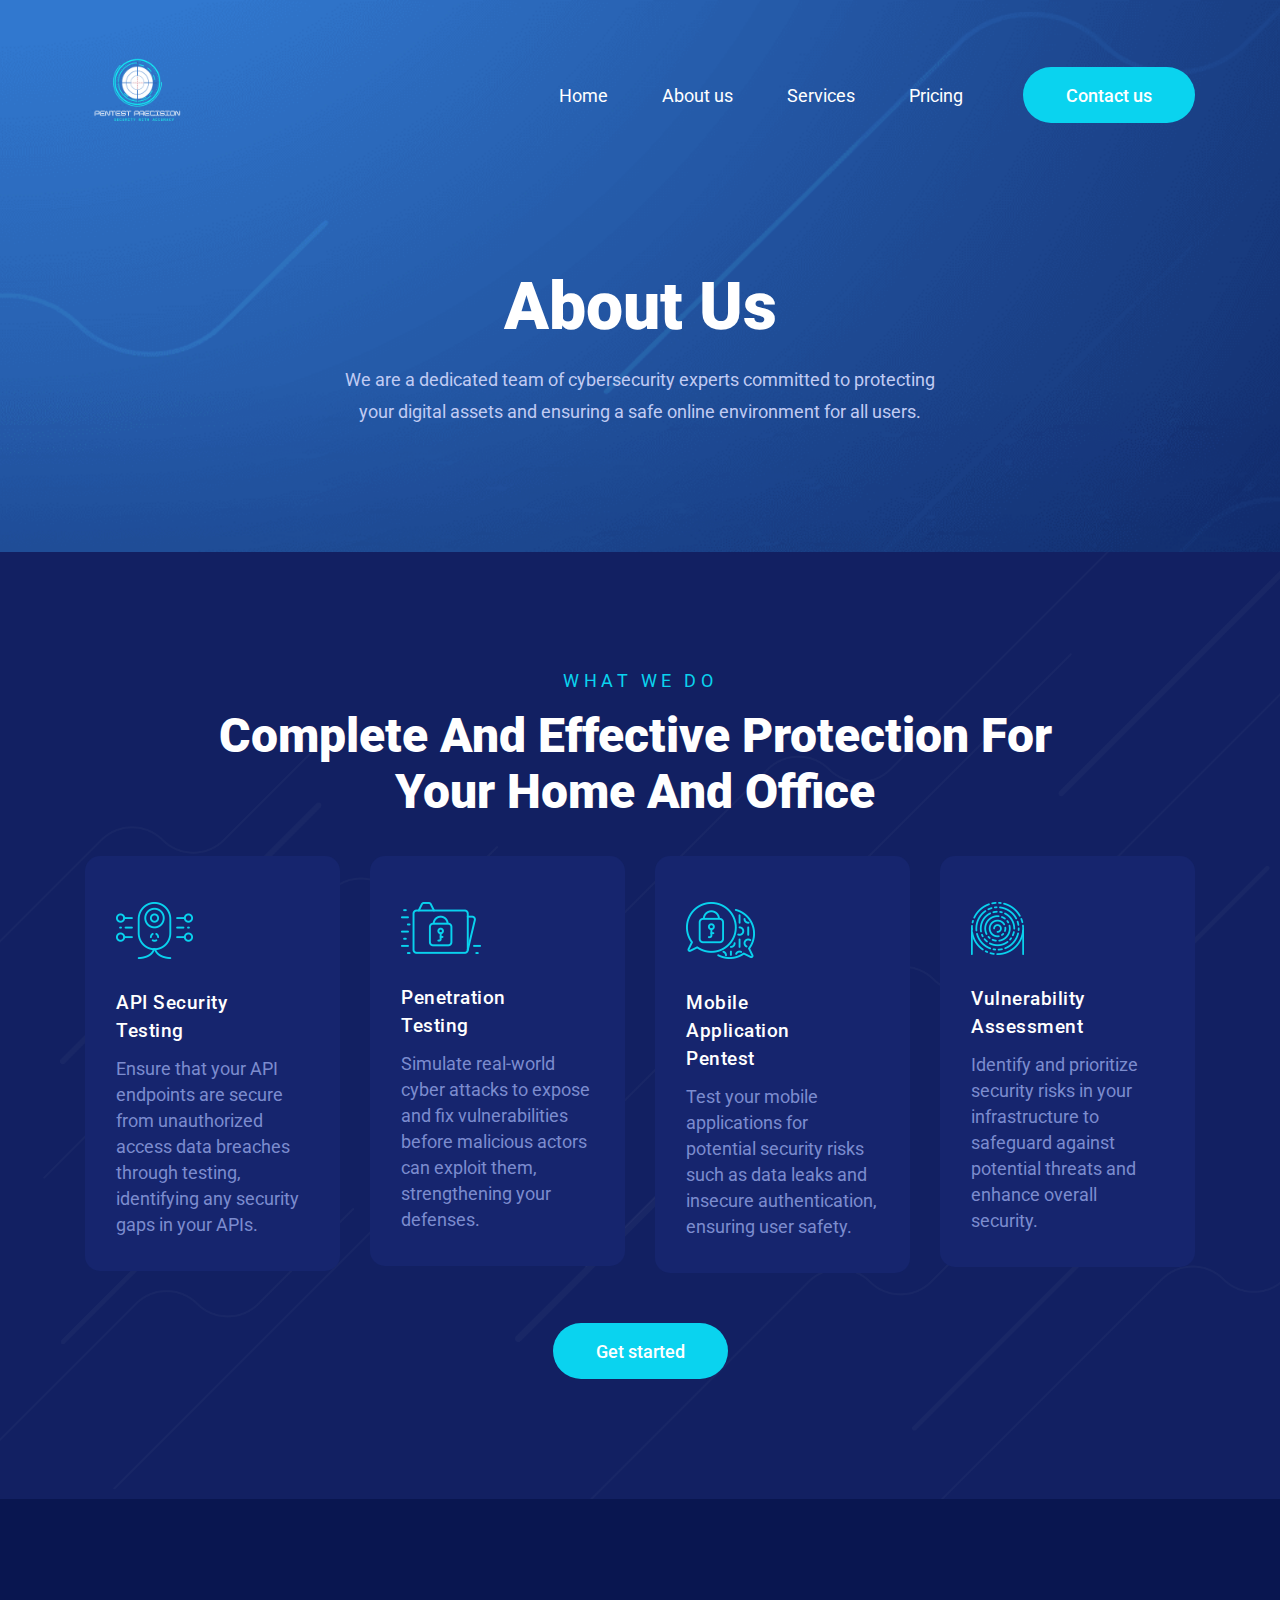
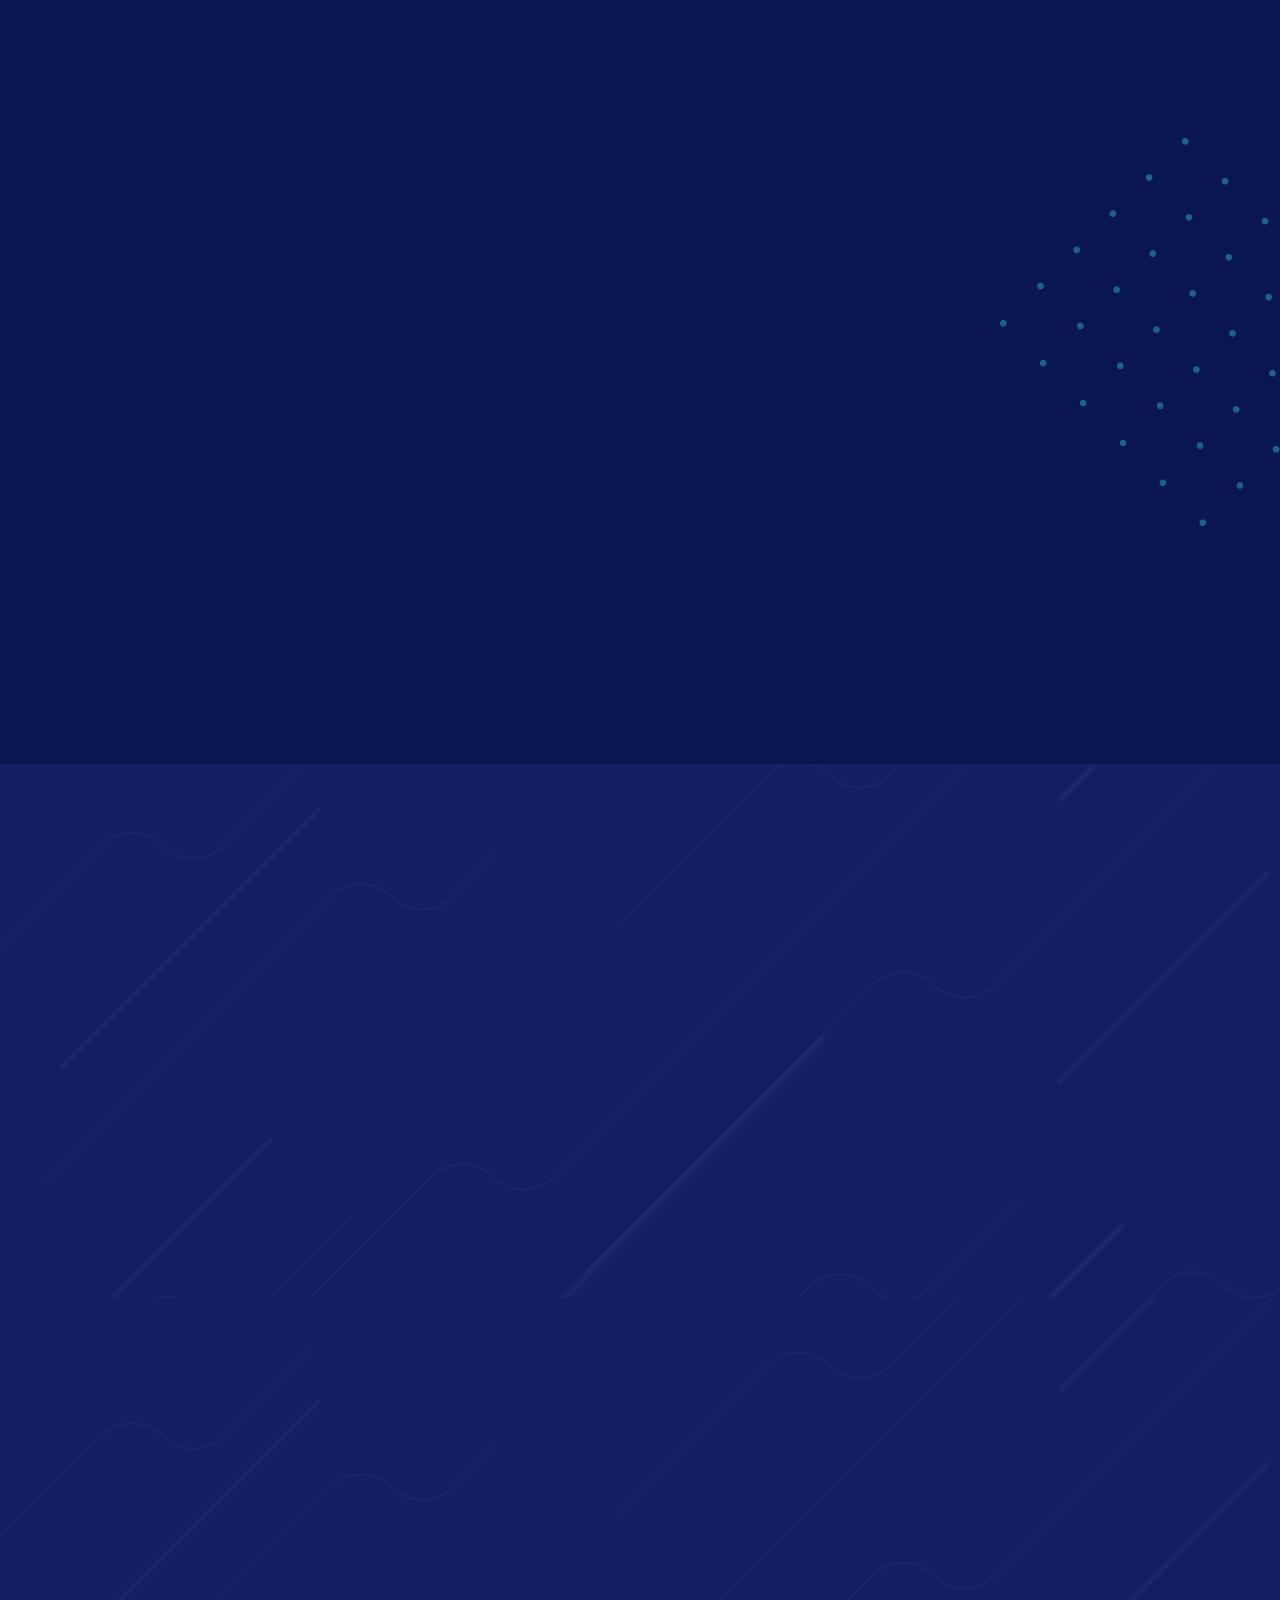
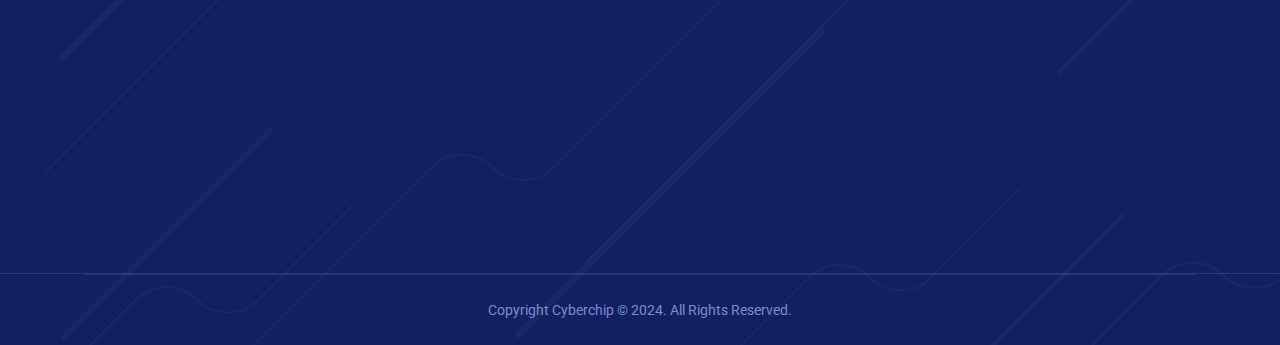
<file: about.html>
<!DOCTYPE html>
<html lang="zxx">
   <head>
      <meta name="viewport" content="width=device-width, initial-scale=1">
      <meta http-equiv="Content-Type" content="text/html; charset=utf-8"/>
      <link rel="stylesheet" href="assets/css/animate.css">
      <link rel="stylesheet" href="https://pro.fontawesome.com/releases/v5.10.0/css/all.css" integrity="sha384-AYmEC3Yw5cVb3ZcuHtOA93w35dYTsvhLPVnYs9eStHfGJvOvKxVfELGroGkvsg+p" crossorigin="anonymous"/>
      <link rel="stylesheet" href="assets/bootstarp/bootstrap.min.css">
      <link rel="stylesheet" href="assets/css/super-classes.css">
      <link rel="stylesheet" href="assets/css/style.css">
      <link rel="stylesheet" href="assets/css/mobile.css">
      <title> PentestPrecision | About-us</title>
   </head>
   <body>
      <!---header-and-banner-section-->
      <div class="header-and-banner-con w-100">
         <div class="header-and-banner-inner-con overlay-content">
            <!--navbar-start-->
            <header>
               <div class="container">
                  <div class="header-con">
                     <nav class="navbar navbar-expand-lg navbar-light p-0">
                        <a class="navbar-brand p-0" href="index.html">
                           <img
                           src="assets/image/pp logo.png"
                           alt="logo-img"
                           class="img-fluid"
                           style="width: 200px; height: auto; max-width: 50%;"
                           
                         />
                        </a>
                        <button class="navbar-toggler p-0 collapsed" type="button" data-toggle="collapse" data-target="#navbarSupportedContent" aria-controls="navbarSupportedContent" aria-expanded="false" aria-label="Toggle navigation">
                        <span class="navbar-toggler-icon"></span>
                        <span class="navbar-toggler-icon"></span>
                        <span class="navbar-toggler-icon"></span>
                        </button>
                        <div class="collapse navbar-collapse justify-content-end" id="navbarSupportedContent">
                           <ul class="navbar-nav">
                              <li class="nav-item active">
                                 <a class="nav-link text-white p-0" href="index.html">Home<span class="sr-only">(current)</span></a>
                              </li>
                              <li class="nav-item">
                                 <a class="nav-link text-white p-0" href="about.html">About us</a>
                              </li>
                              <li class="nav-item">
                                 <a class="nav-link text-white p-0" href="services.html"> Services </a>
                              </li>
                              <li class="nav-item">
                                 <a class="nav-link text-white p-0" href="pricing.html"> Pricing</a>
                              </li>
                              
                           </ul>
                           <a href="contact.html" class=" my-2 my-sm-0 contact-btn">Contact us</a>
                        </div>
                     </nav>
                  </div>
               </div>
            </header>
            <!--navbar-end-->
            <!--banner-start-->
            <section class="banner-main-con about-page-main-banner-con">
               <div class="container">
                  <div class="banner-con about-page-banner-con text-center">
                     <div class="row wow slideInLeft">
                        <div class="col-lg-12">
                           <div class="about-page-banner-title">
                              <h1>About Us</h1>
                              <p class="mb-0">We are a dedicated team of cybersecurity experts committed to protecting your digital assets and ensuring a safe online environment for all users.
                              </p>
                           </div>
                        </div>
                     </div>
                  </div>
               </div>
            </section>
            <!--banner-end-->
            <!--- Effective-section-->
            <section>
               <div class="Effective-con bg-overly-img w-100">
                  <div class="container overlay-content">
                    <div class="Effective-sec-heading text-center">
                      <h5>What we do</h5>
                      <h2>Complete And Effective Protection For Your Home And Office</h2>
                    </div>
                    <div class="row wow fadeInUp">
                      <div class="col-lg-3 col-md-6 col-12">
                        <div class="Effective-sec-item mb-lg-0 mb-4">
                          <figure>
                            <img
                              src="assets/image/Effective-sec-item-img1.png"
                              alt="Effective-sec-item-img"
                              class="img-fluid"
                            />
                          </figure>
                          <div class="Effective-sec-item-title">
                            <h4 class="mb-0">API Security Testing</h4>
                            <p class="mb-0">
                              Ensure that your API endpoints are secure from unauthorized access 
                              data breaches through testing, identifying any security 
                              gaps in your APIs.
                            </p>
                          </div>
                        </div>
                      </div>
                      <div class="col-lg-3 col-md-6 col-12">
                        <div class="Effective-sec-item mb-lg-0 mb-4">
                          <figure>
                            <img
                              src="assets/image/Effective-sec-item-img2.png"
                              alt="Effective-sec-item-img"
                              class="img-fluid"
                            />
                          </figure>
                          <div class="Effective-sec-item-title">
                            <h4 class="mb-0">Penetration Testing</h4>
                            <p class="mb-0">
                              Simulate real-world cyber attacks to expose and fix vulnerabilities 
                              before malicious actors can exploit them, strengthening your defenses.
                            </p>
                          </div>
                        </div>
                      </div>
                      <div class="col-lg-3 col-md-6 col-12">
                        <div class="Effective-sec-item Effective-sec-item3">
                          <figure>
                            <img
                              src="assets/image/Effective-sec-item-img3.png"
                              alt="Effective-sec-item-img"
                              class="img-fluid"
                            />
                          </figure>
                          <div class="Effective-sec-item-title">
                            <h4 class="mb-0">Mobile Application Pentest</h4>
                            <p class="mb-0">
                              Test your mobile applications for potential security risks such 
                              as data leaks and insecure authentication, ensuring user safety.
                            </p>
                          </div>
                        </div>
                      </div>
                      <div class="col-lg-3 col-md-6 col-12">
                        <div class="Effective-sec-item">
                          <figure>
                            <img
                              src="assets/image/Effective-sec-item-img4.png"
                              alt="Effective-sec-item-img"
                              class="img-fluid"
                            />
                          </figure>
                          <div class="Effective-sec-item-title">
                            <h4 class="mb-0">Vulnerability Assessment</h4>
                            <p class="mb-0">
                              Identify and prioritize security risks in your infrastructure 
                              to safeguard against potential threats and enhance overall security.
                            </p>
                          </div>
                        </div>
                      </div>
                      <div class="Effective-link ml-auto mr-auto">
                        <a href="about.html" class="contact-btn">Get started</a>
                      </div>
                    </div>
                  </div>
                </div>
            </section>
            <!--- Effective-section-->
         </div>
      </div>
      <!---header-and-banner-section-->
      <!---information-section-->
      <section>
         <div class="informationmain-con dots-left-img information-about-page-con w-100 pt-0">
            <div class="container overlay-content">
               <div class="row">
                  <div class="col-lg-6 col-md-6 col-sm-12 informationmain-left-con wow slideInLeft">
                     <div class="informationmainleft-sec-img">
                        <figure class="mb-0">
                           <img src="assets/image/informationmain-about-page-left-sec-img.png" alt="informationmain-about-page-left-sec-img">
                        </figure>
                     </div>
                  </div>
                  <div class="col-lg-6 col-md-6 col-sm-12 informationmain-right-con wow slideInRight">
                     <div class="informationmain-right-heading">
                        <h5>Who we are</h5>
                        <h2>Reduce Risk in Your Workflow and Increase Productivity</h2>
                     </div>
                     <div class="informationmain-right-content">
                        <p>
                           We are a team dedicated to helping businesses optimize their workflows, minimize risks, and maximize productivity. 
                           By identifying and addressing potential obstacles early on, we enable companies to streamline operations 
                           and focus on what truly matters. Our solutions empower you to work smarter, not harder, ensuring seamless 
                           processes and long-term success.
                        </p>
                        <ul class="mb-0 list">
                           <li><i class="fas fa-check-circle"></i>We provide comprehensive workflow assessments to minimize inefficiencies.</li>
                           <li><i class="fas fa-check-circle"></i>Our risk management strategies prevent costly disruptions and downtime.</li>
                           <li><i class="fas fa-check-circle"></i>We specialize in automation tools that enhance productivity and reduce manual tasks.</li>
                           <li><i class="fas fa-check-circle"></i>We ensure compliance with industry standards, helping you avoid regulatory risks.</li>
                        </ul>
                     </div>
                  </div>
               </div>
            </div>
         </div>
      </section>
      <!---information-section-->
      <!---Cyber-Security-section-->
      <section>
         <div class="Cyber-Security-con about-page-Cyber-main-con bg-overly-img w-100">
            <div class="container overlay-content">
               <div class="row wow fadeInUp">
                  <div class="col-lg-12 col-md-12 Cyber-Security-left-con">
                     <div class="row Cyber-Security-left-main-con mb-0">
                        <div class="col-lg-3 col-md-6 col-sm-6 mb-lg-0 mb-sm-4 text-center">
                           <div class="Cyber-Security-left-card-con">
                              <div class="Cyber-Security-left-card-img">
                                 <figure>
                                    <img src="assets/image/Cyber-Security-left-card-img1.png" alt="Cyber-Security-left-card-img" class="img-fluid">
                                 </figure>
                              </div>
                              <div class="Cyber-Security-left-card-title">
                                 <h3 class="count">3329</h3>
                                 <p class="mb-0">Global Projects</p>
                              </div>
                           </div>
                        </div>
                        <div class="col-lg-3 col-md-6 col-sm-6 mb-lg-0 mb-sm-4 text-center">
                           <div class="Cyber-Security-left-card-con">
                              <div class="Cyber-Security-left-card-img">
                                 <figure>
                                    <img src="assets/image/Cyber-Security-left-card-img2.png" alt="Cyber-Security-left-card-img" class="img-fluid">
                                 </figure>
                              </div>
                              <div class="Cyber-Security-left-card-title">
                                 <h3 class="count">4587</h3>
                                 <p class="mb-0">Clients Protect</p>
                              </div>
                           </div>
                        </div>
                        <div class="col-lg-3 col-md-6 col-sm-6 text-center">
                           <div class="Cyber-Security-left-card-con">
                              <div class="Cyber-Security-left-card-img">
                                 <figure>
                                    <img src="assets/image/Cyber-Security-left-card-img3.png" alt="Cyber-Security-left-card-img" class="img-fluid">
                                 </figure>
                              </div>
                              <div class="Cyber-Security-left-card-title">
                                 <h3 class="count d-inline-block">100</h3>
                                 <span class="text-white static-txt2">%</span>
                                 <p class="mb-0">Service Guarantee</p>
                              </div>
                           </div>
                        </div>
                        <div class="col-lg-3 col-md-6 col-sm-6 text-center">
                           <div class="Cyber-Security-left-card-con mb-0">
                              <div class="Cyber-Security-left-card-img">
                                 <figure>
                                    <img src="assets/image/Cyber-Security-left-card-img4.png" alt="Cyber-Security-left-card-img" class="img-fluid">
                                 </figure>
                              </div>
                              <div class="Cyber-Security-left-card-title d-inline-block position-relative">
                                 <h3 class="count">7845</h3>
                                 <span class="text-white position-absolute static-txt">+</span>
                                 <p class="mb-0">Experts Team</p>
                              </div>
                           </div>
                        </div>
                        <div class="about-page-Cyber-Security-link ml-auto mr-auto">
                           <a href="pricing.html" class="contact-btn">Get started</a>
                        </div>
                     </div>
                  </div>
               </div>
            </div>
         </div>
      </section>
      <!---Cyber-Security-section-->
      <!-- blog-post-section -->
     <!--   <section>
         <div class="blog-post-con about-page-blog-post-con">
            <div class="container">
               <div class="blog-post-details-con">
                  <div class="row">
                     <div class="col-lg-4 col-md-4 col-sm-4 col-12 mb-lg-0 mb-md-0 mb-sm-0 mb-4 wow fadeInUp">
                        <div class="blog-post-details-sec-img float-left">
                           <img src="assets/image/check-box-icon.png" alt="check-box-icon" class="img-fluid">
                        </div>
                        <div class="blog-post-details-heading-sec">
                           <div class="blog-post-details-sec-title">
                              <h4>Extremely Low Response Time</h4>
                           </div>
                           <div class="blog-post-details-sec-content">
                              <p class="mb-0">
                                 Our services guarantee a rapid response time, ensuring optimal performance for your applications 
                                 at all times. You can rely on us for quick action and solutions to any issues.
                              </p>
                           </div>
                        </div>
                     </div>
                     <div class="col-lg-4 col-md-4 col-sm-4 col-12 mb-lg-0 mb-md-0 md-sm-0 mb-4 wow fadeInUp">
                        <div class="blog-post-details-sec-img float-left">
                           <img src="assets/image/check-box-icon.png" alt="check-box-icon" class="img-fluid">
                        </div>
                        <div class="blog-post-details-heading-sec">
                           <div class="blog-post-details-sec-title">
                              <h4>Always Ready for Your Growth</h4>
                           </div>
                           <div class="blog-post-details-sec-content">
                              <p class="mb-0">
                                 We are dedicated to supporting your growth with scalable solutions that adapt to your evolving needs. 
                                 Our team is always prepared to assist you in expanding your business.
                              </p>
                           </div>
                        </div>
                     </div>
                     <div class="col-lg-4 col-md-4 col-sm-4 col-12 wow fadeInUp">
                        <div class="blog-post-details-sec-img float-left">
                           <img src="assets/image/check-box-icon.png" alt="check-box-icon" class="img-fluid">
                        </div>
                        <div class="blog-post-details-heading-sec">
                           <div class="blog-post-details-sec-title">
                              <h4>Understanding Security & Compliance</h4>
                           </div>
                           <div class="blog-post-details-sec-content">
                              <p class="mb-0">
                                 Our expertise in security and compliance ensures that your systems meet industry standards and protect 
                                 your data. We prioritize your safety with comprehensive security measures.
                              </p>
                           </div>
                           
                        </div>
                     </div>
                  </div>
                  
               </div>
               
            </div>
            
               
      </section>
     blog-post-section -->
      <!-- weight-footer-section -->
      <section>
         <div class="weight-footer-main-con bg-overly-img">
            <div class="container overlay-content">
               <div class="weight-footer-item-con">
                  <div class="row wow fadeInUp">
                     <div class="col-lg-4 col-md-12 col-12 text-lg-left text-md-center">
                        <div class="weight-footer-item weight-footer-item1 mb-lg-0 mb-3">
                           <div class="weight-footer-item-img">
                              <figure>
                                 <img
                    src="assets/image/pp logo.png"
                    alt="logo-img"
                    class="img-fluid"
                    style="width: 200px; height: auto; max-width: 100%"
                  />
                              </figure>
                           </div>
                           <div class="weight-footer-item-content">
                              <p class="mb-xl-0 mb-lg-0 mb-md-4 weight-footer-item1-content">We are dedicated to safeguarding your data and privacy, ensuring a 
                                 seamless experience while offering expert solutions to tackle modern 
                                 cybersecurity challenges.
                           </div>
                        </div>
                     </div>
                     <div class="col-lg-2 col-md-3 col-5">
                        <div class="weight-footer-item mb-lg-0 mb-md-0 mb-3">
                           <div class="weight-footer-item-title">
                              <h3>About Us</h3>
                           </div>
                           <div class="weight-footer-item-link">
                              <ul class="list-unstyled mb-0">
                                 <li>
                                    <a href="about.html">
                                    About us
                                    </a>
                                 </li>
                                 <li>
                                    <a href="services.html">
                                    Services
                                    </a>
                                 </li>
                                 <li>
                                    <a href="pricing.html">
                                    Pricing
                                    </a>
                                 </li>
                                 
                                 <li class="mb-0">
                                    <a href="contact.html">
                                    Contact us
                                    </a> 
                                 </li>
                              </ul>
                           </div>
                        </div>
                     </div>
                     <div class="col-lg-3 col-md-4 col-7">
                        <div class="weight-footer-item mb-lg-0 mb-md-0 mb-3">
                           <div class="weight-footer-item-title">
                              <h3>Our Services</h3>
                           </div>
                           <div class="weight-footer-item-content weight-footer-item-link">
                              <ul class="list-unstyled mb-0 social-icon-list">
                                 <li class="weight-footer-item2-content col-lg-11 pl-0 pr-0">121 King Street Melbourne,
                                    3000,  Australia
                                 </li>
                                 <li>
                                    <a href="mailto:info@Cyberchip.com">
                                    info@Cyberchip.com 
                                    </a>
                                 </li>
                                 <li>
                                    <a href="tel:+123456789">+1 23 45 6789</a>
                                 </li>
                                 <li class="d-inline-block mb-0"><a href="https://www.facebook.com/"><i class="fab fa-facebook-f"></i></a></li>
                                 <li class="d-inline-block mb-0"><a href="https://twitter.com/?lang=en"><i class="fab fa-twitter"></i></a></li>
                                 <li class="d-inline-block mb-0"><a href="https://www.instagram.com/"><i class="fab fa-instagram"></i></a></li>
                              </ul>
                           </div>
                        </div>
                     </div>
                     <div class="col-lg-3 col-md-5 col-12">
                        <div class="weight-footer-item mb-0">
                           <div class="weight-footer-item-title">
                              <h3 class="Newsletter-title">Newsletter</h3>
                           </div>
                           <div class="weight-footer-item-form">
                              <div class="weight-footer-item-form-input">
                                 <input type="email" placeholder="Enter your email">
                                 <button class="border-0" value="">
                                 <img src="assets/image/submit-img.png" alt="submit-img" class="img-fluid">
                                 </button>
                              </div>
                              <div class="form-group mb-0">
                                 <input type="checkbox" id="html">
                                 <label for="html" class="checkbox-details mb-0">I Agree to the Terms</label>
                              </div>
                           </div>
                        </div>
                     </div>
                  </div>
               </div>
            </div>
            <div class="footer-con">
               <div class="container overlay-content">
                  <div class="row">
                     <div class="col-lg-12">
                        <div class="footer-con text-center">
                           <p>Copyright Cyberchip © 2024. All Rights Reserved.</p>
                        </div>
                     </div>
                  </div>
               </div>
            </div>
         </div>
      </section>
      <!-- weight-footer-section -->
      <script src="assets/js/wow.js"></script>
      <script>
         new WOW().init();
      </script>
      <script src="assets/js/jquery-3.6.0.min.js"> </script>
      <script src="assets/js/popper.min.js"> </script>
      <script src="assets/js/bootstrap.min.js"> </script>
      <script src="assets/js/custom-script.js"> </script>
   </body>
</html>
</file>
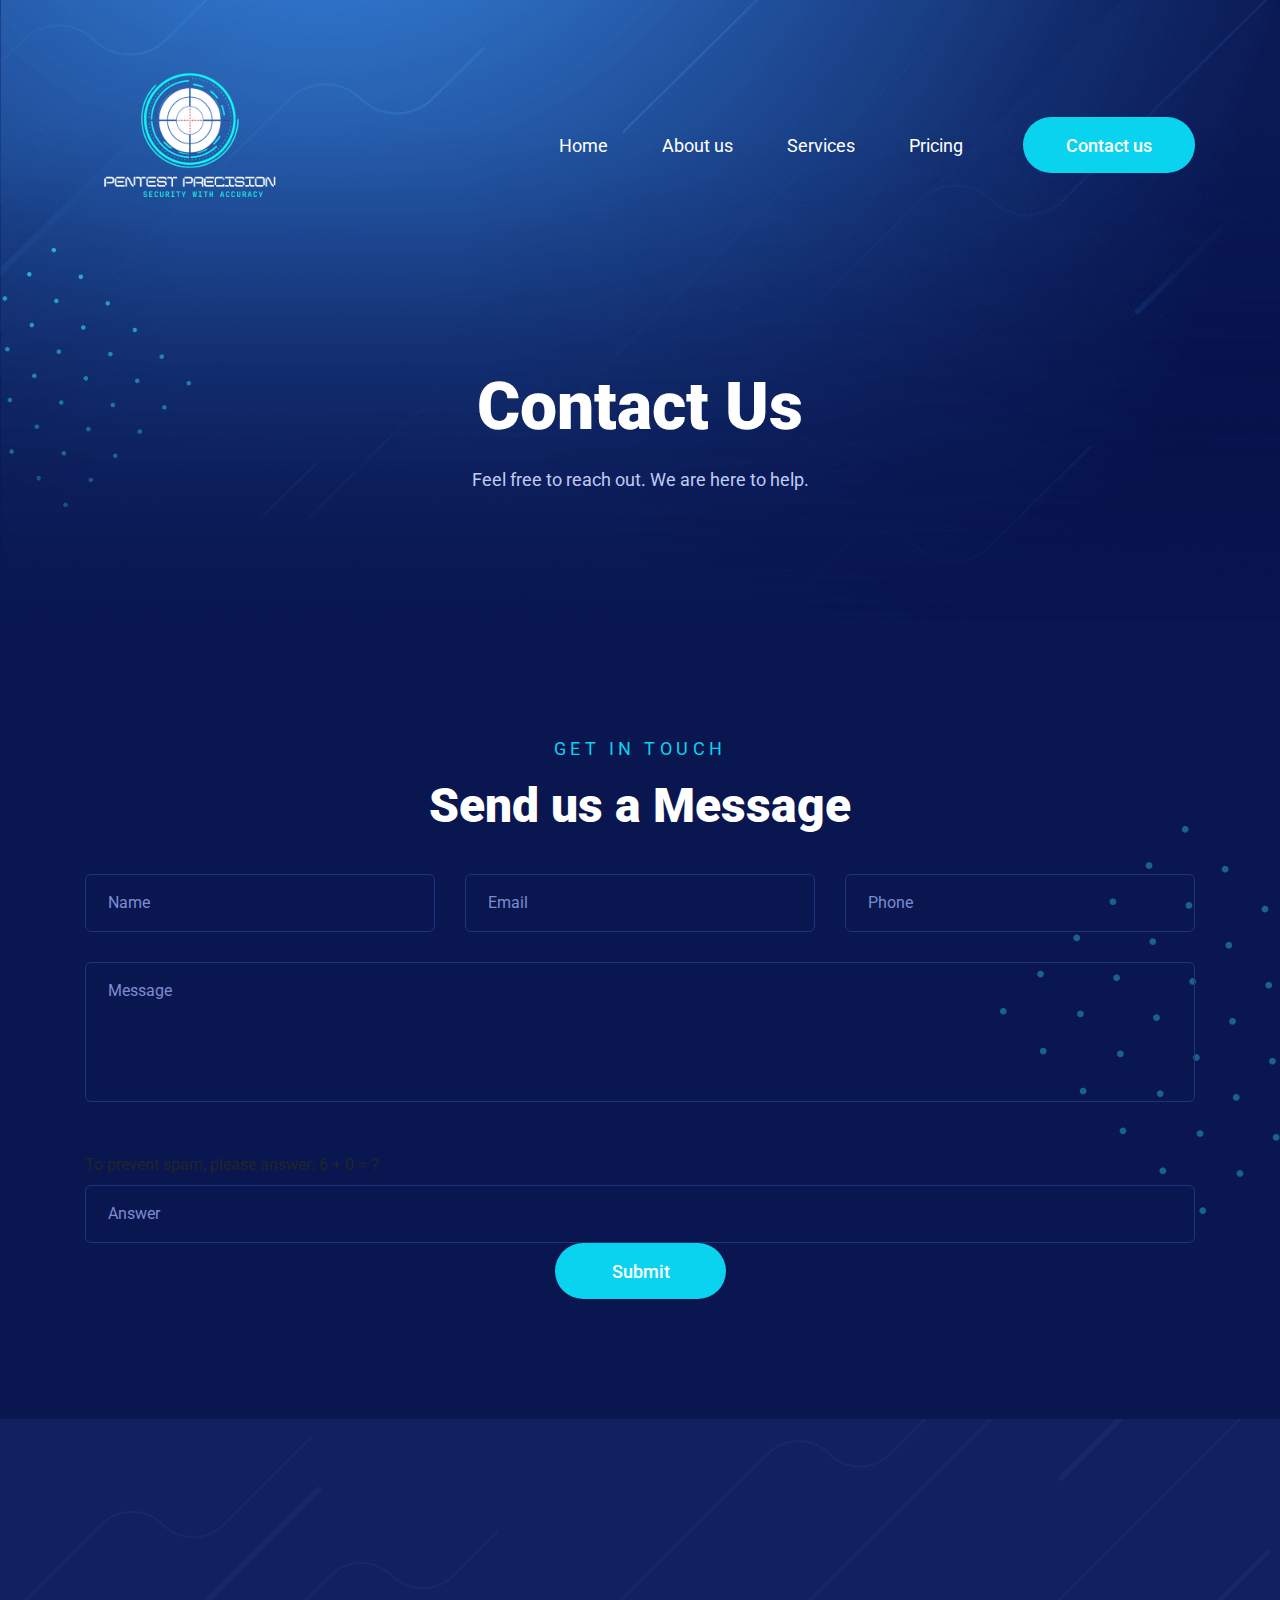
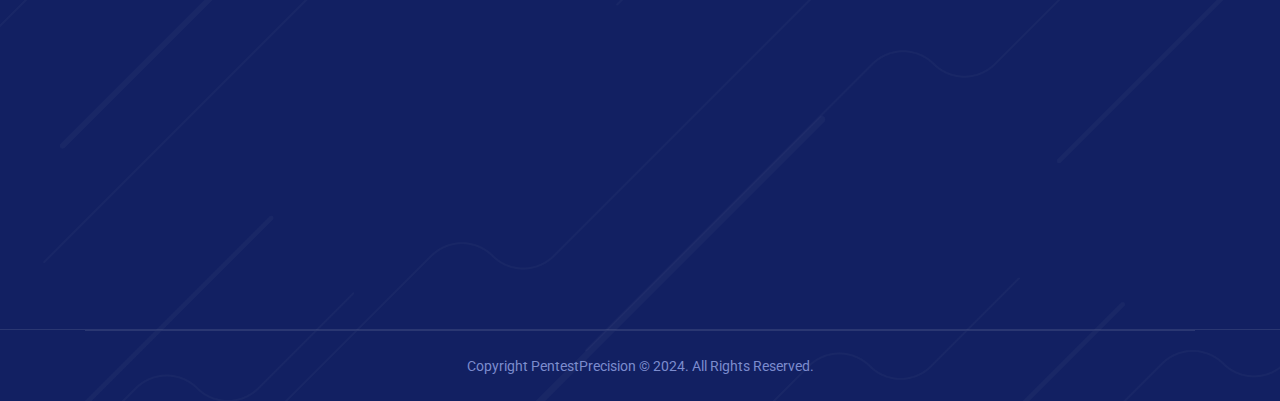
<file: contact.html>
<!DOCTYPE html>
<html lang="zxx">
   <head>
      <meta name="viewport" content="width=device-width, initial-scale=1">
      <meta http-equiv="Content-Type" content="text/html; charset=utf-8"/>
      <link rel="stylesheet" href="assets/css/animate.css">
      <link rel="stylesheet" href="https://pro.fontawesome.com/releases/v5.10.0/css/all.css" integrity="sha384-AYmEC3Yw5cVb3ZcuHtOA93w35dYTsvhLPVnYs9eStHfGJvOvKxVfELGroGkvsg+p" crossorigin="anonymous"/>
      <link rel="stylesheet" href="assets/bootstarp/bootstrap.min.css">
      <link rel="stylesheet" href="assets/css/super-classes.css">
      <link rel="stylesheet" href="assets/css/style.css">
      <link rel="stylesheet" href="assets/css/mobile.css">
      <title>PentestPrecision | Contact-us</title>
   </head>
   <body>
      <!---header-and-banner-section-->
      <div class="header-and-banner-con w-100">
         <div class="header-and-banner-inner-con overlay-content">
            <!--navbar-start-->
            <header>
               <div class="container">
                  <div class="header-con">
                     <nav class="navbar navbar-expand-lg navbar-light p-0">
                        <a class="navbar-brand p-0" href="index.html">
                           <img
                           src="assets/image/pp logo.png"
                           alt="logo-img"
                           class="img-fluid"
                           style="width: 200px; height: auto; max-width: 100%;"
                           
                         />
                        </a>
                        <button class="navbar-toggler p-0 collapsed" type="button" data-toggle="collapse" data-target="#navbarSupportedContent" aria-controls="navbarSupportedContent" aria-expanded="false" aria-label="Toggle navigation">
                        <span class="navbar-toggler-icon"></span>
                        <span class="navbar-toggler-icon"></span>
                        <span class="navbar-toggler-icon"></span>
                        </button>
                        <div class="collapse navbar-collapse justify-content-end" id="navbarSupportedContent">
                           <ul class="navbar-nav">
                              <li class="nav-item active">
                                 <a class="nav-link text-white p-0" href="index.html">Home<span class="sr-only">(current)</span></a>
                              </li>
                              <li class="nav-item">
                                 <a class="nav-link text-white p-0" href="about.html">About us</a>
                              </li>
                              <li class="nav-item">
                                 <a class="nav-link text-white p-0" href="services.html"> Services </a>
                              </li>
                              <li class="nav-item">
                                 <a class="nav-link text-white p-0" href="pricing.html"> Pricing</a>
                              </li>
                              
                           </ul>
                           <a href="contact.html" class=" my-2 my-sm-0 contact-btn">Contact us</a>
                        </div>
                     </nav>
                  </div>
               </div>
            </header>
            <!--navbar-end-->
            <!--banner-start-->
            <section class="banner-main-con about-page-main-banner-con">
               <div class="container">
                  <div class="banner-con about-page-banner-con text-center">
                     <div class="row wow slideInLeft">
                        <div class="col-lg-12">
                           <div class="about-page-banner-title">
                              <h1>Contact Us</h1>
                              <p class="mb-0">Feel free to reach out. We are here to help.
                              </p>
                           </div>
                        </div>
                     </div>
                  </div>
               </div>
            </section>
            <!--banner-end-->
            <!--- Effective-section
            <section>
               <div class="Effective-con about-page-Effective-con service-Effective-con w-100 pt-0">
                  <div class="container">
                     <div class="row service-Effective-con-item mb-0 contact-box-card wow fadeInUp">
                        <div class="col-lg-4 col-md-4 col-12">
                           <div class="Effective-sec-item mb-lg-0 mb-md-0 mb-4">
                              <div class="Effective-sec-item-img">
                                 <figure>
                                    <img src="assets/image/contact-card-img1.png" alt="contact-card-img" class="img-fluid">
                                 </figure>
                              </div>
                              <div class="Effective-sec-item-title">
                                 <h4 class="mb-0">Location</h4>
                                 <p class="mb-0">121 King Street, Melbourne 
                                    Victoria 3000 Australia
                                 </p>
                              </div>
                           </div>
                        </div>
                        <div class="col-lg-4 col-md-4 col-12">
                           <div class="Effective-sec-item mb-lg-0 mb-md-0 mb-4">
                              <div class="Effective-sec-item-img">
                                 <figure>
                                    <img src="assets/image/contact-card-img2.png" alt="contact-card-img" class="img-fluid">
                                 </figure>
                              </div>
                              <div class="Effective-sec-item-title">
                                 <h4 class="mb-0">Phone</h4>
                                 <p class="mb-0">+61 3 8376 6284
                                 </p>
                                 <p class="mb-0">+800 2345 6789</p>
                              </div>
                           </div>
                        </div>
                        <div class="col-lg-4 col-md-4 col-12">
                           <div class="Effective-sec-item Effective-sec-item3">
                              <div class="Effective-sec-item-img">
                                 <figure>
                                    <img src="assets/image/contact-card-img3.png" alt="contact-card-img" class="img-fluid">
                                 </figure>
                              </div>
                              <div class="Effective-sec-item-title">
                                 <h4 class="mb-0">Email</h4>
                                 <p class="mb-0">info@Cyberchip.com
                                 </p>
                                 <p class="mb-0">support@Cyberchip.com</p>
                              </div>
                           </div>
                        </div>
                     </div>
                  </div>
               </div>
            </section>
            <!--- Effective-section-->
         </div>
      </div>
      <!---header-and-banner-section-->
      <!--form-section-->
      <section>
         <div class="form-main-con dots-left-img">
            <div class="container overlay-content">
               <div class="form-title-con text-center wow slideInLeft">
                  <h5>Get in touch</h5>
                  <h2>Send us a Message</h2>
               </div>
               <form class="form-inner-con wow slideInLeft" id="contactpage" action="https://submit-form.com/S65Y35JmK" 
                     data-botpoison-public-key="pk_1169a008-a092-414c-bebe-b22ab9a2a9da"
                     target="_blank"
                     method="POST"
                     onsubmit="return validateMathAnswer()">
                  <!-- Custom Redirect Field -->
                  <input type="hidden" name="_redirect" value="https://www.pentestprecision.com/thanks.html">
                  <input type="hidden" name="_append" value="false" />
         
                  <div class="row">
                     <div class="col-lg-4 col-md-4 col-12">
                        <input type="text" placeholder="Name" name="name" id="name"> 
                     </div>
                     <div class="col-lg-4 col-md-4 col-12">
                        <input type="email" placeholder="Email" name="email" id="email"> 
                     </div>
                     <div class="col-lg-4 col-md-4 col-12">
                        <input type="tel" placeholder="Phone" name="phone" id="phone">
                     </div>
                  </div>
                  <div class="row">
                     <div class="col-lg-12">
                        <textarea class="w-100" placeholder="Message" rows="3" name="comments" id="comments"></textarea>
                     </div>
                  </div>
                  <div class="row">
                     <div class="col-lg-12">
                        <label for="mathQuestion">To prevent spam, please answer:</label>
                        <span id="mathQuestion"></span>
                        <input type="number" id="mathAnswer" placeholder="Answer" required>
                     </div>
                  </div>
                  <div class="row">
                     <div class="col-lg-12 text-center">
                        <button type="submit" id="submit" class="contact-btn">Submit</button>
                     </div>
                  </div>
               </form>
            </div>
         </div>
      </section>
      
      <script>
         // Generate a simple math question and validate the answer
         function generateMathQuestion() {
            const num1 = Math.floor(Math.random() * 10);
            const num2 = Math.floor(Math.random() * 10);
            const questionText = `${num1} + ${num2} = ?`;
            document.getElementById("mathQuestion").textContent = questionText;
            return num1 + num2;
         }
      
         let correctAnswer = generateMathQuestion();
      
         function validateMathAnswer() {
            const userAnswer = parseInt(document.getElementById("mathAnswer").value, 10);
            if (userAnswer !== correctAnswer) {
               alert("Please answer the math question correctly to submit the form.");
               return false;
            }
            return true;
         }
      </script>
      <!--form-section-->
      <!-- Map-section 
      <div class="Map-main-con">
         <div class="Map-main-inner-con wow slideInRight">
            <iframe  src="https://maps.google.com/maps?q=Level%201%2C%20121%20King%20Street%20Melbourne%2C%203000%2C%20Australia&amp;t=m&amp;z=20&amp;output=embed&amp;iwloc=near" title="Level 1, 121 King Street Melbourne, 3000, Australia" aria-label="Level 1, 121 King Street Melbourne, 3000, Australia" class="w-100 border-0 overflow-hidden m-0"></iframe>
         </div>
      </div>-->
      <!-- Map-section -->
      <!-- weight-footer-section -->
      <section>
         <div class="weight-footer-main-con bg-overly-img">
            <div class="container overlay-content">
               <div class="weight-footer-item-con">
                  <div class="row wow fadeInUp">
                     <div class="col-lg-4 col-md-12 col-12 text-lg-left text-md-center">
                        <div class="weight-footer-item weight-footer-item1 mb-lg-0 mb-3">
                          
                           <div class="weight-footer-item-content">
                              <p class="mb-xl-0 mb-lg-0 mb-md-4 weight-footer-item1-content">We are dedicated to safeguarding your data and privacy, ensuring a 
                                 seamless experience while offering expert solutions to tackle modern 
                                 cybersecurity challenges.
                              </p>
                           </div>
                        </div>
                     </div>
                     <div class="col-lg-2 col-md-3 col-5">
                        <div class="weight-footer-item mb-lg-0 mb-md-0 mb-3">
                           <div class="weight-footer-item-title">
                              <h3>About Us</h3>
                           </div>
                           <div class="weight-footer-item-link">
                              <ul class="list-unstyled mb-0">
                                 <li>
                                    <a href="about.html">
                                    About us
                                    </a>
                                 </li>
                                 <li>
                                    <a href="services.html">
                                    Services
                                    </a>
                                 </li>
                                 <li>
                                    <a href="pricing.html">
                                    Pricing
                                    </a>
                                 </li>
                                 
                                 </li>
                                 <li class="mb-0">
                                    <a href="contact.html">
                                    Contact us
                                    </a> 
                                 </li>
                              </ul>
                           </div>
                        </div>
                     </div>
                     <div class="col-lg-3 col-md-4 col-7">
                        <div class="weight-footer-item mb-lg-0 mb-md-0 mb-3">
                           <div class="weight-footer-item-title">
                              <h3>Our Services</h3>
                           </div>
                           <div class="weight-footer-item-link">
                              <ul class="list-unstyled mb-0">
                                 <li>
                                    <a href="services.html">
                                    Penetration Testing
                                    </a>
                                 </li>
                                 <li>
                                    <a href="services.html">
                                    Vulnerability Assessment
                                    </a>
                                 </li>
                                 <li>
                                    <a href="services.html">
                                    Web Application Testing
                                    </a>
                                 </li>
                                 <li>
                                    <a href="services.html">
                                    Mobile Application Testing
                                    </a>
                                 </li>
                                 <li>
                                    <a href="services.html">
                                    Security Audits
                                    </a>
                                 </li>
                                 <li>
                                    <a href="services.html">
                                    Security Consulting
                                    </a>
                                 </li>
                              </ul>
                           </div>
                        </div>
                     </div>
                     <div class="col-lg-3 col-md-5 col-12">
                        <div class="weight-footer-item mb-0">
                           <div class="weight-footer-item-title">
                              <h3 class="Newsletter-title">Newsletter</h3>
                           </div>
                           <div class="weight-footer-item-form">
                              <div class="weight-footer-item-form-input">
                                 <input type="email" placeholder="Enter your email">
                                 <button class="border-0" value="">
                                 <img src="assets/image/submit-img.png" alt="submit-img" class="img-fluid">
                                 </button>
                              </div>
                              <div class="form-group mb-0">
                                 <input type="checkbox" id="html">
                                 <label for="html" class="checkbox-details mb-0">I Agree to the Terms</label>
                              </div>
                           </div>
                        </div>
                     </div>
                  </div>
               </div>
            </div>
            <div class="footer-con">
               <div class="container overlay-content">
                  <div class="row">
                     <div class="col-lg-12">
                        <div class="footer-con text-center">
                           <p>Copyright PentestPrecision © 2024. All Rights Reserved.</p>
                        </div>
                     </div>
                  </div>
               </div>
            </div>
         </div>
      </section>
      <!-- weight-footer-section -->
      <script src="assets/js/wow.js"></script>
      <script>
         new WOW().init();
      </script>
      <script src="assets/js/jquery-3.6.0.min.js"> </script>
      <script src="assets/js/popper.min.js"> </script>
      <script src="assets/js/bootstrap.min.js"> </script>
   </body>
</html>
</file>
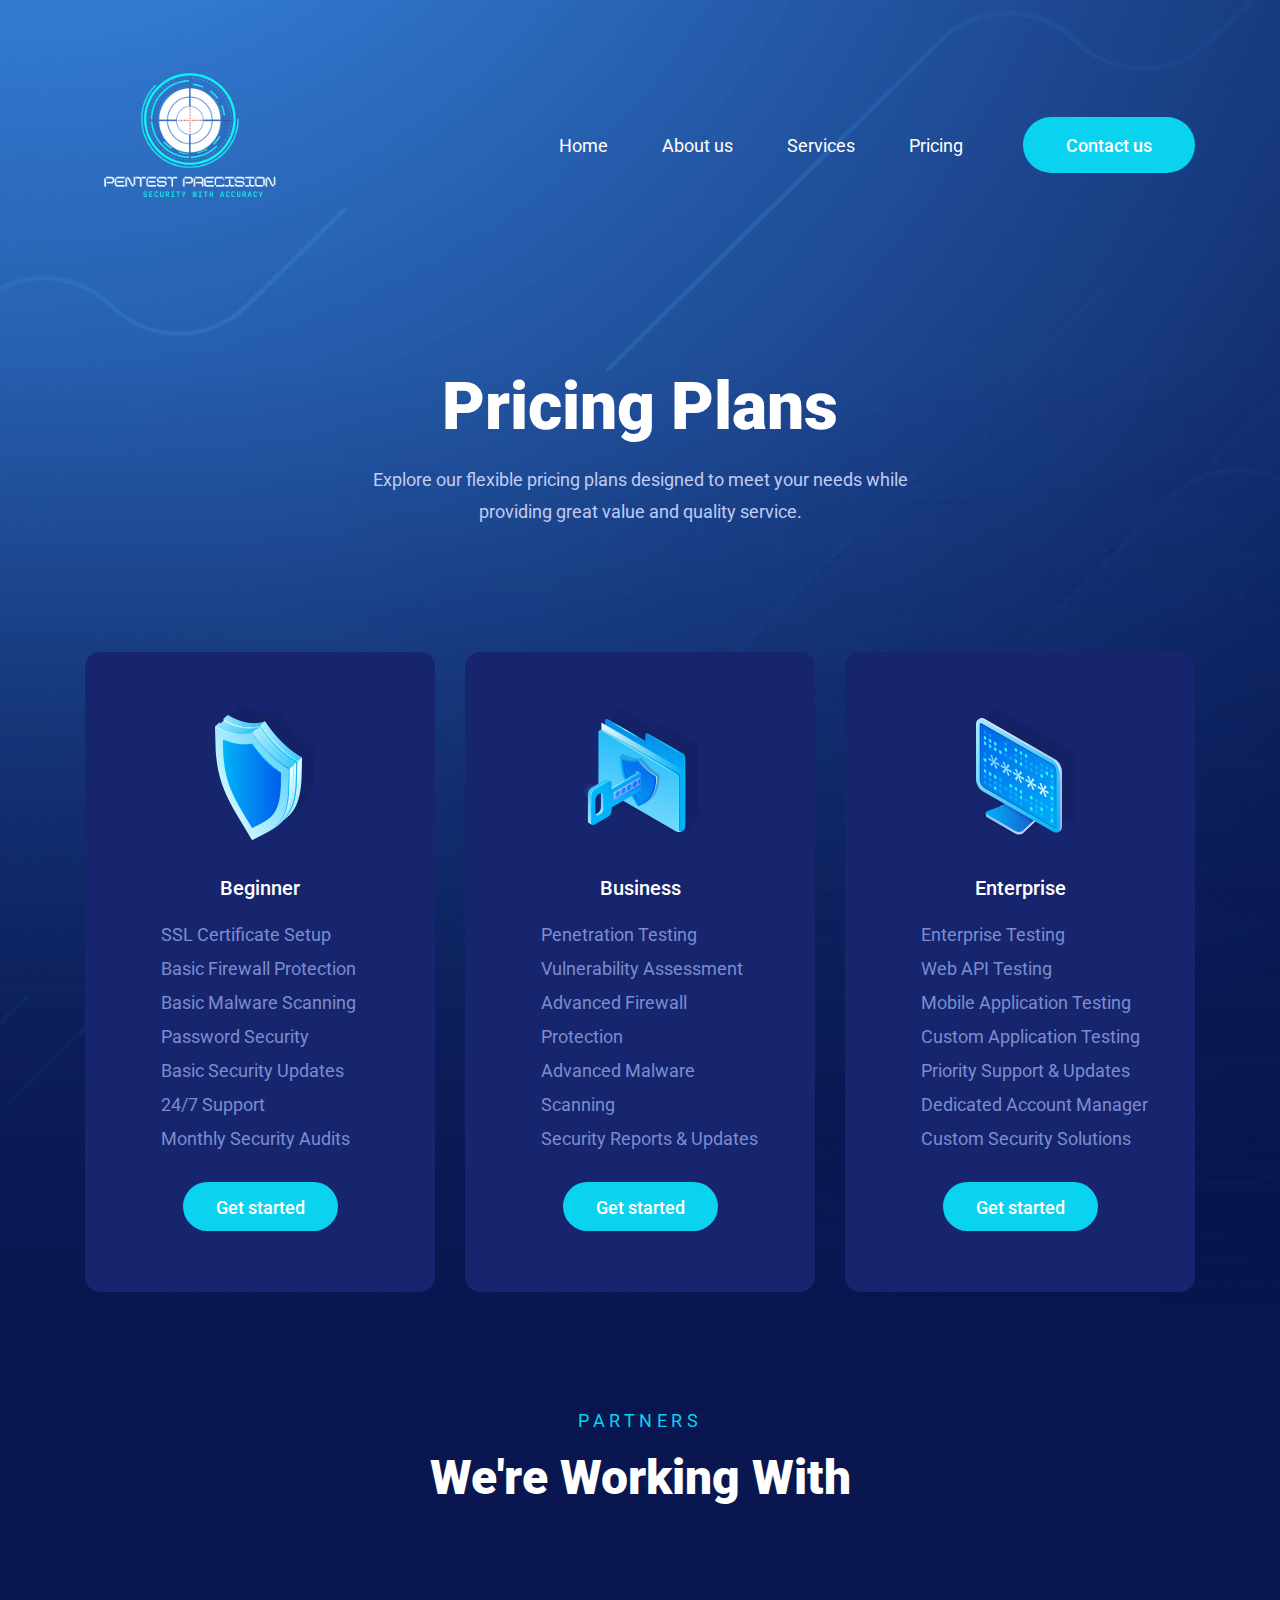
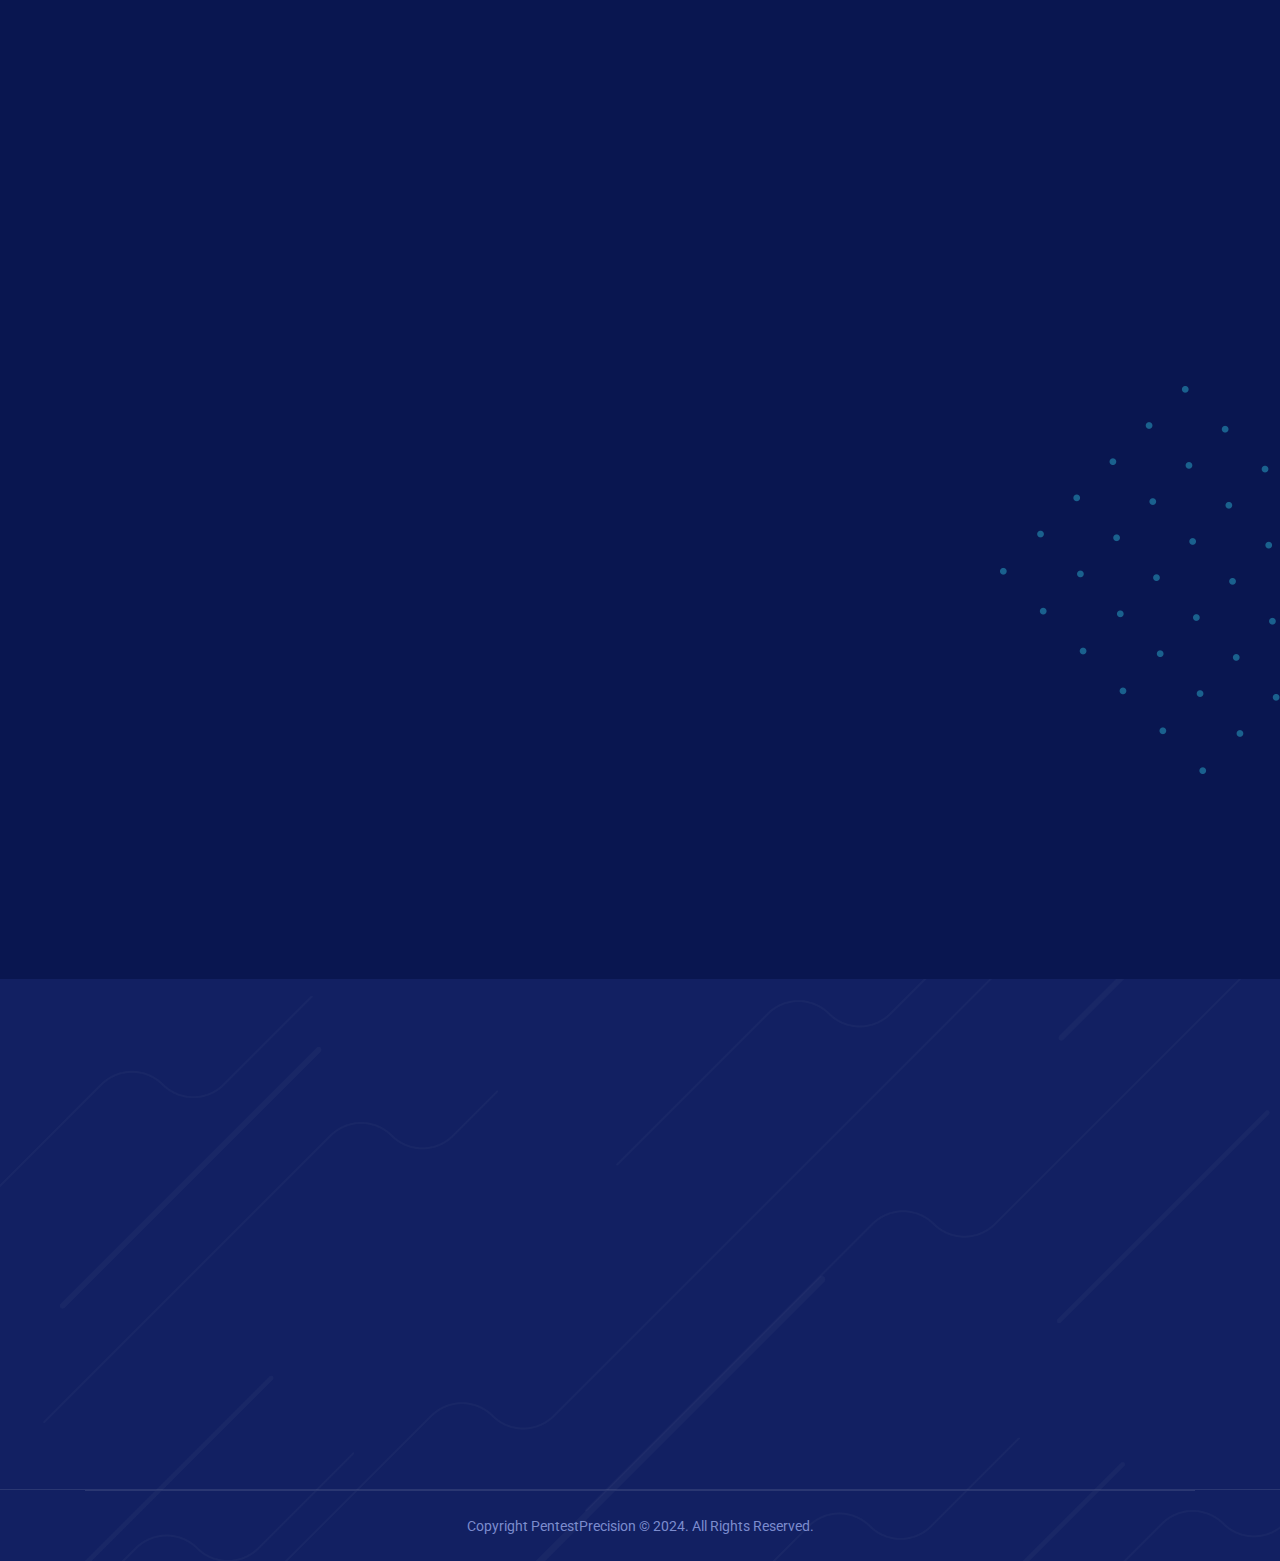
<file: pricing.html>
<!DOCTYPE html>
<html lang="zxx">
   <head>
      <meta name="viewport" content="width=device-width, initial-scale=1">
      <meta http-equiv="Content-Type" content="text/html; charset=utf-8"/>
      <link rel="stylesheet" href="assets/css/animate.css">
      <link rel="stylesheet" href="https://pro.fontawesome.com/releases/v5.10.0/css/all.css" integrity="sha384-AYmEC3Yw5cVb3ZcuHtOA93w35dYTsvhLPVnYs9eStHfGJvOvKxVfELGroGkvsg+p" crossorigin="anonymous"/>
      <link rel="stylesheet" href="assets/bootstarp/bootstrap.min.css">
      <link rel="stylesheet" href="assets/css/super-classes.css">
      <link rel="stylesheet" href="assets/css/style.css">
      <link rel="stylesheet" href="assets/css/mobile.css">
      <title>PentestPrecision| pricing</title>
   </head>
   <body>
      <!---header-and-banner-section-->
      <div class="header-and-banner-con w-100">
         <div class="header-and-banner-inner-con overlay-content">
            <!--navbar-start-->
            <header>
               <div class="container">
                  <div class="header-con">
                     <nav class="navbar navbar-expand-lg navbar-light p-0">
                        <a class="navbar-brand p-0" href="index.html">
                           <img
                           src="assets/image/pp logo.png"
                           alt="logo-img"
                           class="img-fluid"
                           style="width: 200px; height: auto; max-width: 100%"
                         />
                        </a>
                        <button class="navbar-toggler p-0 collapsed" type="button" data-toggle="collapse" data-target="#navbarSupportedContent" aria-controls="navbarSupportedContent" aria-expanded="false" aria-label="Toggle navigation">
                        <span class="navbar-toggler-icon"></span>
                        <span class="navbar-toggler-icon"></span>
                        <span class="navbar-toggler-icon"></span>
                        </button>
                        <div class="collapse navbar-collapse justify-content-end" id="navbarSupportedContent">
                           <ul class="navbar-nav">
                              <li class="nav-item active">
                                 <a class="nav-link text-white p-0" href="index.html">Home<span class="sr-only">(current)</span></a>
                              </li>
                              <li class="nav-item">
                                 <a class="nav-link text-white p-0" href="about.html">About us</a>
                              </li>
                              <li class="nav-item">
                                 <a class="nav-link text-white p-0" href="services.html"> Services </a>
                              </li>
                              <li class="nav-item">
                                 <a class="nav-link text-white p-0" href="pricing.html"> Pricing</a>
                              </li>
                              
                           </ul>
                           <a href="contact.html" class=" my-2 my-sm-0 contact-btn">Contact us</a>
                        </div>
                     </nav>
                  </div>
               </div>
            </header>
            <!--navbar-end-->
            <!--banner-start-->
            <section class="banner-main-con about-page-main-banner-con">
               <div class="container">
                  <div class="banner-con about-page-banner-con text-center">
                     <div class="row wow slideInLeft">
                        <div class="col-lg-12">
                           <div class="about-page-banner-title">
                              <h1>Pricing Plans</h1>
                              <p class="mb-0">Explore our flexible pricing plans designed to meet your needs while providing great value and quality service.
                              </p>
                           </div>
                        </div>
                     </div>
                  </div>
               </div>
            </section>
            <!--banner-end-->
            <!-- Pricing-section -->
            <section>
               <div class="Pricing-con Pricing-page-card pt-0">
                  <div class="container overlay-content">
                     <div class="row wow fadeInUp">
                        <div class="col-lg-4 col-md-4 col-12 mb-lg-0 mb-md-0 mb-4 Pricing-box-main-con">
                           <div class="Pricing-box-con">
                              <div class="Pricing-box-img text-center">
                                 <figure>
                                    <img src="assets/image/pricing-box-img1.png" alt="pricing-box-img" class="img-fluid">
                                 </figure>
                              </div>
                              <div class="Pricing-box-heading text-center">
                                 <h4>Beginner</h4>
                                 <h2></h2>
                                 <p></p>
                              </div>
                              <div class="Pricing-box-list text-xl-left text-lg-left text-md-left text-center">
                                 <ul class="list-unstyled list">
                                    <li><i class="fas fa-check-circle"></i>SSL Certificate Setup</li>
                                    <li><i class="fas fa-check-circle"></i>Basic Firewall Protection</li>
                                    <li><i class="fas fa-check-circle"></i>Basic Malware Scanning</li>
                                    <li><i class="fas fa-check-circle"></i>Password Security </li>
                                    <li><i class="fas fa-check-circle"></i>Basic Security Updates</li>
                                    <li><i class="fas fa-check-circle"></i>24/7 Support</li>
                                    <li><i class="fas fa-check-circle"></i>Monthly Security Audits</li>
                                 </ul>
                              </div>
                              <div class="Pricing-box-link text-center">
                                 <a href="contact.html" class="contact-btn">Get started</a>
                              </div>
                           </div>
                        </div>
                        <div class="col-lg-4 col-md-4 col-12 mb-lg-0 mb-md-0 mb-4 Pricing-box-main-con">
                           <div class="Pricing-box-con">
                              <div class="Pricing-box-img text-center">
                                 <figure>
                                    <img src="assets/image/pricing-box-img2.png" alt="pricing-box-img" class="img-fluid">
                                 </figure>
                              </div>
                              <div class="Pricing-box-heading text-center">
                                 <h4>Business</h4>
                                 <h2></h2>
                                 <p></p>
                              </div>
                              <div class="Pricing-box-list text-xl-left text-lg-left text-md-left text-center">
                                 <ul class="list-unstyled list">
                                    <li><i class="fas fa-check-circle"></i>Penetration Testing</li>
                           <li><i class="fas fa-check-circle"></i>Vulnerability Assessment</li>
                           <li><i class="fas fa-check-circle"></i>Advanced Firewall Protection</li>
                           <li><i class="fas fa-check-circle"></i>Advanced Malware Scanning</li>
                           <li><i class="fas fa-check-circle"></i>Security Reports & Updates</li>
                                 </ul>
                              </div>
                              <div class="Pricing-box-link text-center">
                                 <a href="contact.html" class="contact-btn">Get started</a>
                              </div>
                           </div>
                        </div>
                        <div class="col-lg-4 col-md-4 col-12 Pricing-box-main-con">
                           <div class="Pricing-box-con">
                              <div class="Pricing-box-img text-center">
                                 <figure>
                                    <img src="assets/image/pricing-box-img3.png" alt="pricing-box-img" class="img-fluid">
                                 </figure>
                              </div>
                              <div class="Pricing-box-heading text-center">
                                 <h4>Enterprise</h4>
                                 <h2></h2>
                                 <p></p>
                              </div>
                              <div class="Pricing-box-list text-xl-left text-lg-left text-md-left text-center">
                                 <ul class="list-unstyled list">
                                    <li><i class="fas fa-check-circle"></i>Enterprise Testing</li>
                                    <li><i class="fas fa-check-circle"></i>Web API Testing</li>
                                    <li><i class="fas fa-check-circle"></i>Mobile Application Testing</li>
                                    <li><i class="fas fa-check-circle"></i>Custom Application Testing</li>
                                    <li><i class="fas fa-check-circle"></i>Priority Support & Updates</li>
                                    <li><i class="fas fa-check-circle"></i>Dedicated Account Manager</li> <!-- Added new line -->
                                    <li><i class="fas fa-check-circle"></i>Custom Security Solutions</li>
                                 </ul>
                              </div>
                              <div class="Pricing-box-link text-center">
                                 <a href="contact.html" class="contact-btn">Get started</a>
                              </div>
                           </div>
                        </div>
                     </div>
                  </div>
               </div>
            </section>
            <!-- Pricing-section -->
         </div>
      </div>
      <!---header-and-banner-section-->
      <!---slider-section-->
      <section>
         <div class="slider-con w-100 pt-0">
            <div class="container">
               <div class="slider-heading text-center">
                  <h5>Partners</h5>
                  <h2>We're Working With</h2>
               </div>
               <div class="row wow fadeInUp">
                  <div class="col-lg-2 col-md-4 col-6">
                     <div class="partner-box text-center mb-lg-0 mb-4">
                        <figure class="mb-0">
                           <img src="assets/image/slider-item-img1.png" alt="" class="img-fluid">
                        </figure>
                     </div>
                  </div>
                  <div class="col-lg-2 col-md-4 col-6">
                     <div class="partner-box text-center mb-lg-0 mb-4">
                        <figure class="mb-0">
                           <img src="assets/image/slider-item-img2.png" alt="" class="img-fluid">
                        </figure>
                     </div>
                  </div>
                  <div class="col-lg-2 col-md-4 col-6">
                     <div class="partner-box text-center mb-lg-0 mb-4">
                        <figure class="mb-0">
                           <img src="assets/image/slider-item-img3.png" alt="" class="img-fluid">
                        </figure>
                     </div>
                  </div>
                  <div class="col-lg-2 col-md-4 col-6">
                     <div class="partner-box text-center">
                        <figure class="mb-0">
                           <img src="assets/image/slider-item-img4.png" alt="" class="img-fluid">
                        </figure>
                     </div>
                  </div>
                  <div class="col-lg-2 col-md-4 col-6">
                     <div class="partner-box text-center">
                        <figure class="mb-0">
                           <img src="assets/image/slider-item-img5.png" alt="" class="img-fluid">
                        </figure>
                     </div>
                  </div>
                  <div class="col-lg-2 col-md-4 col-6">
                     <div class="partner-box text-center">
                        <figure class="mb-0">
                           <img src="assets/image/slider-item-img6.png" alt="" class="img-fluid">
                        </figure>
                     </div>
                  </div>
               </div>
            </div>
         </div>
      </section>
      <!---slider-section-->
      <!--form-section-->
      <section>
         <div class="form-main-con dots-left-img">
            <div class="container overlay-content">
               <div class="form-title-con text-center wow slideInLeft">
                  <h5>Get in touch</h5>
                  <h2>Send us a Message</h2>
               </div>
               <form class="form-inner-con wow slideInLeft" id="contactpage" action="https://submit-form.com/S65Y35JmK" 
               data-botpoison-public-key="pk_1169a008-a092-414c-bebe-b22ab9a2a9da"
               target="_blank"
               method="POST">
                  <!-- Custom Redirect Field -->
                  <input type="hidden" name="_redirect" value="https://www.pentestprecision.com/thanks.html">
                  <input type="hidden" name="_append" value="false" />
      
                  <div class="row">
                      <div class="col-lg-4 col-md-4 col-12">
                          <input type="text" placeholder="Name" name="name" id="name"> 
                      </div>
                      <div class="col-lg-4 col-md-4 col-12">
                          <input type="email" placeholder="Email" name="email" id="email"> 
                      </div>
                      <div class="col-lg-4 col-md-4 col-12">
                          <input type="tel" placeholder="Phone" name="phone" id="phone">
                      </div>
                  </div>
                  <div class="row">
                      <div class="col-lg-12">
                          <textarea class="w-100" placeholder="Message" rows="3" name="comments" id="comments"></textarea>
                      </div>
                  </div>
                  <div class="row">
                     <div class="col-lg-12">
                        <label for="mathQuestion">To prevent spam, please answer:</label>
                        <span id="mathQuestion"></span>
                        <input type="number" id="mathAnswer" placeholder="Answer" required>
                     </div>
                  </div>
                  <div class="row">
                      <div class="col-lg-12 text-center">
                          <button type="submit" id="submit" class="contact-btn">Submit</button>
                      </div>
                  </div>
              </form>
            </div>
         </div>
      </section>
       <script>
         // Generate a simple math question and validate the answer
         function generateMathQuestion() {
            const num1 = Math.floor(Math.random() * 10);
            const num2 = Math.floor(Math.random() * 10);
            const questionText = `${num1} + ${num2} = ?`;
            document.getElementById("mathQuestion").textContent = questionText;
            return num1 + num2;
         }
      
         let correctAnswer = generateMathQuestion();
      
         function validateMathAnswer() {
            const userAnswer = parseInt(document.getElementById("mathAnswer").value, 10);
            if (userAnswer !== correctAnswer) {
               alert("Please answer the math question correctly to submit the form.");
               return false;
            }
            return true;
         }
      </script>
      <!--form-section-->
      <!-- weight-footer-section -->
      <section>
         <div class="weight-footer-main-con bg-overly-img">
            <div class="container overlay-content">
               <div class="weight-footer-item-con">
                  <div class="row wow fadeInUp">
                     <div class="col-lg-4 col-md-12 col-12 text-lg-left text-md-center">
                        <div class="weight-footer-item weight-footer-item1 mb-lg-0 mb-3">
                           
                           <div class="weight-footer-item-content">
                              <p class="mb-xl-0 mb-lg-0 mb-md-4 weight-footer-item1-content">We are dedicated to safeguarding your data and privacy, ensuring a 
                                 seamless experience while offering expert solutions to tackle modern 
                                 cybersecurity challenges.
                              </p>
                           </div>
                        </div>
                     </div>
                     <div class="col-lg-2 col-md-3 col-5">
                        <div class="weight-footer-item mb-lg-0 mb-md-0 mb-3">
                           <div class="weight-footer-item-title">
                              <h3>About Us</h3>
                           </div>
                           <div class="weight-footer-item-link">
                              <ul class="list-unstyled mb-0">
                                 <li>
                                    <a href="about.html">
                                    About us
                                    </a>
                                 </li>
                                 <li>
                                    <a href="services.html">
                                    Services
                                    </a>
                                 </li>
                                 <li>
                                    <a href="pricing.html">
                                    Pricing
                                    </a>
                                 </li>
                                 
                                 <li class="mb-0">
                                    <a href="contact.html">
                                    Contact us
                                    </a> 
                                 </li>
                              </ul>
                           </div>
                        </div>
                     </div>
                     <div class="col-lg-3 col-md-4 col-7">
                        <div class="weight-footer-item mb-lg-0 mb-md-0 mb-3">
                           <div class="weight-footer-item-title">
                              <h3>Services</h3>
                           </div>
                           <div class="weight-footer-item-link">
                              <ul class="list-unstyled mb-0">
                                 <li>
                                    <a href="services.html">
                                    Penetration Testing
                                    </a>
                                 </li>
                                 <li>
                                    <a href="services.html">
                                    Vulnerability Assessment
                                    </a>
                                 </li>
                                 <li>
                                    <a href="services.html">
                                    Web Application Testing
                                    </a>
                                 </li>
                                 <li>
                                    <a href="services.html">
                                    Mobile Application Testing
                                    </a>
                                 </li>
                                 <li>
                                    <a href="services.html">
                                    Security Audits
                                    </a>
                                 </li>
                                 <li>
                                    <a href="services.html">
                                    Security Consulting
                                    </a>
                                 </li>
                              </ul>
                           </div>
                        </div>
                     </div>
                     <div class="col-lg-3 col-md-5 col-12">
                        <div class="weight-footer-item mb-0">
                           <div class="weight-footer-item-title">
                              <h3 class="Newsletter-title">Newsletter</h3>
                           </div>
                           <div class="weight-footer-item-form">
                              <div class="weight-footer-item-form-input">
                                 <input type="email" placeholder="Enter your email">
                                 <button class="border-0" value="">
                                 <img src="assets/image/submit-img.png" alt="submit-img" class="img-fluid">
                                 </button>
                              </div>
                              <div class="form-group mb-0">
                                 <input type="checkbox" id="html">
                                 <label for="html" class="checkbox-details mb-0">I Agree to the Terms</label>
                              </div>
                           </div>
                        </div>
                     </div>
                  </div>
               </div>
            </div>
            <div class="footer-con">
               <div class="container overlay-content">
                  <div class="row">
                     <div class="col-lg-12">
                        <div class="footer-con text-center">
                           <p>Copyright PentestPrecision © 2024. All Rights Reserved.</p>
                        </div>
                     </div>
                  </div>
               </div>
            </div>
         </div>
      </section>
      <!-- weight-footer-section -->
      <script src="assets/js/wow.js"></script>
      <script>
         new WOW().init();
      </script>
      <script src="assets/js/jquery-3.6.0.min.js"> </script>
      <script src="assets/js/popper.min.js"> </script>
      <script src="assets/js/bootstrap.min.js"> </script>
   </body>
</html>
</file>
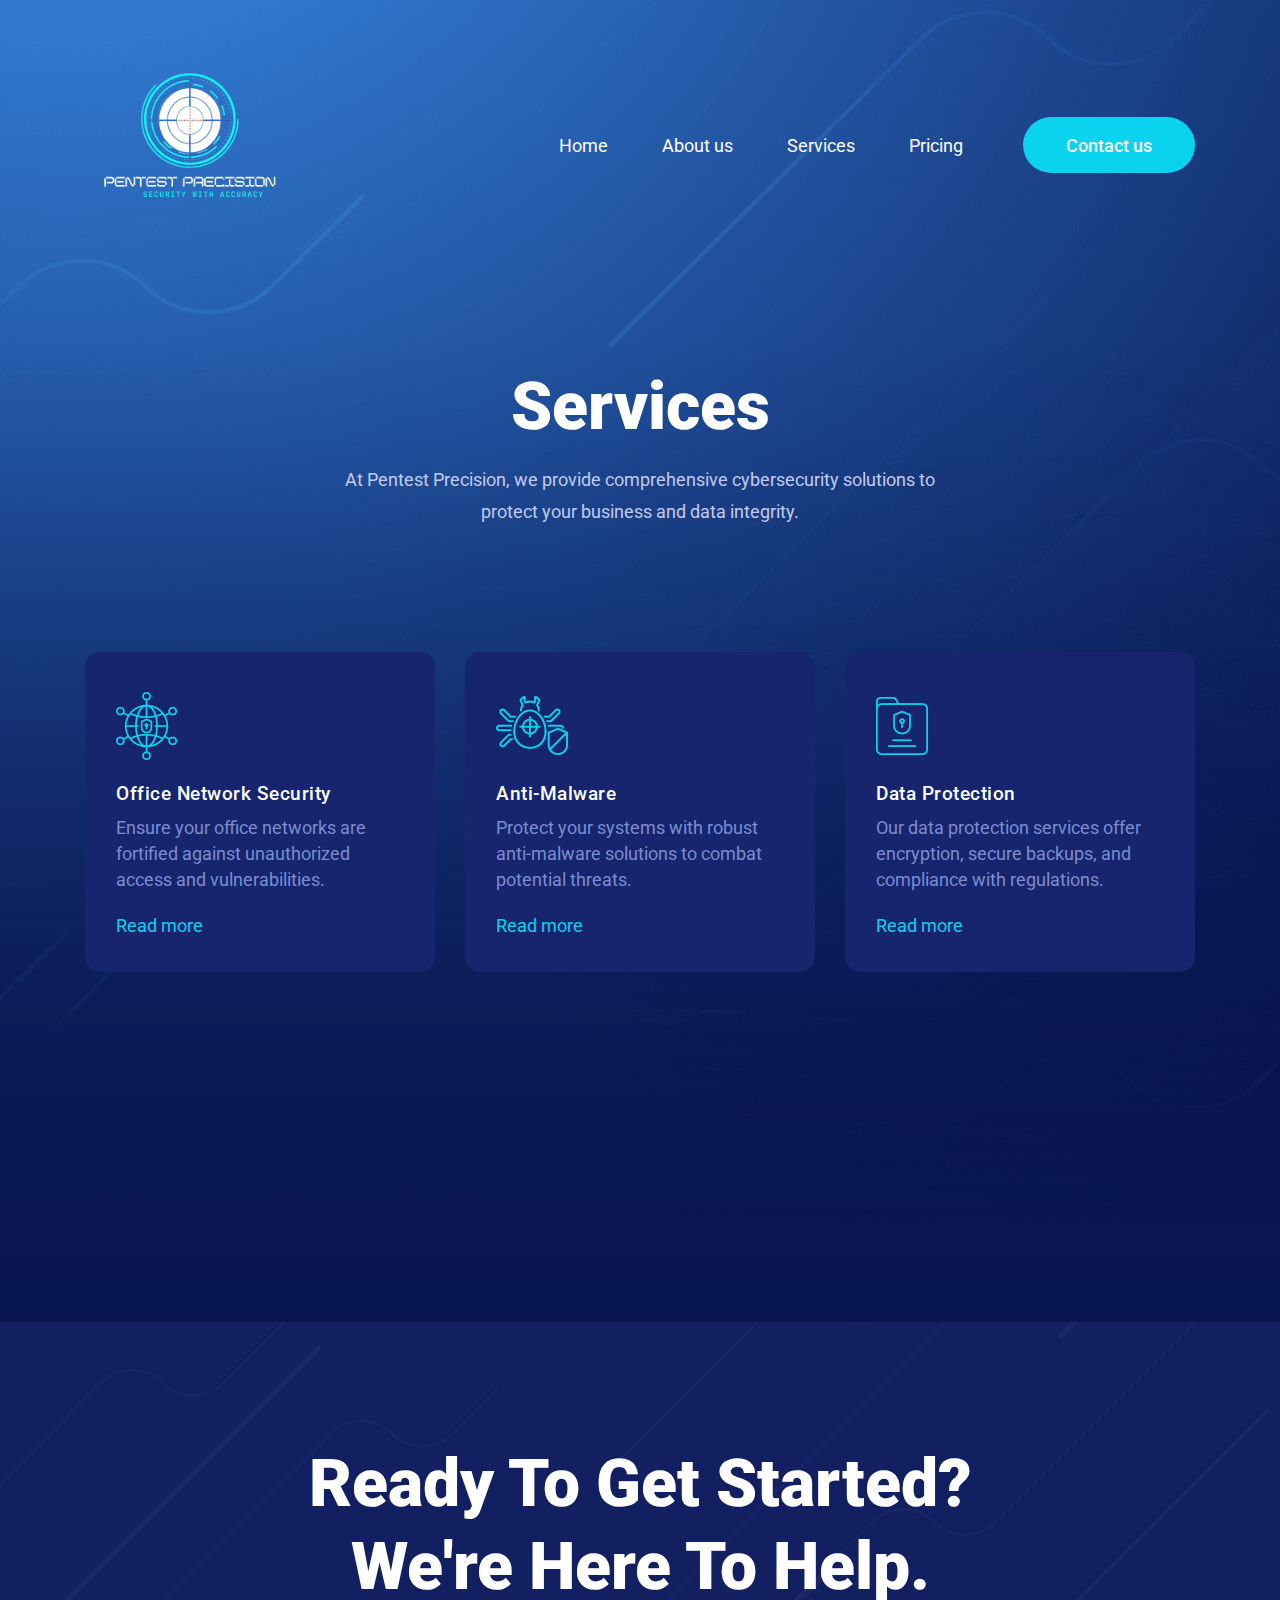
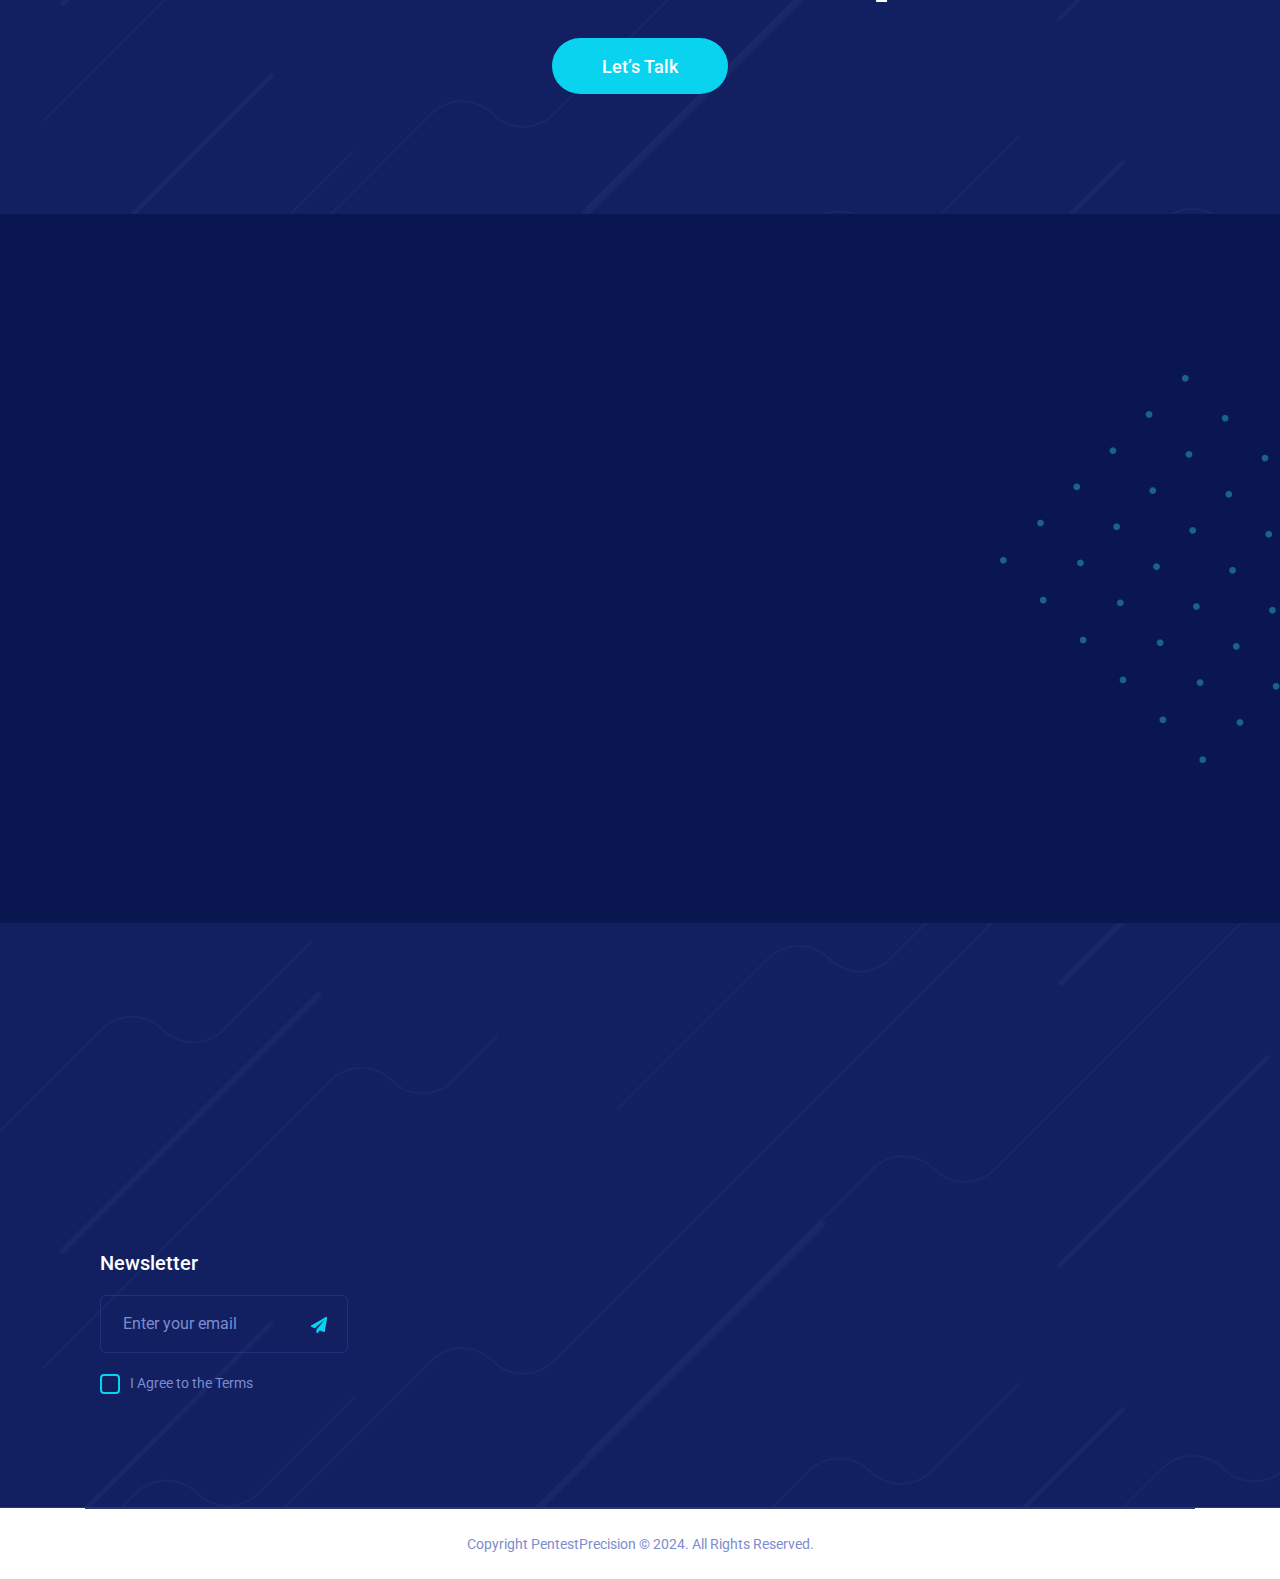
<file: services.html>
<!DOCTYPE html>
<html lang="zxx">
   <head>
      <meta name="viewport" content="width=device-width, initial-scale=1">
      <meta http-equiv="Content-Type" content="text/html; charset=utf-8"/>
      <link rel="stylesheet" href="assets/css/animate.css">
      <link rel="stylesheet" href="https://pro.fontawesome.com/releases/v5.10.0/css/all.css" integrity="sha384-AYmEC3Yw5cVb3ZcuHtOA93w35dYTsvhLPVnYs9eStHfGJvOvKxVfELGroGkvsg+p" crossorigin="anonymous"/>
      <link rel="stylesheet" href="assets/bootstarp/bootstrap.min.css">
      <link rel="stylesheet" href="assets/css/super-classes.css">
      <link rel="stylesheet" href="assets/css/style.css">
      <link rel="stylesheet" href="assets/css/mobile.css">
      <title>PentestPrecision | Services</title>
   </head>
   <body>
      <!---header-and-banner-section-->
      <div class="header-and-banner-con w-100">
         <div class="header-and-banner-inner-con overlay-content">
            <!--navbar-start-->
            <header>
               <div class="container">
                  <div class="header-con">
                     <nav class="navbar navbar-expand-lg navbar-light p-0">
                        <a class="navbar-brand p-0" href="index.html">
                           <img
                           src="assets/image/pp logo.png"
                           alt="logo-img"
                           class="img-fluid"
                           style="width: 200px; height: auto; max-width: 100%"
                         />
                        </a>
                        <button class="navbar-toggler p-0 collapsed" type="button" data-toggle="collapse" data-target="#navbarSupportedContent" aria-controls="navbarSupportedContent" aria-expanded="false" aria-label="Toggle navigation">
                        <span class="navbar-toggler-icon"></span>
                        <span class="navbar-toggler-icon"></span>
                        <span class="navbar-toggler-icon"></span>
                        </button>
                        <div class="collapse navbar-collapse justify-content-end" id="navbarSupportedContent">
                           <ul class="navbar-nav">
                              <li class="nav-item active">
                                 <a class="nav-link text-white p-0" href="index.html">Home<span class="sr-only">(current)</span></a>
                              </li>
                              <li class="nav-item">
                                 <a class="nav-link text-white p-0" href="about.html">About us</a>
                              </li>
                              <li class="nav-item">
                                 <a class="nav-link text-white p-0" href="services.html"> Services </a>
                              </li>
                              <li class="nav-item">
                                 <a class="nav-link text-white p-0" href="pricing.html"> Pricing</a>
                              </li>
                              
                           </ul>
                           <a href="contact.html" class=" my-2 my-sm-0 contact-btn">Contact us</a>
                        </div>
                     </nav>
                  </div>
               </div>
            </header>
            <!--navbar-end-->
            <!--banner-start-->
            <section class="banner-main-con about-page-main-banner-con">
               <div class="container">
                   <div class="banner-con about-page-banner-con text-center">
                       <div class="row wow slideInLeft">
                           <div class="col-lg-12">
                               <div class="about-page-banner-title">
                                   <h1>Services</h1>
                                   <p class="mb-0">
                                       At Pentest Precision, we provide comprehensive cybersecurity solutions to protect your business and data integrity.
                                   </p>
                               </div>
                           </div>
                       </div>
                   </div>
               </div>
           </section>
           <!--banner-end-->
           <!--- Effective-section-->
           <section>
               <div class="Effective-con about-page-Effective-con service-Effective-con w-100 pt-0 pb-0">
                   <div class="container">
                       <div class="row service-Effective-con-item wow fadeInUp">
                           <div class="col-lg-4 col-md-4 col-12">
                               <div class="Effective-sec-item mb-lg-0 mb-4">
                                   <div class="Effective-sec-item-img">
                                       <figure>
                                           <img src="assets/image/service-Effective-sec-item-img1.png" alt="service-Effective-sec-item-img" class="img-fluid">
                                       </figure>
                                   </div>
                                   <div class="Effective-sec-item-title">
                                       <h4 class="mb-0">Office Network Security</h4>
                                       <p class="mb-0">Ensure your office networks are fortified against unauthorized access and vulnerabilities.</p>
                                       <a href="pricing.html" class="blog-post-item-title-link service-box-link">Read more <i class="fas fa-chevron-right"></i></a>
                                   </div>
                               </div>
                           </div>
                           <div class="col-lg-4 col-md-4 col-12">
                               <div class="Effective-sec-item mb-lg-0 mb-4">
                                   <div class="Effective-sec-item-img">
                                       <figure>
                                           <img src="assets/image/service-Effective-sec-item-img2.png" alt="service-Effective-sec-item-img" class="img-fluid">
                                       </figure>
                                   </div>
                                   <div class="Effective-sec-item-title">
                                       <h4 class="mb-0">Anti-Malware</h4>
                                       <p class="mb-0">Protect your systems with robust anti-malware solutions to combat potential threats.</p>
                                       <a href="pricing.html" class="blog-post-item-title-link service-box-link">Read more <i class="fas fa-chevron-right"></i></a>
                                   </div>
                               </div>
                           </div>
                           <div class="col-lg-4 col-md-4 col-12">
                               <div class="Effective-sec-item Effective-sec-item3">
                                   <div class="Effective-sec-item-img">
                                       <figure>
                                           <img src="assets/image/service-Effective-sec-item-img3.png" alt="service-Effective-sec-item-img" class="img-fluid">
                                       </figure>
                                   </div>
                                   <div class="Effective-sec-item-title">
                                       <h4 class="mb-0">Data Protection</h4>
                                       <p class="mb-0">Our data protection services offer encryption, secure backups, and compliance with regulations.</p>
                                       <a href="pricing.html" class="blog-post-item-title-link service-box-link">Read more <i class="fas fa-chevron-right"></i></a>
                                   </div>
                               </div>
                           </div>
                       </div>
                       <div class="row service-Effective-con-item mb-0 wow fadeInUp">
                           <div class="col-lg-4 col-md-4 col-12">
                               <div class="Effective-sec-item mb-lg-0 mb-md-0 mb-4">
                                   <div class="Effective-sec-item-img">
                                       <figure>
                                           <img src="assets/image/service-Effective-sec-item-img4.png" alt="service-Effective-sec-item-img" class="img-fluid">
                                       </figure>
                                   </div>
                                   <div class="Effective-sec-item-title">
                                       <h4 class="mb-0">Password Manager</h4>
                                       <p class="mb-0">Securely manage your passwords and protect your accounts from cyber threats.</p>
                                       <a href="pricing.html" class="blog-post-item-title-link service-box-link">Read more <i class="fas fa-chevron-right"></i></a>
                                   </div>
                               </div>
                           </div>
                           <div class="col-lg-4 col-md-4 col-12">
                               <div class="Effective-sec-item mb-lg-0 mb-md-0 mb-4">
                                   <div class="Effective-sec-item-img">
                                       <figure>
                                           <img src="assets/image/service-Effective-sec-item-img5.png" alt="service-Effective-sec-item-img" class="img-fluid">
                                       </figure>
                                   </div>
                                   <div class="Effective-sec-item-title">
                                       <h4 class="mb-0">Email Encryption</h4>
                                       <p class="mb-0">Encrypt your emails to ensure protection of sensitive data, from unauthorized access.</p>
                                       <a href="pricing.html" class="blog-post-item-title-link service-box-link">Read more <i class="fas fa-chevron-right"></i></a>
                                   </div>
                               </div>
                           </div>
                           <div class="col-lg-4 col-md-4 col-12">
                               <div class="Effective-sec-item Effective-sec-item3 mb-0">
                                   <div class="Effective-sec-item-img">
                                       <figure>
                                           <img src="assets/image/service-Effective-sec-item-img6.png" alt="service-Effective-sec-item-img" class="img-fluid">
                                       </figure>
                                   </div>
                                   <div class="Effective-sec-item-title">
                                       <h4 class="mb-0">Secure Browser</h4>
                                       <p class="mb-0">Browse securely with our advanced browser solutions to protect against threats.</p>
                                       <a href="pricing.html" class="blog-post-item-title-link service-box-link">Read more <i class="fas fa-chevron-right"></i></a>
                                   </div>
                               </div>
                           </div>
                       </div>
                   </div>
               </div>
           </section>
            <!--- Effective-section-->
         </div>
      </div>
      <!---header-and-banner-section-->
      <!--- Effective-section
      <section>
         <div class="Effective-con w-100 service-Effective-tabs-con">
            <div class="container overlay-content">
               <div class="Effective-sec-heading text-center">
                  <h5>What we do</h5>
                  <h2>We Offer a Wide Variety of Security
                     Services
                  </h2>
               </div>
               <div id="tsum-tabs" class="wow slideInLeft">
                  <input id="tab1" type="radio" name="tabs" checked>
                  <label for="tab1" class="Effective-sec-item mb-lg-0 Effective-sec-item-title Effective-sec-item-img">      
                  <img src="assets/image/tab-icon1.png" alt="tab-icon1" class="img-fluid">
                  <span class="mb-0 d-block">Camera Surveillence</span>
                  </label>
                  <input id="tab2" type="radio" name="tabs">
                  <label for="tab2" class="Effective-sec-item mb-lg-0 Effective-sec-item-title Effective-sec-item-img">
                  <img src="assets/image/tab-icon2.png" alt="tab-icon2" class="img-fluid">
                  <span class="mb-0 d-block">Folder Security</span>                      
                  </label>
                  <input id="tab3" type="radio" name="tabs">
                  <label for="tab3" class="Effective-sec-item mb-0 Effective-sec-item-title Effective-sec-item-img">      
                  <img src="assets/image/tab-icon3.png" alt="tab-icon3" class="img-fluid">                 
                  <span class="mb-0 d-block">End to End
                  Encryption</span>
                  </label>
                  <input id="tab4" type="radio" name="tabs">
                  <label for="tab4" class="Effective-sec-item mb-0 Effective-sec-item-title Effective-sec-item-img">
                  <img src="assets/image/tab-icon4.png" alt="tab-icon4" class="img-fluid">           
                  <span class="mb-0 d-block">Finger Print
                  Security</span>
                  </label>
                  <section id="content1">
                     <div class="tabs-content">
                        <div class="row">
                           <div class="col-lg-7 col-md-7 col-12">
                              <h3>We Are Expert in Camera Security</h3>
                              <div class="tab-description">
                                 <p>Repudiandae irure dolor in reprehenderit in voluptate velit esse dolore eu 
                                    fugiat nulla pariatur excepteur sint occaecat cupidatat non proident, sunt 
                                    culpa qui officia deserunt mollit anim id est laborum incidunt ut labore et 
                                    dolore magnam.
                                 </p>
                                 <p class="mb-0">Sint occaecat cupidatat non proident, sunt culpa qui officia deserunt
                                    anim id est laborum incidunt ut labore repellendust emporibus autem
                                    busdam et aut officiis debitis aut rerum.
                                 </p>
                              </div>
                           </div>
                           <div class="col-lg-5 col-lg-5 col-md-5 col-12">
                              <div class="tab-sec-img">
                                 <figure class="mb-0">
                                    <img src="assets/image/tabs-sec-img1.png" alt="tabs-sec-img1" class="img-fluid mt-lg-0 mt-md-0 mt-3">
                                 </figure>
                              </div>
                           </div>
                        </div>
                     </div>
                  </section>
                  <section id="content2">
                     <div class="tabs-content">
                        <div class="row">
                           <div class="col-lg-7 col-md-7 col-12">
                              <h3>We Are Expert in Folder Security</h3>
                              <div class="tab-description">
                                 <p>Repudiandae irure dolor in reprehenderit in voluptate velit esse dolore eu 
                                    fugiat nulla pariatur excepteur sint occaecat cupidatat non proident, sunt 
                                    culpa qui officia deserunt mollit anim id est laborum incidunt ut labore et 
                                    dolore magnam.
                                 </p>
                                 <p class="mb-0">Sint occaecat cupidatat non proident, sunt culpa qui officia deserunt
                                    anim id est laborum incidunt ut labore repellendust emporibus autem
                                    busdam et aut officiis debitis aut rerum.
                                 </p>
                              </div>
                           </div>
                           <div class="col-lg-5 col-md-5 col-12">
                              <div class="tab-sec-img">
                                 <figure class="mb-0">
                                    <img src="assets/image/tabs-content-img2.png" alt="tabs-content-img2" class="img-fluid mt-lg-0 mt-md-0 mt-3">
                                 </figure>
                              </div>
                           </div>
                        </div>
                     </div>
                  </section>
                  <section id="content3">
                     <div class="tabs-content">
                        <div class="row">
                           <div class="col-lg-7 col-lg-7 col-md-7 col-12">
                              <h3>We Are Expert in End to End Encryption</h3>
                              <div class="tab-description">
                                 <p>Repudiandae irure dolor in reprehenderit in voluptate velit esse dolore eu 
                                    fugiat nulla pariatur excepteur sint occaecat cupidatat non proident, sunt 
                                    culpa qui officia deserunt mollit anim id est laborum incidunt ut labore et 
                                    dolore magnam.
                                 </p>
                                 <p class="mb-0">Sint occaecat cupidatat non proident, sunt culpa qui officia deserunt
                                    anim id est laborum incidunt ut labore repellendust emporibus autem
                                    busdam et aut officiis debitis aut rerum.
                                 </p>
                              </div>
                           </div>
                           <div class="col-lg-5 col-md-5 col-12">
                              <div class="tab-sec-img">
                                 <figure class="mb-0">
                                    <img src="assets/image/tabs-content-img3.png" alt="tabs-content-img3" class="img-fluid mt-lg-0 mt-md-0 mt-3">
                                 </figure>
                              </div>
                           </div>
                        </div>
                     </div>
                  </section>
                  <section id="content4">
                     <div class="tabs-content">
                        <div class="row">
                           <div class="col-lg-7 col-lg-7 col-md-7 col-12">
                              <h3>We Are Expert in Finger Print Security</h3>
                              <div class="tab-description">
                                 <p>Repudiandae irure dolor in reprehenderit in voluptate velit esse dolore eu 
                                    fugiat nulla pariatur excepteur sint occaecat cupidatat non proident, sunt 
                                    culpa qui officia deserunt mollit anim id est laborum incidunt ut labore et 
                                    dolore magnam.
                                 </p>
                                 <p class="mb-0">Sint occaecat cupidatat non proident, sunt culpa qui officia deserunt
                                    anim id est laborum incidunt ut labore repellendust emporibus autem
                                    busdam et aut officiis debitis aut rerum.
                                 </p>
                              </div>
                           </div>
                           <div class="col-lg-5 col-md-5 col-12">
                              <div class="tab-sec-img">
                                 <figure class="mb-0 text-center">
                                    <img src="assets/image/tabs-content-img4.png" alt="tabs-content-img4" class="img-fluid mt-lg-0 mt-md-0 mt-3">
                                 </figure>
                              </div>
                           </div>
                        </div>
                     </div>
                  </section>
               </div>
            </div>
         </div>
      </section>
      - Effective-section-->
      <!-- get-start-section-->
      <section>
         <div class="get-start-con bg-overly-img ">
            <div class="container overlay-content">
               <div class="get-start-title text-center">
                  <h1>Ready To Get Started?
                     We're Here To Help.
                  </h1>
                  <div class="get-start-link text-center">
                     <a href="contact.html" class="contact-btn">Let’s Talk</a>
                  </div>
               </div>
            </div>
         </div>
      </section>
      <!-- get-start-section-->
      <!--form-section-->
      <section>
         <div class="form-main-con dots-left-img">
            <div class="container overlay-content">
               <div class="form-title-con text-center wow slideInLeft">
                  <h5>Get in touch</h5>
                  <h2>Send us a Message</h2>
               </div>
               <form class="form-inner-con wow slideInLeft" id="contactpage" action="https://submit-form.com/S65Y35JmK" 
               data-botpoison-public-key="pk_1169a008-a092-414c-bebe-b22ab9a2a9da"
               target="_blank"
               method="POST">
                  <!-- Custom Redirect Field -->
                  <input type="hidden" name="_redirect" value="https://www.pentestprecision.com/thanks.html">
                  <input type="hidden" name="_append" value="false" />
      
                  <div class="row">
                      <div class="col-lg-4 col-md-4 col-12">
                          <input type="text" placeholder="Name" name="name" id="name"> 
                      </div>
                      <div class="col-lg-4 col-md-4 col-12">
                          <input type="email" placeholder="Email" name="email" id="email"> 
                      </div>
                      <div class="col-lg-4 col-md-4 col-12">
                          <input type="tel" placeholder="Phone" name="phone" id="phone">
                      </div>
                  </div>
                  <div class="row">
                      <div class="col-lg-12">
                          <textarea class="w-100" placeholder="Message" rows="3" name="comments" id="comments"></textarea>
                      </div>
                  </div>
                  <div class="row">
                      <div class="col-lg-12 text-center">
                          <button type="submit" id="submit" class="contact-btn">Submit</button>
                      </div>
                  </div>
              </form>
            </div>
         </div>
      </section>
      <!--form-section-->
      <!-- weight-footer-section -->
      <section>
         <div class="weight-footer-main-con bg-overly-img">
            <div class="container overlay-content">
               <div class="weight-footer-item-con">
                  <div class="row wow fadeInUp">
                     <div class="col-lg-4 col-md-12 col-12 text-lg-left text-md-center">
                        <div class="weight-footer-item weight-footer-item1 mb-lg-0 mb-3">
                          
                           <div class="weight-footer-item-content">
                              <p class="mb-xl-0 mb-lg-0 mb-md-4 weight-footer-item1-content">We are dedicated to safeguarding your data and privacy, ensuring a 
                                 seamless experience while offering expert solutions to tackle modern 
                                 cybersecurity challenges.
                              </p>
                           </div>
                        </div>
                     </div>
                     <div class="col-lg-2 col-md-3 col-5">
                        <div class="weight-footer-item mb-lg-0 mb-md-0 mb-3">
                           <div class="weight-footer-item-title">
                              <h3>About Us</h3>
                           </div>
                           <div class="weight-footer-item-link">
                              <ul class="list-unstyled mb-0">
                                 <li>
                                    <a href="about.html">
                                    About us
                                    </a>
                                 </li>
                                 <li>
                                    <a href="services.html">
                                    Services
                                    </a>
                                 </li>
                                 <li>
                                    <a href="pricing.html">
                                    Pricing
                                    </a>
                                 </li>
                                 
                                 <li class="mb-0">
                                    <a href="contact.html">
                                    Contact us
                                    </a> 
                                 </li>
                              </ul>
                           </div>
                        </div>
                     </div>
                     <div class="col-lg-3 col-md-4 col-7">
                        <div class="weight-footer-item mb-lg-0 mb-md-0 mb-3">
                           <div class="weight-footer-item-title">
                              <h3>Our Services</h3>
                           </div>
                           <div class="weight-footer-item-link"></div>
                              <ul class="list-unstyled mb-0">
                                 <li>
                                    <a href="services.html">
                                    Penetration Testing
                                    </a>
                                 </li>
                                 <li>
                                    <a href="services.html">
                                    Vulnerability Assessment
                                    </a>
                                 </li>
                                 <li>
                                    <a href="services.html">
                                    Web Application Testing
                                    </a>
                                 </li>
                                 <li>
                                    <a href="services.html">
                                    Mobile Application Testing
                                    </a>
                                 </li>
                                 <li>
                                    <a href="services.html">
                                    Security Audits
                                    </a>
                                 </li>
                                 <li>
                                    <a href="services.html">
                                    Security Consulting
                                    </a>
                                 </li>
                              </ul>
                           </div>
                        </div>
                     </div>
                     <div class="col-lg-3 col-md-5 col-12">
                        <div class="weight-footer-item mb-0">
                           <div class="weight-footer-item-title">
                              <h3 class="Newsletter-title">Newsletter</h3>
                           </div>
                           <div class="weight-footer-item-form">
                              <div class="weight-footer-item-form-input">
                                 <input type="email" placeholder="Enter your email">
                                 <button class="border-0" value="">
                                 <img src="assets/image/submit-img.png" alt="submit-img" class="img-fluid">
                                 </button>
                              </div>
                              <div class="form-group mb-0">
                                 <input type="checkbox" id="html">
                                 <label for="html" class="checkbox-details mb-0">I Agree to the Terms</label>
                              </div>
                           </div>
                        </div>
                     </div>
                  </div>
               </div>
            </div>
            <div class="footer-con">
               <div class="container overlay-content">
                  <div class="row">
                     <div class="col-lg-12">
                        <div class="footer-con text-center">
                           <p>Copyright PentestPrecision © 2024. All Rights Reserved.</p>
                        </div>
                     </div>
                  </div>
               </div>
            </div>
         </div>
      </section>
      <!-- weight-footer-section -->
      <script src="assets/js/wow.js"></script>
      <script>
         new WOW().init();
      </script>
      <script src="assets/js/jquery-3.6.0.min.js"> </script>
      <script src="assets/js/popper.min.js"> </script>
      <script src="assets/js/bootstrap.min.js"> </script>
   </body>
</html>
</file>
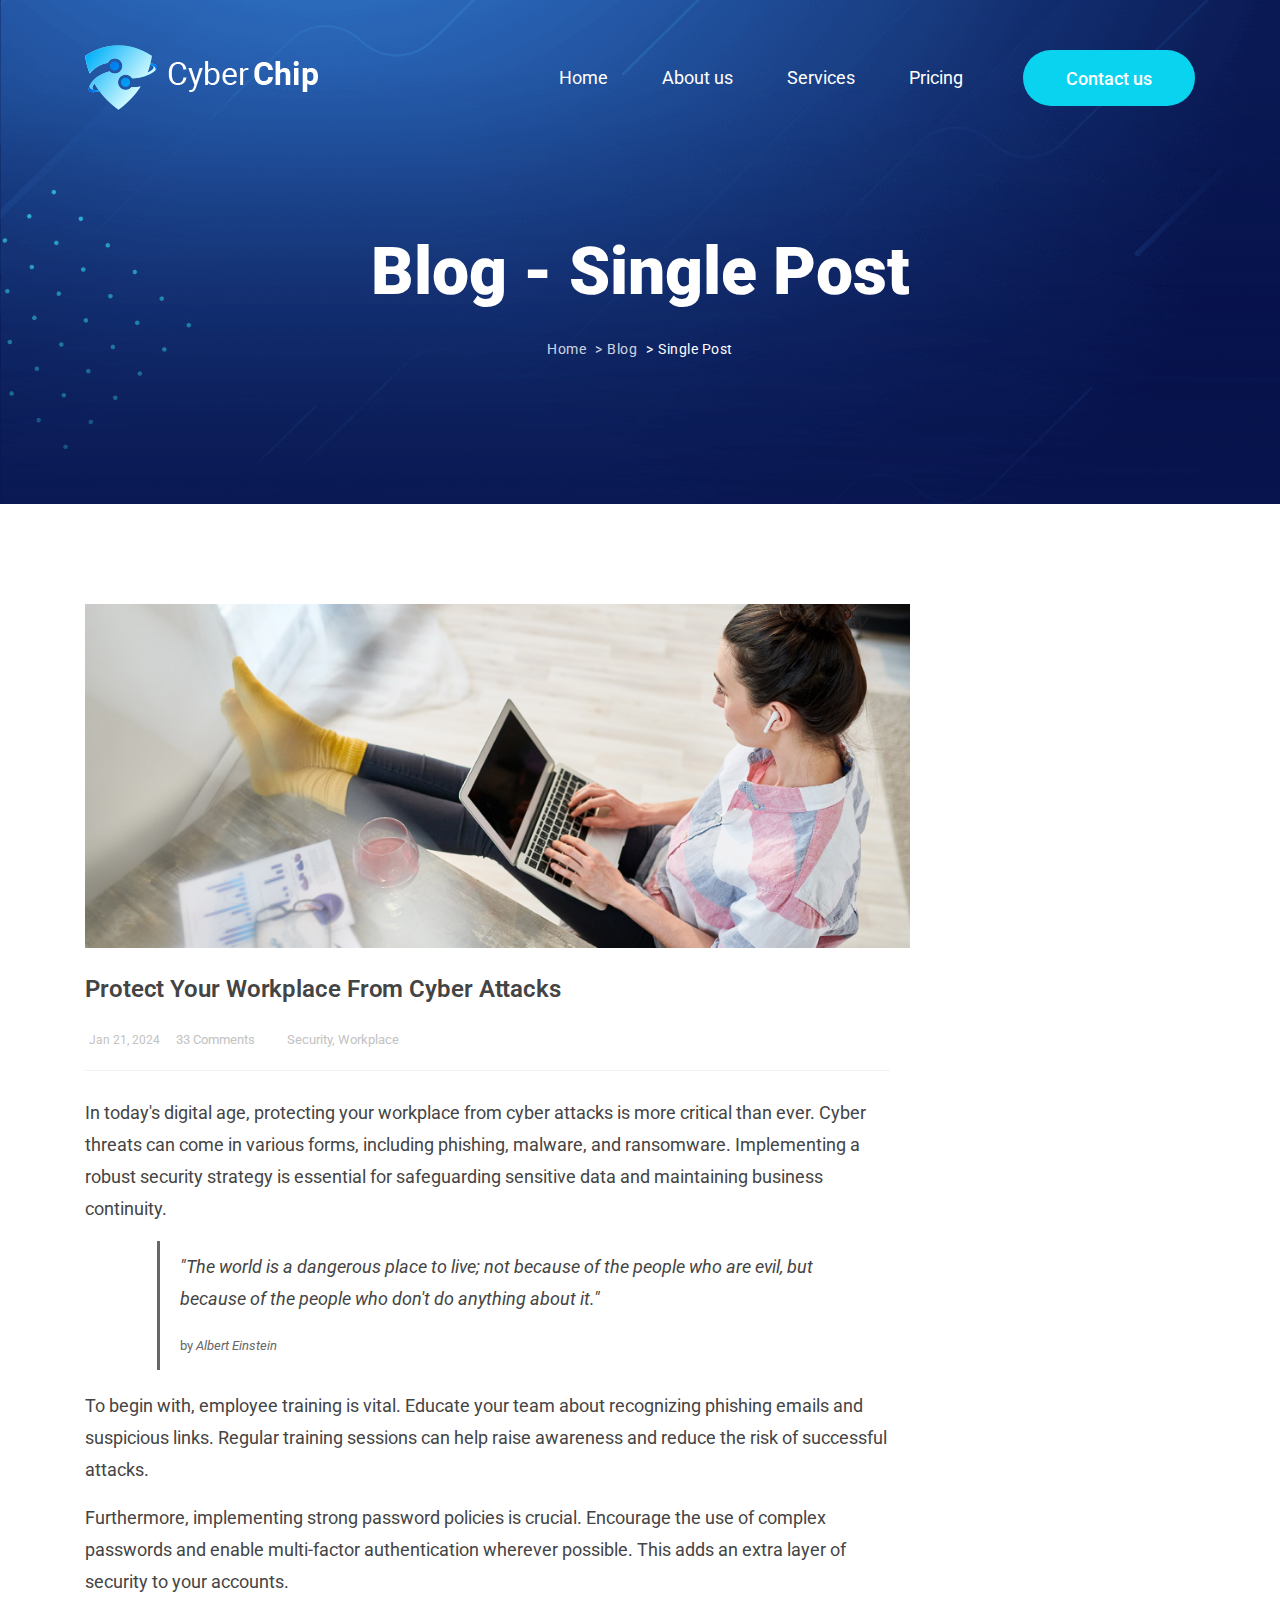
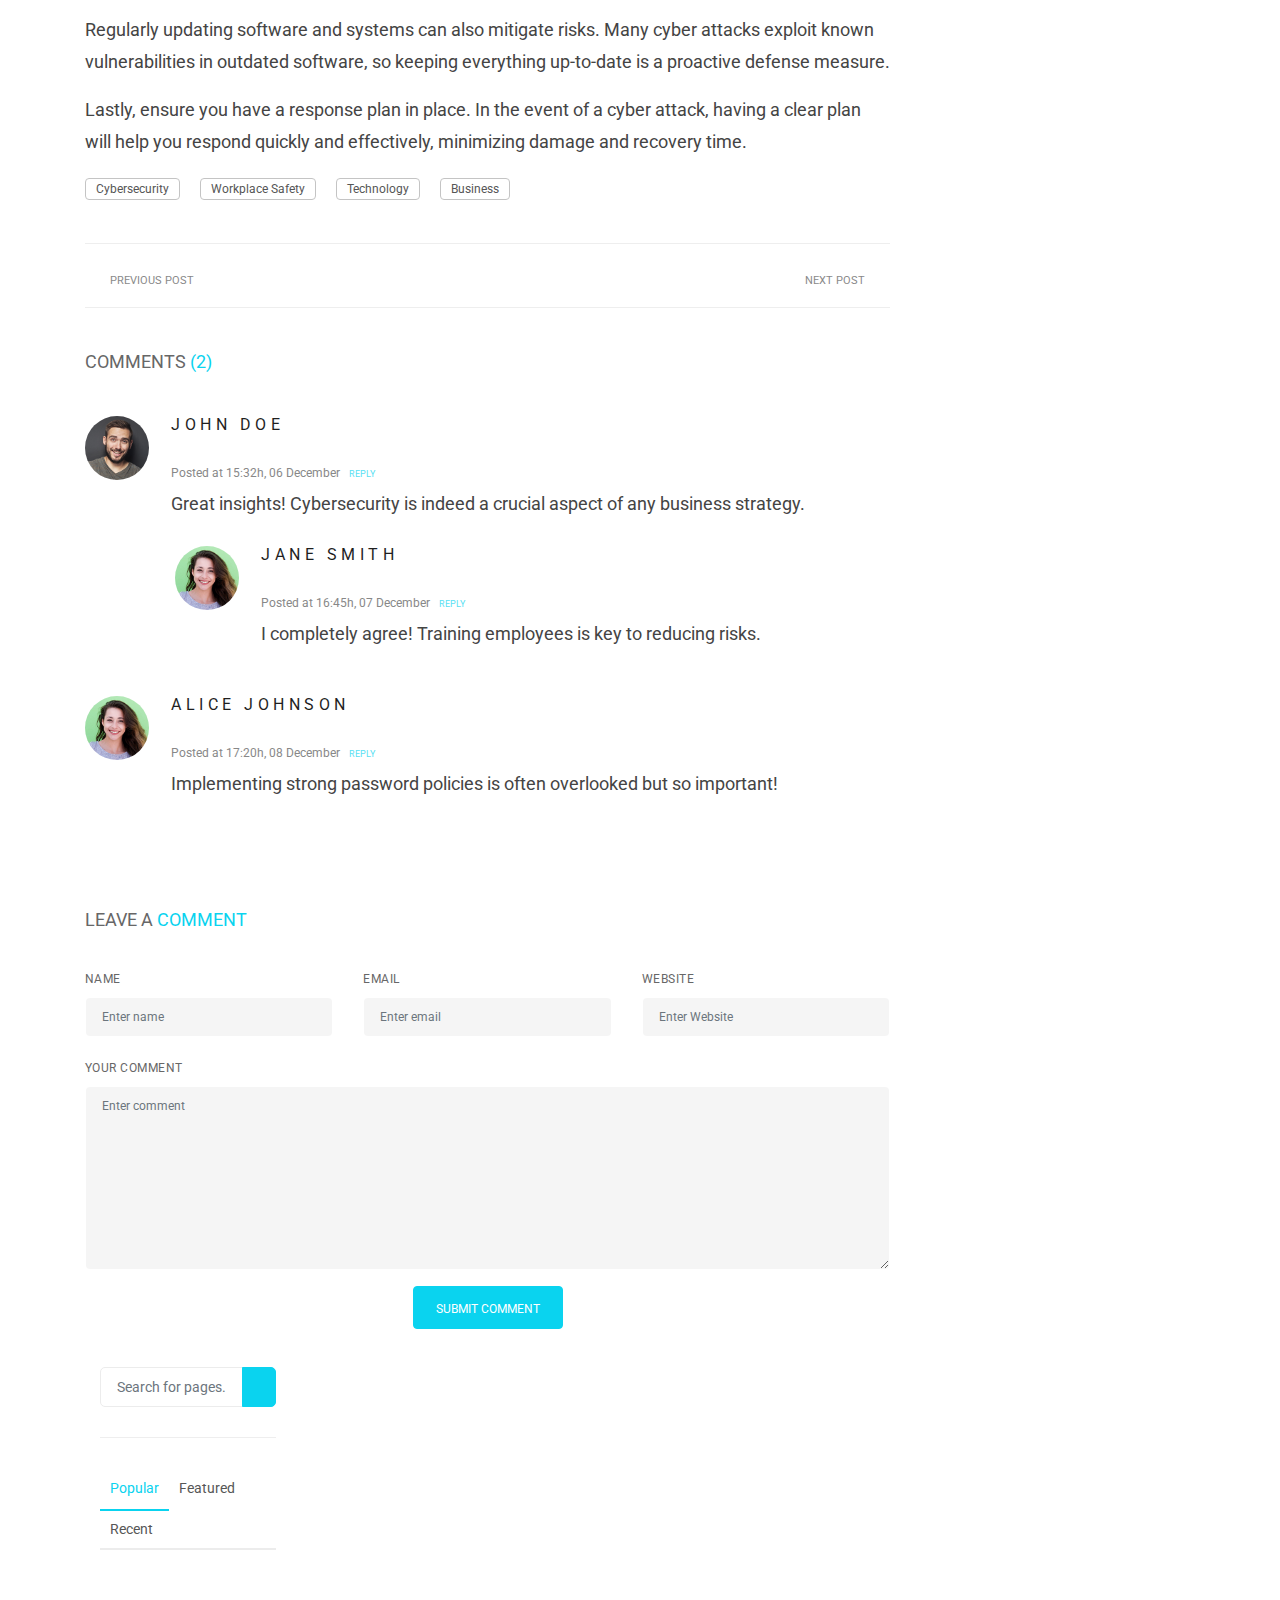
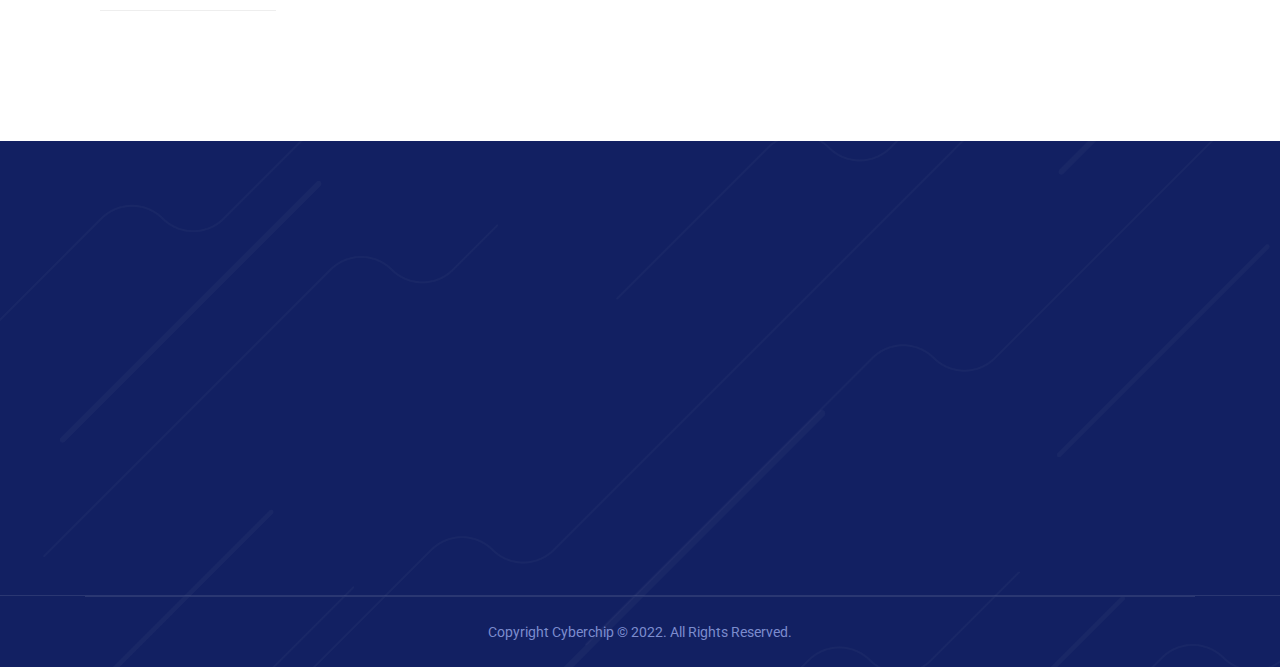
<file: single-post.html>
<!DOCTYPE HTML>
<html lang="zxx">
   <head>
      <meta name="viewport" content="width=device-width, initial-scale=1">
      <meta http-equiv="Content-Type" content="text/html; charset=utf-8"/>
      <link rel="stylesheet" href="assets/css/animate.css">
      <link rel="stylesheet" href="https://pro.fontawesome.com/releases/v5.10.0/css/all.css" integrity="sha384-AYmEC3Yw5cVb3ZcuHtOA93w35dYTsvhLPVnYs9eStHfGJvOvKxVfELGroGkvsg+p" crossorigin="anonymous"/>
      <link rel="stylesheet" href="assets/bootstarp/bootstrap.min.css">
      <link rel="stylesheet" href="assets/css/super-classes.css">
      <link rel="stylesheet" href="assets/css/style.css">
      <link rel="stylesheet" href="assets/css/custom-style.css">
      <link rel="stylesheet" href="assets/css/mobile.css">
      <title>Single Post | cyber-chip - WHMCS & Hosting HTML Template</title>
   </head>
   <body>
      <!---header-and-banner-section-->
      <div class="header-and-banner-con w-100">
         <div class="header-and-banner-inner-con overlay-content">
            <!--navbar-start-->
            <header>
               <div class="container">
                  <div class="header-con">
                     <nav class="navbar navbar-expand-lg navbar-light p-0">
                        <a class="navbar-brand p-0" href="index.html">
                        <img src="assets/image/logo-img.png" alt="logo-img" class="img-fluid">
                        </a>
                        <button class="navbar-toggler p-0 collapsed" type="button" data-toggle="collapse" data-target="#navbarSupportedContent" aria-controls="navbarSupportedContent" aria-expanded="false" aria-label="Toggle navigation">
                        <span class="navbar-toggler-icon"></span>
                        <span class="navbar-toggler-icon"></span>
                        <span class="navbar-toggler-icon"></span>
                        </button>
                        <div class="collapse navbar-collapse justify-content-end" id="navbarSupportedContent">
                           <ul class="navbar-nav">
                              <li class="nav-item active">
                                 <a class="nav-link text-white p-0" href="index.html">Home<span class="sr-only">(current)</span></a>
                              </li>
                              <li class="nav-item">
                                 <a class="nav-link text-white p-0" href="about.html">About us</a>
                              </li>
                              <li class="nav-item">
                                 <a class="nav-link text-white p-0" href="services.html"> Services </a>
                              </li>
                              <li class="nav-item">
                                 <a class="nav-link text-white p-0" href="pricing.html"> Pricing</a>
                              </li>
                              
                           </ul>
                           <a href="contact.html" class=" my-2 my-sm-0 contact-btn">Contact us</a>
                        </div>
                     </nav>
                  </div>
               </div>
            </header>
            <!--navbar-end-->
            <!--banner-start-->
            <section class="banner-main-con about-page-main-banner-con">
               <div class="container">
                  <div class="banner-con about-page-banner-con text-center">
                     <div class="row wow slideInLeft" style="visibility: visible; animation-name: slideInLeft;">
                        <div class="col-lg-12">
                           <div class="about-page-banner-title">
                              <h1>Blog - Single Post</h1>
                              <div class="breadcrumb">
                                 <ul class="">
                                    <li><a href="index.html" class="text-white">Home</a> </li>
                                    <li><a href="#" class="text-white">Blog</a> </li>
                                    <li class="active" ><a href="#" class="text-white">Single Post</a> </li>
                                 </ul>
                                 <!--breadcrumb-->
                              </div>
                           </div>
                        </div>
                     </div>
                  </div>
               </div>
            </section>
            <!--banner-end-->
         </div>
      </div>
      <!---header-and-banner-section-->
      <!-- ======================================== -->
      <!-- ==========   {Single Post*}   ========== -->
      <!-- ======================================== -->
      <!--Header-->
      <section class=" blog-posts">
         <div class="container">
            <div class="row">
               <div class="col-xl-9 col-lg-9">
                  <div id="blog" class="single-post01">
                     <div class="post-item">
                        <div class="post-item-wrap">
                           <div class="post-image" data-aos="fade-up">
                              <a href="#">
                              <img  src="assets/image/post-featured-img1.jpg" class="img-fluid" alt="post-featured-img">
                              </a>
                              <!--post-image-->
                           </div>
                           <div class="post-item-description">
                              <h2 class="font_weight_600">Protect Your Workplace From Cyber Attacks</h2>
                              <div class="post-meta">
                                 <span class="post-meta-date color01"><i class="fa fa-calendar-o"></i>Jan 21, 2024</span>
                                 <span class="post-meta-comments color01"><a href=""><i class="fa fa-comments-o"></i>33 Comments</a></span>
                                 <span class="post-meta-category color01"><a href=""><i class="fa fa-tag"></i>Security, Workplace</a></span>
                                 <div class="post-meta-share float-right">
                                    <ul class="list-unstyled m-0">
                                       <li class="d-inline-block align-top"><a href="#">
                                          <i class="fab fa-facebook-square"></i>
                                          </a>
                                       </li>
                                       <li class="d-inline-block align-top"><a href="#">
                                          <i class="fab fa-twitter-square"></i>
                                          </a>
                                       </li>
                                       <li class="d-inline-block align-top"><a href="#">
                                          <i class="fab fa-instagram"></i>
                                          </a>
                                       </li>
                                       <li class="d-inline-block align-top"><a href="#">
                                          <i class="fas fa-envelope-square"></i>
                                          </a>
                                       </li>
                                    </ul>
                                    <!--post-meta-share-->
                                 </div>
                                 <!--post-meta-->
                              </div>
                              <p>In today's digital age, protecting your workplace from cyber attacks is more critical than ever. Cyber threats can come in various forms, including phishing, malware, and ransomware. Implementing a robust security strategy is essential for safeguarding sensitive data and maintaining business continuity.</p>
                              <div class="blockquote">
                                 <p>"The world is a dangerous place to live; not because of the people who are evil, but because of the people who don't do anything about it."</p>
                                 <small>by <cite>Albert Einstein</cite></small>
                              </div>
                              <p>To begin with, employee training is vital. Educate your team about recognizing phishing emails and suspicious links. Regular training sessions can help raise awareness and reduce the risk of successful attacks.</p>
                              <p>Furthermore, implementing strong password policies is crucial. Encourage the use of complex passwords and enable multi-factor authentication wherever possible. This adds an extra layer of security to your accounts.</p>
                              <p>Regularly updating software and systems can also mitigate risks. Many cyber attacks exploit known vulnerabilities in outdated software, so keeping everything up-to-date is a proactive defense measure.</p>
                              <p>Lastly, ensure you have a response plan in place. In the event of a cyber attack, having a clear plan will help you respond quickly and effectively, minimizing damage and recovery time.</p>
                              <div class="post-tags">
                                 <a href="#">Cybersecurity</a>
                                 <a href="#">Workplace Safety</a>
                                 <a href="#">Technology</a>
                                 <a href="#">Business</a>
                                 <!--post-tags-->
                              </div>
                              <div class="post-navigation">
                                 <a href="#" class="post-prev">
                                    <div class="post-prev-title"><span>Previous Post</span></div>
                                 </a>
                                 <a href="#" class="post-next">
                                    <div class="post-next-title"><span>Next Post</span></div>
                                 </a>
                                 <!--post-navigation-->
                              </div>
                              <div class="comments" id="comments">
                                 <div class="comment_number text-uppercase font_weight_600">
                                    Comments <span>(2)</span>
                                    <!--comment_number-->
                                 </div>
                                 <div class="comment-list">
                                    <div class="comment" id="comment-1">
                                       <div class="image" data-aos="flip-left"><img alt="" src="assets/image/review1.jpg" class="avatar"></div>
                                       <div class="text">
                                          <h5 class="name font_weight_700">John Doe</h5>
                                          <span class="comment_date">Posted at 15:32h, 06 December</span>
                                          <a class="comment-reply-link" href="#">Reply</a>
                                          <div class="text_holder">
                                             <p>Great insights! Cybersecurity is indeed a crucial aspect of any business strategy.</p>
                                             <!--text_holder-->
                                          </div>
                                          <!--text-->
                                       </div>
                                       <div class="comment" id="comment-1-1">
                                          <div class="image" data-aos="flip-left"><img alt="" src="assets/image/review2.jpg" class="avatar"></div>
                                          <div class="text">
                                             <h5 class="name font_weight_700">Jane Smith</h5>
                                             <span class="comment_date">Posted at 16:45h, 07 December</span>
                                             <a class="comment-reply-link" href="#">Reply</a>
                                             <div class="text_holder">
                                                <p>I completely agree! Training employees is key to reducing risks.</p>
                                                <!--text_holder-->
                                             </div>
                                             <!--text-->
                                          </div>
                                          <!--comment-->
                                       </div>
                                       <!--comment-->
                                    </div>
                                    <div class="comment" id="comment-2">
                                       <div class="image" data-aos="flip-left"><img alt="" src="assets/image/review2.jpg" class="avatar"></div>
                                       <div class="text">
                                          <h5 class="name font_weight_700">Alice Johnson</h5>
                                          <span class="comment_date">Posted at 17:20h, 08 December</span>
                                          <a class="comment-reply-link" href="#">Reply</a>
                                          <div class="text_holder">
                                             <p>Implementing strong password policies is often overlooked but so important!</p>
                                             <!--text_holder-->
                                          </div>
                                          <!--text-->
                                       </div>
                                       <!--comment-->
                                    </div>
                                    <!--comment-list-->
                                 </div>
                                 <!--comments-->
                              </div>
                              <div class="respond-form" id="respond">
                                 <div class="respond-comment text-uppercase font_weight_600">
                                    Leave a <span>Comment</span>
                                    <!--respond-comment-->
                                 </div>
                                 <form class="form-gray-fields">
                                    <div class="row">
                                       <div class="col-lg-4">
                                          <div class="form-group">
                                             <label class="upper font_weight_600" for="name">Name</label>
                                             <input class="form-control required" name="senderName" placeholder="Enter name" id="name" aria-required="true" type="text">
                                             <!--form-group-->
                                          </div>
                                          <!--col-->
                                       </div>
                                       <div class="col-lg-4">
                                          <div class="form-group">
                                             <label class="upper font_weight_600" for="email">Email</label>
                                             <input class="form-control required email" name="senderEmail" placeholder="Enter email" id="email" aria-required="true" type="email">
                                             <!--form-group-->
                                          </div>
                                          <!--col-->
                                       </div>
                                       <div class="col-lg-4">
                                          <div class="form-group">
                                             <label class="upper font_weight_600" for="website">Website</label>
                                             <input class="form-control website" name="senderWebsite" placeholder="Enter Website" id="website" aria-required="false" type="text">
                                             <!--form-group-->
                                          </div>
                                          <!--col-->
                                       </div>
                                       <!--row-->
                                    </div>
                                    <div class="row">
                                       <div class="col-lg-12">
                                          <div class="form-group">
                                             <label class="upper font_weight_600" for="comment">Your comment</label>
                                             <textarea class="form-control required" name="comment" rows="9" placeholder="Enter comment" id="comment" aria-required="true"></textarea>
                                             <!--form-group-->
                                          </div>
                                          <!--col-->
                                       </div>
                                       <!--row-->
                                    </div>
                                    <div class="row">
                                       <div class="col-lg-12">
                                          <div class="form-group text-center">
                                             <button class="btn font_weight_600" type="submit">Submit Comment</button>
                                             <!--form-group-->
                                          </div>
                                          <!--col-->
                                       </div>
                                       <!--row-->
                                    </div>
                                    <!--form-gray-fields-->
                                 </form>
                                 <!--respond-form-->
                              </div>
                              <!--post-item-wrap-->
                           </div>
                           <!--post-item-->
               </div>
               <div class="sidebar sticky-sidebar col-lg-3">
                  <div class="theiaStickySidebar">
                     <div class="widget widget-newsletter">
                        <form id="widget-search-form-sidebar" class="form-inline">
                           <div class="input-group">
                              <input type="text" aria-required="true" name="q" class="form-control widget-search-form" placeholder="Search for pages...">
                              <div class="input-group-append">
                                 <span class="input-group-btn">
                                 <button type="submit" id="widget-widget-search-form-button" class="btn"><i class="fa fa-search"></i></button>
                                 </span>
                                 <!--input-group-append-->
                              </div>
                              <!--input-group-->
                           </div>
                           <!--form-inline-->
                        </form>
                        <!--widget-->
                     </div>
                     <div class="widget">
                        <div class="tabs">
                           <ul class="nav nav-tabs" id="tabs-posts" role="tablist">
                              <li class="nav-item p-0">
                                 <a class="nav-link active" id="home-tab" data-toggle="tab" href="#popular" role="tab" aria-controls="popular" aria-selected="true">Popular</a>
                              </li>
                              <li class="nav-item p-0">
                                 <a class="nav-link" id="profile-tab" data-toggle="tab" href="#featured" role="tab" aria-controls="featured" aria-selected="false">Featured</a>
                              </li>
                              <li class="nav-item p-0">
                                 <a class="nav-link" id="contact-tab" data-toggle="tab" href="#recent" role="tab" aria-controls="recent" aria-selected="false">Recent</a>
                              </li>
                              <!--nav-tabs-->
                           </ul>
                         
                    
                 
                   
                     <!--theiaStickySidebar-->
                  </div>
                  <!--sidebar-->
               </div>
               <!--row-->
            </div>
         </div>
         <!--container-->
      </section>
      <!-- weight-footer-section -->
      <section>
         <div class="weight-footer-main-con bg-overly-img">
            <div class="container overlay-content">
               <div class="weight-footer-item-con">
                  <div class="row wow fadeInUp">
                     <div class="col-lg-4 col-md-12 col-12 text-lg-left text-md-center">
                        <div class="weight-footer-item weight-footer-item1 mb-lg-0 mb-3">
                           <div class="weight-footer-item-img">
                              <figure>
                                 <img src="assets/image/logo-img.png" alt="logo-img" class="img-fluid">
                              </figure>
                           </div>
                           <div class="weight-footer-item-content">
                              <p class="mb-xl-0 mb-lg-0 mb-md-4 weight-footer-item1-content">Deleniti atque corrupti quos dolores et quas 
                                 molestias excepturi sint occaecati rupiditate 
                                 non provident, similique sunt in culpa qui 
                                 officia deserunt mollitia animi..
                              </p>
                           </div>
                        </div>
                     </div>
                     <div class="col-lg-2 col-md-3 col-5">
                        <div class="weight-footer-item mb-lg-0 mb-md-0 mb-3">
                           <div class="weight-footer-item-title">
                              <h3>About Us</h3>
                           </div>
                           <div class="weight-footer-item-link">
                              <ul class="list-unstyled mb-0">
                                 <li>
                                    <a href="about.html">
                                    About us
                                    </a>
                                 </li>
                                 <li>
                                    <a href="services.html">
                                    Services
                                    </a>
                                 </li>
                                 <li>
                                    <a href="pricing.html">
                                    Pricing
                                    </a>
                                 </li>
                                 
                                 <li class="mb-0">
                                    <a href="contact.html">
                                    Contact us
                                    </a> 
                                 </li>
                              </ul>
                           </div>
                        </div>
                     </div>
                     <div class="col-lg-3 col-md-4 col-7">
                        <div class="weight-footer-item mb-lg-0 mb-md-0 mb-3">
                           <div class="weight-footer-item-title">
                              <h3>Our Services</h3>
                           </div>
                           <div class="weight-footer-item-content weight-footer-item-link">
                              <ul class="list-unstyled mb-0 social-icon-list">
                                 <li class="weight-footer-item2-content col-lg-11 pl-0 pr-0">121 King Street Melbourne,
                                    3000,  Australia
                                 </li>
                                 <li>
                                    <a href="mailto:info@Cyberchip.com">
                                    info@Cyberchip.com 
                                    </a>
                                 </li>
                                 <li>
                                    <a href="tel:+123456789">+1 23 45 6789</a>
                                 </li>
                                 <li class="d-inline-block mb-0"><a href="https://www.facebook.com/"><i class="fab fa-facebook-f"></i></a></li>
                                 <li class="d-inline-block mb-0"><a href="https://twitter.com/?lang=en"><i class="fab fa-twitter"></i></a></li>
                                 <li class="d-inline-block mb-0"><a href="https://www.instagram.com/accounts/login/"><i class="fab fa-instagram"></i></a></li>
                              </ul>
                           </div>
                        </div>
                     </div>
                     <div class="col-lg-3 col-md-5 col-12">
                        <div class="weight-footer-item mb-0">
                           <div class="weight-footer-item-title">
                              <h3 class="Newsletter-title">Newsletter</h3>
                           </div>
                           <div class="weight-footer-item-form">
                              <div class="weight-footer-item-form-input">
                                 <input type="email" placeholder="Enter your email">
                                 <button class="border-0" value="">
                                 <img src="assets/image/submit-img.png" alt="submit-img" class="img-fluid">
                                 </button>
                              </div>
                              <div class="form-group mb-0">
                                 <input type="checkbox" id="html">
                                 <label for="html" class="checkbox-details mb-0">I Agree to the Terms</label>
                              </div>
                           </div>
                        </div>
                     </div>
                  </div>
               </div>
            </div>
            <div class="footer-con">
               <div class="container overlay-content">
                  <div class="row">
                     <div class="col-lg-12">
                        <div class="footer-con text-center">
                           <p>Copyright Cyberchip © 2022. All Rights Reserved.</p>
                        </div>
                     </div>
                  </div>
               </div>
            </div>
         </div>
      </section>
      <!-- weight-footer-section -->
      <script src="assets/js/wow.js"></script>
      <script>
         new WOW().init();
      </script>
      <script src="assets/js/jquery-3.6.0.min.js"> </script>
      <script src="assets/js/popper.min.js"> </script>
      <script src="assets/js/bootstrap.min.js"> </script>
   </body>
</html>
</file>
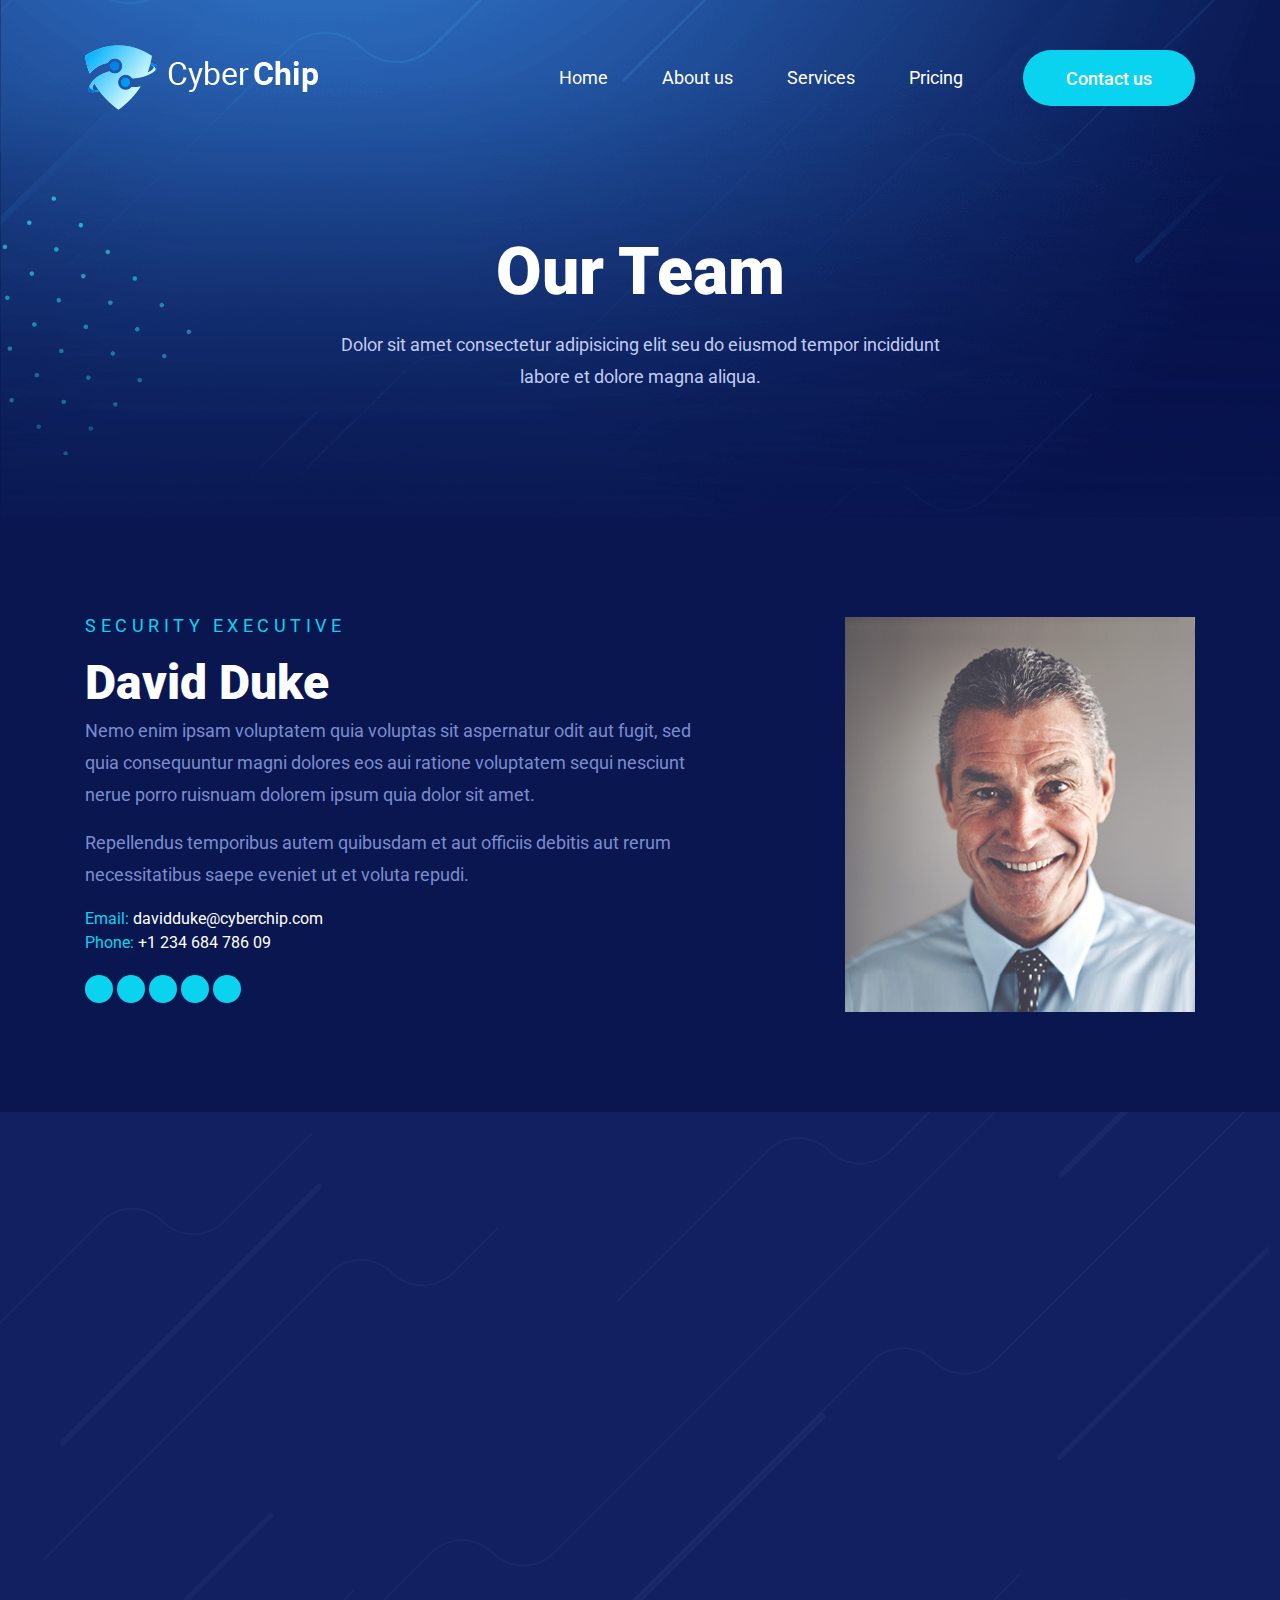
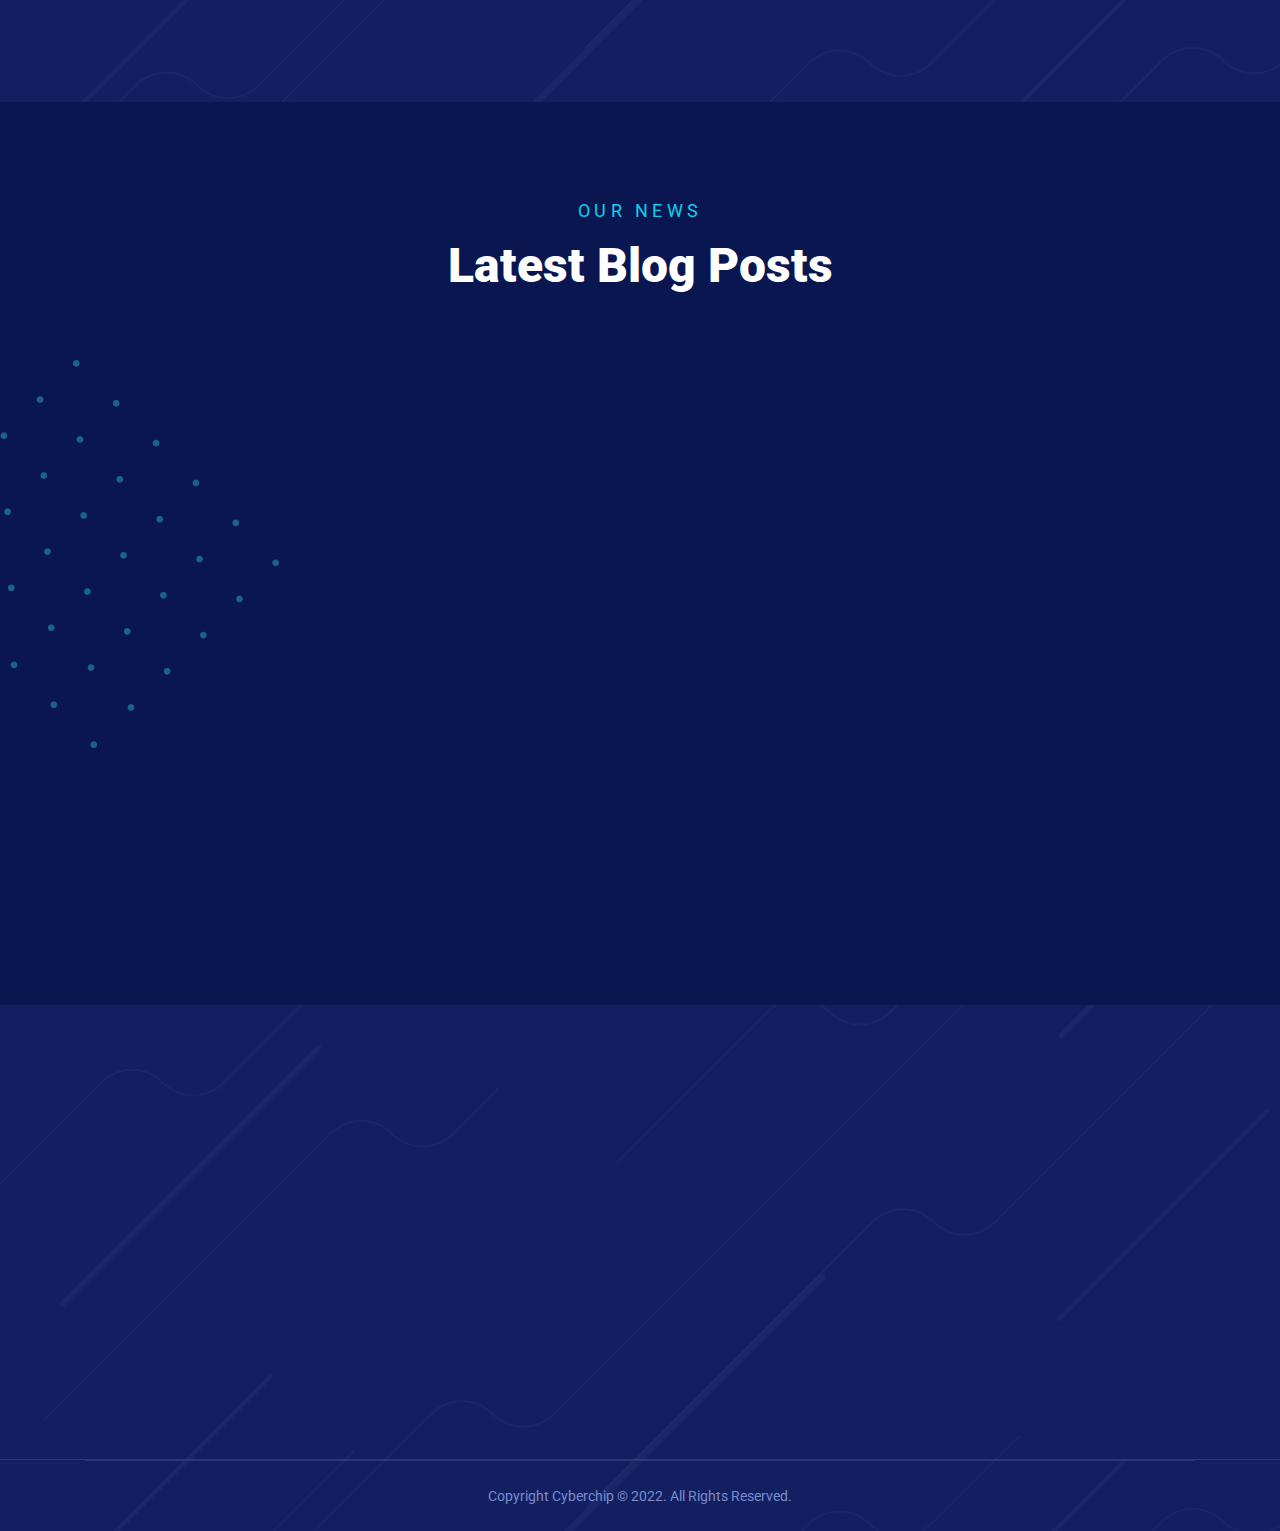
<file: team-detail.html>
<!DOCTYPE html>
<html lang="zxx">
   <head>
      <meta name="viewport" content="width=device-width, initial-scale=1">
      <meta http-equiv="Content-Type" content="text/html; charset=utf-8"/>
      <link rel="stylesheet" href="assets/css/animate.css">
      <link rel="stylesheet" href="https://pro.fontawesome.com/releases/v5.10.0/css/all.css" integrity="sha384-AYmEC3Yw5cVb3ZcuHtOA93w35dYTsvhLPVnYs9eStHfGJvOvKxVfELGroGkvsg+p" crossorigin="anonymous"/>
      <link rel="stylesheet" href="assets/bootstarp/bootstrap.min.css">
      <link rel="stylesheet" href="assets/css/super-classes.css">
      <link rel="stylesheet" href="assets/css/style.css">
      <link rel="stylesheet" href="assets/css/mobile.css">
      <title>cyber chip | Team-detail</title>
   </head>
   <body>
      <!---header-and-banner-section-->
      <div class="header-and-banner-con w-100">
         <div class="header-and-banner-inner-con overlay-content">
            <!--navbar-start-->
            <header>
               <div class="container">
                  <div class="header-con">
                     <nav class="navbar navbar-expand-lg navbar-light p-0">
                        <a class="navbar-brand p-0" href="index.html">
                        <img src="assets/image/logo-img.png" alt="logo-img" class="img-fluid">
                        </a>
                        <button class="navbar-toggler p-0 collapsed" type="button" data-toggle="collapse" data-target="#navbarSupportedContent" aria-controls="navbarSupportedContent" aria-expanded="false" aria-label="Toggle navigation">
                        <span class="navbar-toggler-icon"></span>
                        <span class="navbar-toggler-icon"></span>
                        <span class="navbar-toggler-icon"></span>
                        </button>
                        <div class="collapse navbar-collapse justify-content-end" id="navbarSupportedContent">
                           <ul class="navbar-nav">
                              <li class="nav-item active">
                                 <a class="nav-link text-white p-0" href="index.html">Home<span class="sr-only">(current)</span></a>
                              </li>
                              <li class="nav-item">
                                 <a class="nav-link text-white p-0" href="about.html">About us</a>
                              </li>
                              <li class="nav-item">
                                 <a class="nav-link text-white p-0" href="services.html"> Services </a>
                              </li>
                              <li class="nav-item">
                                 <a class="nav-link text-white p-0" href="pricing.html"> Pricing</a>
                              </li>
                              
                           </ul>
                           <a href="contact.html" class=" my-2 my-sm-0 contact-btn">Contact us</a>
                        </div>
                     </nav>
                  </div>
               </div>
            </header>
            <!--navbar-end-->
            <!--banner-start-->
            <section class="banner-main-con about-page-main-banner-con">
               <div class="container">
                  <div class="banner-con about-page-banner-con text-center">
                     <div class="row wow slideInLeft">
                        <div class="col-lg-12">
                           <div class="about-page-banner-title">
                              <h1>Our Team</h1>
                              <p class="mb-0">Dolor sit amet consectetur adipisicing elit seu do eiusmod tempor incididunt
                                 labore et dolore magna aliqua. 
                              </p>
                           </div>
                        </div>
                     </div>
                  </div>
               </div>
            </section>
            <!--banner-end-->
         </div>
      </div>
      <!---header-and-banner-section-->
      <!-- team detail section -->
      <section>
         <div class="team-detail-con text-lg-left text-center">
            <div class="container">
               <div class="row">
                  <div class="col-lg-7 order-lg-0 order-2">
                     <div class="team-member-detail wow slideInLeft">
                        <h5>Security Executive</h5>
                        <h2>David Duke</h2>
                        <p>Nemo enim ipsam voluptatem quia voluptas sit aspernatur odit aut fugit, sed quia consequuntur magni dolores eos aui ratione voluptatem sequi nesciunt nerue porro ruisnuam dolorem ipsum quia dolor sit amet.</p>
                        <p>Repellendus temporibus autem quibusdam et aut officiis debitis aut rerum necessitatibus saepe eveniet ut et voluta repudi.</p>
                        <div class="team-contanct">
                           <span>Email:</span>
                           <span class="text-white"> davidduke@cyberchip.com</span><br>
                           <span>Phone: </span>
                           <span class="text-white">+1 234 684 786 09</span>
                        </div>
                        <div class="team-social-icon">
                           <ul class="mb-0 list-unstyled">
                              <li class="d-inline-block">
                                 <a href="https://www.facebook.com/">
                                 <i class="fab fa-facebook-f d-flex justify-content-center align-items-center"></i>
                                 </a>
                              </li>
                              <li class="d-inline-block">
                                 <a href="https://twitter.com/login?lang=en">
                                 <i class="fab fa-twitter d-flex justify-content-center align-items-center"></i>
                                 </a>
                              </li>
                              <li class="d-inline-block">
                                 <a href="https://www.linkedin.com/login">
                                 <i class="fab fa-linkedin-in d-flex justify-content-center align-items-center"></i>
                                 </a>
                              </li>
                              <li class="d-inline-block ">
                                 <a href="https://www.youtube.com/">
                                 <i class="fab fa-youtube d-flex justify-content-center align-items-center"></i>
                                 </a>
                              </li>
                              <li class="d-inline-block">
                                 <a href="https://www.pinterest.com/">
                                 <i class="fab fa-pinterest d-flex justify-content-center align-items-center"></i>
                                 </a>
                              </li>
                           </ul>
                        </div>
                     </div>
                  </div>
                  <div class="col-lg-5">
                     <figure class="mb-0 float-lg-right wow slideInRight">
                        <img src="assets/image/team-member-img.png" alt="team-member-img" class="img-fluid">
                     </figure>
                  </div>
               </div>
            </div>
         </div>
      </section>
      <!-- team detail section -->
      <!-- professional skils section -->
      <section>
         <div class="team-professional-con bg-overly-img">
            <div class="overlay-content">
               <div class="container">
                  <div class="row">
                     <div class="col-lg-6">
                        <div class="team-professional-lft wow slideInLeft">
                           <h2>Professional Skils</h2>
                           <div class="skills" data-percent="95%">
                              <div class="title-bar ">
                                 <h5 class="mb-0">Technical Aptitude</h5>
                              </div>
                              <span>95%</span>
                              <div class="skillbar"></div>
                           </div>
                           <div class="skills" data-percent="60%">
                              <div class="title-bar">
                                 <h5 class="mb-0">Networking</h5>
                              </div>
                              <span>60%</span>
                              <div class="skillbar"></div>
                           </div>
                           <div class="skills" data-percent="85%">
                              <div class="title-bar">
                                 <h5 class="mb-0">Ethical Hacking</h5>
                              </div>
                              <span>85%</span>
                              <div class="skillbar"></div>
                           </div>
                           <div class="skills" data-percent="85%">
                              <div class="title-bar">
                                 <h5 class="mb-0">Coding</h5>
                              </div>
                              <span>85%</span>
                              <div class="skillbar"></div>
                           </div>
                        </div>
                       
                     </div>
                     <div class="col-lg-6">
                        <div class="experiences-con wow slideInRight">
                           <h2>Experiences</h2>
                           <p>Nemo enim ipsam voluptatem quia voluptas sit aspernatur odit aut fugit, sed quia consequuntur magni dolores.</p>
                           <ul class="list-unstyled list">
                              <li><i class="fas fa-check-circle"></i>Lorem Ipsum is simply dummy text printing.</li>
                              <li><i class="fas fa-check-circle"></i>It is a long established fact that a reader.</li>
                              <li><i class="fas fa-check-circle"></i>Contrary to popular belief, Lorem Ipsum.</li>
                              <li><i class="fas fa-check-circle"></i>Lorem Ipsum is simply dummy text printing</li>
                              <li><i class="fas fa-check-circle"></i>It is a long established fact that a reader.</li>
                           </ul>
                        </div>
                     </div>
                  </div>
               </div>
            </div>
         
         </div>
      </section>
      <!-- professional skils section -->
      <!-- blog-post-section -->
      <section>
         <div class="blog-post-con dots-right-img team-blog-post">
            <div class="container overlay-content">
               <div class="blog-post-heading text-center">
                  <h5>Our NEws</h5>
                  <h2>Latest Blog Posts</h2>
               </div>
               <div class="row">
                  <div class="col-lg-6 col-md-6 col-12 mb-lg-0 mb-md-0  mb-4 wow slideInLeft">
                     <div class="blog-post-item">
                        <div class="blog-post-item-img">
                           <a href="single-post.html">
                              <figure class="mb-0">
                                 <img src="assets/image/blog-post-img1.png" alt="blog-post-img" class="img-fluid">
                              </figure>
                           </a>
                        </div>
                        <div class="blog-post-item-title">
                           <a href="single-post.html">
                              <h6>Trend In Design</h6>
                           </a>
                           <a href="single-post.html">
                              <h4 class="mb-3">Protect Your Workplace From 
                                 Cyber Attacks
                              </h4>
                           </a>
                           <a href="single-post.html" class="blog-post-item-title-link">Read more <i class="fas fa-chevron-right"></i></a>
                        </div>
                     </div>
                  </div>
                  <div class="col-lg-6 col-md-6 col-12 wow slideInRight">
                     <div class="blog-post-item">
                        <div class="blog-post-item-img">
                           <a href="single-post.html">
                              <figure class="mb-0">
                                 <img src="assets/image/blog-post-img2.png" alt="blog-post-img" class="img-fluid">
                              </figure>
                           </a>
                        </div>
                        <div class="blog-post-item-title">
                           <a href="single-post.html">
                              <h6>Management</h6>
                           </a>
                           <a href="single-post.html">
                              <h4 class="mb-3">Security In A Fragment World Of 
                                 Workload For Your Business
                              </h4>
                           </a>
                           <a href="single-post.html" class="blog-post-item-title-link">Read more <i class="fas fa-chevron-right"></i></a>
                        </div>
                     </div>
                  </div>
               </div>
            </div>
         </div>
      </section>
      <!-- blog-post-section -->
      <!-- weight-footer-section -->
      <section>
         <div class="weight-footer-main-con bg-overly-img">
            <div class="container overlay-content">
               <div class="weight-footer-item-con">
                  <div class="row wow fadeInUp">
                     <div class="col-lg-4 col-md-12 col-12 text-lg-left text-md-center">
                        <div class="weight-footer-item weight-footer-item1 mb-lg-0 mb-3">
                           <div class="weight-footer-item-img">
                              <figure>
                                 <img src="assets/image/logo-img.png" alt="logo-img" class="img-fluid">
                              </figure>
                           </div>
                           <div class="weight-footer-item-content">
                              <p class="mb-xl-0 mb-lg-0 mb-md-4 weight-footer-item1-content">Deleniti atque corrupti quos dolores et quas 
                                 molestias excepturi sint occaecati rupiditate 
                                 non provident, similique sunt in culpa qui 
                                 officia deserunt mollitia animi..
                              </p>
                           </div>
                        </div>
                     </div>
                     <div class="col-lg-2 col-md-3 col-5">
                        <div class="weight-footer-item mb-lg-0 mb-md-0 mb-3">
                           <div class="weight-footer-item-title">
                              <h3>About Us</h3>
                           </div>
                           <div class="weight-footer-item-link">
                              <ul class="list-unstyled mb-0">
                                 <li>
                                    <a href="about.html">
                                    About us
                                    </a>
                                 </li>
                                 <li>
                                    <a href="services.html">
                                    Services
                                    </a>
                                 </li>
                                 <li>
                                    <a href="pricing.html">
                                    Pricing
                                    </a>
                                 </li>
                               
                                 <li class="mb-0">
                                    <a href="contact.html">
                                    Contact us
                                    </a> 
                                 </li>
                              </ul>
                           </div>
                        </div>
                     </div>
                     <div class="col-lg-3 col-md-4 col-7">
                        <div class="weight-footer-item mb-lg-0 mb-md-0 mb-3">
                           <div class="weight-footer-item-title">
                              <h3>Our Services</h3>
                           </div>
                           <div class="weight-footer-item-content weight-footer-item-link">
                              <ul class="list-unstyled mb-0 social-icon-list">
                                 <li class="weight-footer-item2-content col-lg-11 pl-0 pr-0">121 King Street Melbourne,
                                    3000,  Australia
                                 </li>
                                 <li>
                                    <a href="mailto:info@Cyberchip.com">
                                    info@Cyberchip.com 
                                    </a>
                                 </li>
                                 <li>
                                    <a href="tel:+123456789">+1 23 45 6789</a>
                                 </li>
                                 <li class="d-inline-block mb-0"><a href="https://www.facebook.com/"><i class="fab fa-facebook-f"></i></a></li>
                                 <li class="d-inline-block mb-0"><a href="https://twitter.com/?lang=en"><i class="fab fa-twitter"></i></a></li>
                                 <li class="d-inline-block mb-0"><a href="https://www.instagram.com/"><i class="fab fa-instagram"></i></a></li>
                              </ul>
                           </div>
                        </div>
                     </div>
                     <div class="col-lg-3 col-md-5 col-12">
                        <div class="weight-footer-item mb-0">
                           <div class="weight-footer-item-title">
                              <h3 class="Newsletter-title">Newsletter</h3>
                           </div>
                           <div class="weight-footer-item-form">
                              <div class="weight-footer-item-form-input">
                                 <input type="email" placeholder="Enter your email">
                                 <button class="border-0" value="">
                                 <img src="assets/image/submit-img.png" alt="submit-img" class="img-fluid">
                                 </button>
                              </div>
                              <div class="form-group mb-0">
                                 <input type="checkbox" id="html">
                                 <label for="html" class="checkbox-details mb-0">I Agree to the Terms</label>
                              </div>
                           </div>
                        </div>
                     </div>
                  </div>
               </div>
            </div>
            <div class="footer-con">
               <div class="container overlay-content">
                  <div class="row">
                     <div class="col-lg-12">
                        <div class="footer-con text-center">
                           <p>Copyright Cyberchip © 2022. All Rights Reserved.</p>
                        </div>
                     </div>
                  </div>
               </div>
            </div>
         </div>
      </section>
      <!-- weight-footer-section -->
      <script src="assets/js/wow.js"></script>
      <script>
         new WOW().init();
      </script>
      <script src="assets/js/jquery-3.6.0.min.js"> </script>
      <script src="assets/js/popper.min.js"> </script>
      <script src="assets/js/bootstrap.min.js"> </script>
      <script src="assets/js/custom-script.js"> </script>
      <script>
         $(document).ready(function(){
         
         startAnimation();
         
         
         
         function startAnimation(){
         jQuery('.skills').each(function(){
         
         jQuery(this).find('.skillbar').animate({
         width:jQuery(this).attr('data-percent')
         },6000); 
         
         });
         }                
         });
      </script>
   </body>
</html>
</file>
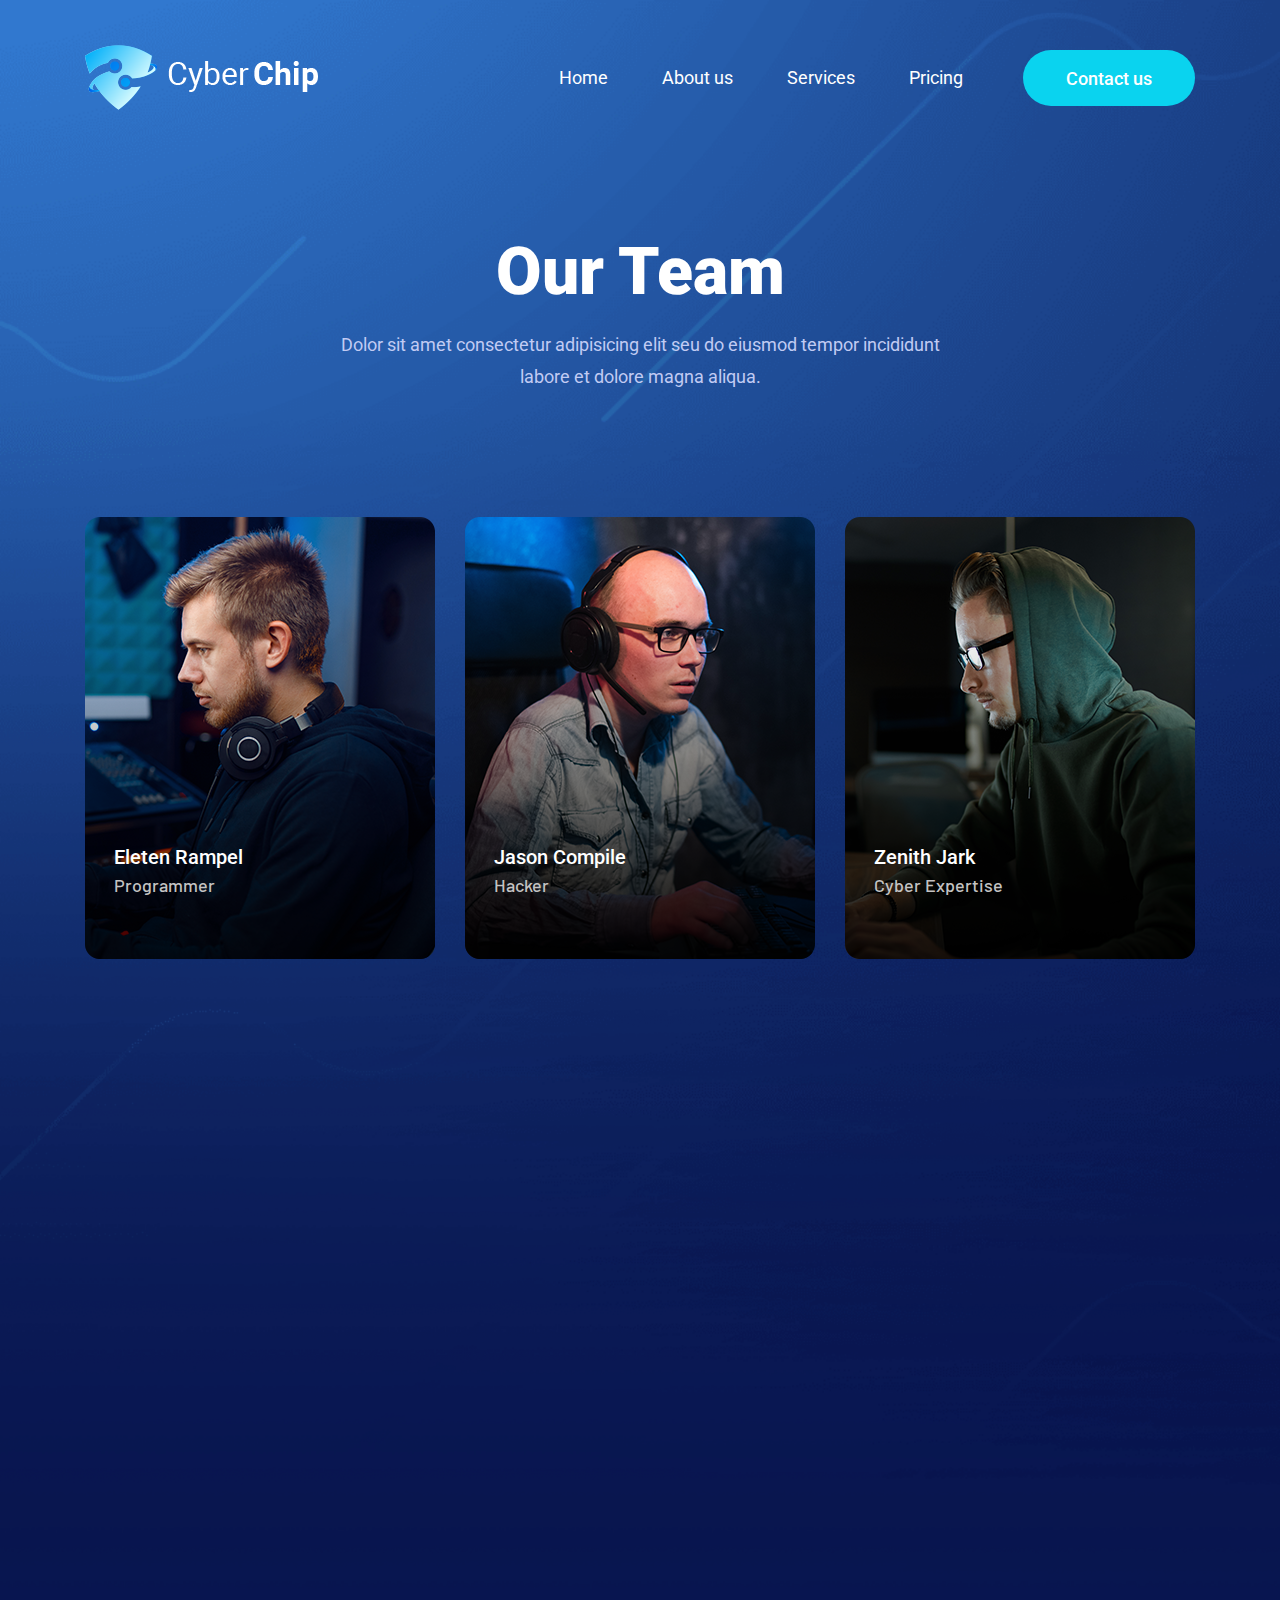
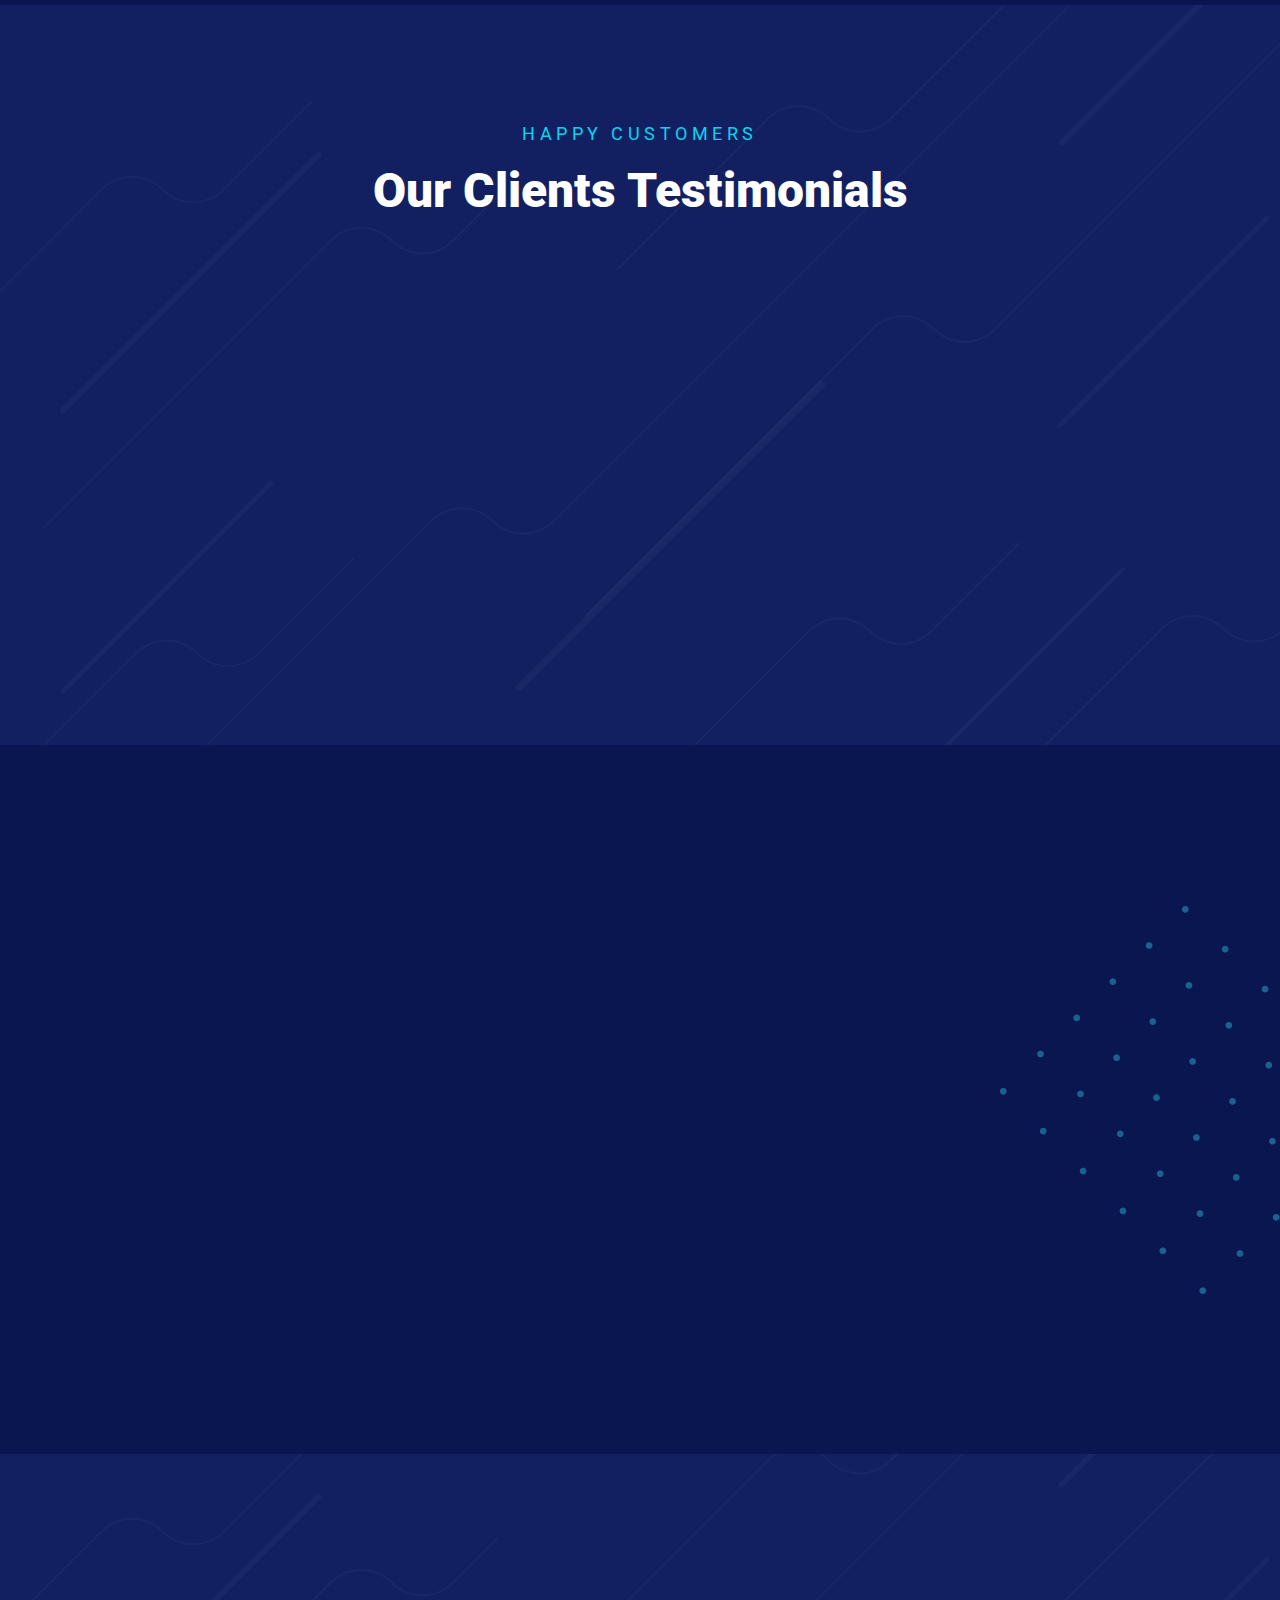
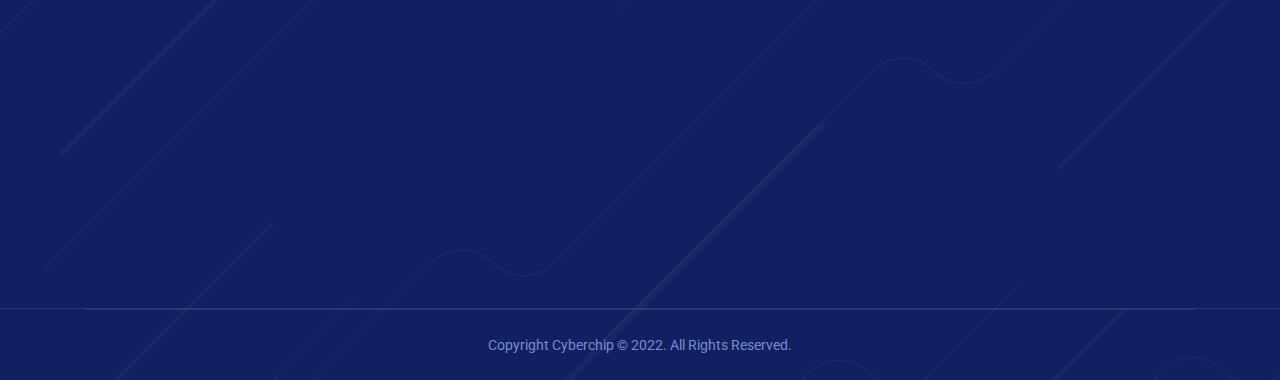
<file: team.html>
<!DOCTYPE html>
<html lang="zxx">
   <head>
      <meta name="viewport" content="width=device-width, initial-scale=1">
      <meta http-equiv="Content-Type" content="text/html; charset=utf-8"/>
      <link rel="stylesheet" href="assets/css/animate.css">
      <link rel="stylesheet" href="https://pro.fontawesome.com/releases/v5.10.0/css/all.css" integrity="sha384-AYmEC3Yw5cVb3ZcuHtOA93w35dYTsvhLPVnYs9eStHfGJvOvKxVfELGroGkvsg+p" crossorigin="anonymous"/>
      <link rel="stylesheet" href="assets/bootstarp/bootstrap.min.css">
      <link rel="stylesheet" href="assets/css/super-classes.css">
      <link rel="stylesheet" href="assets/css/style.css">
      <link rel="stylesheet" href="assets/css/mobile.css">
      <title>cyber chip | Team</title>
   </head>
   <body>
      <!---header-and-banner-section-->
      <div class="header-and-banner-con w-100">
         <div class="header-and-banner-inner-con overlay-content">
            <!--navbar-start-->
            <header>
               <div class="container">
                  <div class="header-con">
                     <nav class="navbar navbar-expand-lg navbar-light p-0">
                        <a class="navbar-brand p-0" href="index.html">
                        <img src="assets/image/logo-img.png" alt="logo-img" class="img-fluid">
                        </a>
                        <button class="navbar-toggler p-0 collapsed" type="button" data-toggle="collapse" data-target="#navbarSupportedContent" aria-controls="navbarSupportedContent" aria-expanded="false" aria-label="Toggle navigation">
                        <span class="navbar-toggler-icon"></span>
                        <span class="navbar-toggler-icon"></span>
                        <span class="navbar-toggler-icon"></span>
                        </button>
                        <div class="collapse navbar-collapse justify-content-end" id="navbarSupportedContent">
                           <ul class="navbar-nav">
                              <li class="nav-item active">
                                 <a class="nav-link text-white p-0" href="index.html">Home<span class="sr-only">(current)</span></a>
                              </li>
                              <li class="nav-item">
                                 <a class="nav-link text-white p-0" href="about.html">About us</a>
                              </li>
                              <li class="nav-item">
                                 <a class="nav-link text-white p-0" href="services.html"> Services </a>
                              </li>
                              <li class="nav-item">
                                 <a class="nav-link text-white p-0" href="pricing.html"> Pricing</a>
                              </li>
                              
                           </ul>
                           <a href="contact.html" class=" my-2 my-sm-0 contact-btn">Contact us</a>
                        </div>
                     </nav>
                  </div>
               </div>
            </header>
            <!--navbar-end-->
            <!--banner-start-->
            <section class="banner-main-con about-page-main-banner-con">
               <div class="container">
                  <div class="banner-con about-page-banner-con text-center">
                     <div class="row wow slideInLeft">
                        <div class="col-lg-12">
                           <div class="about-page-banner-title">
                              <h1>Our Team</h1>
                              <p class="mb-0">Dolor sit amet consectetur adipisicing elit seu do eiusmod tempor incididunt
                                 labore et dolore magna aliqua.
                              </p>
                           </div>
                        </div>
                     </div>
                  </div>
               </div>
            </section>
            <!--banner-end-->
            <!-- blog-post-section -->
            <section>
               <div class="blog-post-con about-page-blog-post-con team-page-blog pt-0">
                  <div class="container">
                     <div class="row text-lg-left text-md-left text-center Team-blog-con wow fadeInUp">
                        <div class="col-lg-4 col-md-4 col-12 mb-lg-0 mb-md-0  mb-4">
                           <div class="blog-post-item about-page-blog-post-item">
                              <div class="blog-post-item-img">
                                 <a href="team-detail.html">
                                    <figure class="mb-0">
                                       <img src="assets/image/about-page-post-img1.png" alt="about-page-post-img" class="img-fluid">
                                    </figure>
                                 </a>
                              </div>
                              <div class="blog-post-item-title text-left">
                                 <a href="team-detail.html">
                                    <h4 class="mb-3">Eleten Rampel</h4>
                                    <h6>Programmer</h6>
                                 </a>
                                 <ul class="list-unstyled mb-0">
                                    <li class="d-inline-block"><a href="https://www.facebook.com/"><i class="fab fa-facebook-f text-white"></i></a></li>
                                    <li class="d-inline-block"><a href="https://twitter.com/?lang=en"><i class="fab fa-twitter text-white"></i></a></li>
                                    <li class="d-inline-block"><a href="https://www.instagram.com/"><i class="fab fa-instagram text-white"></i></a></li>
                                 </ul>
                              </div>
                           </div>
                        </div>
                        <div class="col-lg-4 col-md-4 col-12 mb-lg-0 mb-md-0  mb-4">
                           <div class="blog-post-item about-page-blog-post-item">
                              <div class="blog-post-item-img">
                                 <a href="team-detail.html">
                                    <figure class="mb-0">
                                       <img src="assets/image/about-page-post-img2.png" alt="about-page-post-img" class="img-fluid">
                                    </figure>
                                 </a>
                              </div>
                              <div class="blog-post-item-title text-left">
                                 <a href="team-detail.html">
                                    <h4 class="mb-3">Jason Compile</h4>
                                    <h6>Hacker</h6>
                                 </a>
                                 <ul class="list-unstyled mb-0">
                                    <li class="d-inline-block"><a href="https://www.facebook.com/"><i class="fab fa-facebook-f text-white"></i></a></li>
                                    <li class="d-inline-block"><a href="https://twitter.com/?lang=en"><i class="fab fa-twitter text-white"></i></a></li>
                                    <li class="d-inline-block"><a href="https://www.instagram.com/"><i class="fab fa-instagram text-white"></i></a></li>
                                 </ul>
                              </div>
                           </div>
                        </div>
                        <div class="col-lg-4 col-md-4 col-12">
                           <div class="blog-post-item about-page-blog-post-item">
                              <div class="blog-post-item-img">
                                 <a href="team-detail.html">
                                    <figure class="mb-0">
                                       <img src="assets/image/about-page-post-img3.png" alt="about-page-post-img" class="img-fluid">
                                    </figure>
                                 </a>
                              </div>
                              <div class="blog-post-item-title text-left">
                                 <a href="team-detail.html">
                                    <h4 class="mb-3">Zenith Jark</h4>
                                    <h6>Cyber Expertise</h6>
                                 </a>
                                 <ul class="list-unstyled mb-0">
                                    <li class="d-inline-block"><a href="https://www.facebook.com/"><i class="fab fa-facebook-f text-white"></i></a></li>
                                    <li class="d-inline-block"><a href="https://twitter.com/?lang=en"><i class="fab fa-twitter text-white"></i></a></li>
                                    <li class="d-inline-block"><a href="https://www.instagram.com/"><i class="fab fa-instagram text-white"></i></a></li>
                                 </ul>
                              </div>
                           </div>
                        </div>
                     </div>
                     <div class="row text-lg-left text-md-left text-center wow fadeInUp">
                        <div class="col-lg-4 col-md-4 col-12 mb-lg-0 mb-md-0  mb-4">
                           <div class="blog-post-item about-page-blog-post-item">
                              <div class="blog-post-item-img">
                                 <a href="team-detail.html">
                                    <figure class="mb-0">
                                       <img src="assets/image/team-img-4.png" alt="team-img-4" class="img-fluid">
                                    </figure>
                                 </a>
                              </div>
                              <div class="blog-post-item-title text-left">
                                 <a href="team-detail.html">
                                    <h4 class="mb-3">Jonathan Clark</h4>
                                    <h6>Programmer</h6>
                                 </a>
                                 <ul class="list-unstyled mb-0">
                                    <li class="d-inline-block"><a href="https://www.facebook.com/"><i class="fab fa-facebook-f text-white"></i></a></li>
                                    <li class="d-inline-block"><a href="https://twitter.com/?lang=en"><i class="fab fa-twitter text-white"></i></a></li>
                                    <li class="d-inline-block"><a href="https://www.instagram.com/"><i class="fab fa-instagram text-white"></i></a></li>
                                 </ul>
                              </div>
                           </div>
                        </div>
                        <div class="col-lg-4 col-md-4 col-12 mb-lg-0 mb-md-0  mb-4">
                           <div class="blog-post-item about-page-blog-post-item">
                              <div class="blog-post-item-img">
                                 <a href="team-detail.html">
                                    <figure class="mb-0">
                                       <img src="assets/image/team-img-5.png" alt="team-img-5" class="img-fluid">
                                    </figure>
                                 </a>
                              </div>
                              <div class="blog-post-item-title text-left">
                                 <a href="team-detail.html">
                                    <h4 class="mb-3">Andre Park</h4>
                                    <h6>Hacker</h6>
                                 </a>
                                 <ul class="list-unstyled mb-0">
                                    <li class="d-inline-block"><a href="#"><i class="fab fa-facebook-f text-white"></i></a></li>
                                    <li class="d-inline-block"><a href="#"><i class="fab fa-twitter text-white"></i></a></li>
                                    <li class="d-inline-block"><a href="#"><i class="fab fa-instagram text-white"></i></a></li>
                                 </ul>
                              </div>
                           </div>
                        </div>
                        <div class="col-lg-4 col-md-4 col-12">
                           <div class="blog-post-item about-page-blog-post-item">
                              <div class="blog-post-item-img">
                                 <a href="team-detail.html">
                                    <figure class="mb-0">
                                       <img src="assets/image/team-img-6.png" alt="team-img-6" class="img-fluid">
                                    </figure>
                                 </a>
                              </div>
                              <div class="blog-post-item-title text-left">
                                 <a href="team-detail.html">
                                    <h4 class="mb-3">Senchy Dark</h4>
                                    <h6>Cyber Expertise</h6>
                                 </a>
                                 <ul class="list-unstyled mb-0">
                                    <li class="d-inline-block"><a href="https://www.facebook.com/"><i class="fab fa-facebook-f text-white"></i></a></li>
                                    <li class="d-inline-block"><a href="https://twitter.com/?lang=en"><i class="fab fa-twitter text-white"></i></a></li>
                                    <li class="d-inline-block"><a href="https://www.instagram.com/"><i class="fab fa-instagram text-white"></i></a></li>
                                 </ul>
                              </div>
                           </div>
                        </div>
                     </div>
                  </div>
               </div>
            </section>
            <!-- blog-post-section -->
         </div>
      </div>
      <!---header-and-banner-section-->
      <!-- Testimonials-section -->
      <section>
         <div class="Testimonials-section-con bg-overly-img">
            <div class="container overlay-content">
               <div class="Testimonials-section-heading text-center">
                  <h5>Happy Customers</h5>
                  <h2>Our Clients Testimonials</h2>
               </div>
               <div id="carouselExampleIndicators" class="carousel slide wow slideInRight" data-ride="carousel">
                  <ol class="carousel-indicators">
                     <li data-target="#carouselExampleIndicators" data-slide-to="0" class="active"></li>
                     <li data-target="#carouselExampleIndicators" data-slide-to="1"></li>
                     <li data-target="#carouselExampleIndicators" data-slide-to="2"></li>
                  </ol>
                  <div class="carousel-inner">
                     <div class="carousel-item active">
                        <div class="row">
                           <div class="col-lg-6 col-md-6">
                              <div class="Testimonials-item-con">
                                 <div class="Testimonials-item-content">
                                    <p>Duis aute irure dolor in reprehenderit in esse 
                                       cillum dolore eu fugiat nulla pariatur sint cupida
                                       at non proident, suntofficia deserunt mollit 
                                       anim labore et dolore magnam...
                                    </p>
                                 </div>
                                 <div class="Testimonials-item-auter-con">
                                    <figure class="mb-0 float-left">
                                       <img src="assets/image/auther-img1.png" alt="auther-img1" class="img-fluid">
                                    </figure>
                                    <div class="Testimonials-item-auter-heading">
                                       <h6>Zenith Jark</h6>
                                       <p class="mb-0">CEO Jetsclae</p>
                                    </div>
                                 </div>
                              </div>
                           </div>
                           <div class="col-lg-6 col-md-6">
                              <div class="Testimonials-item-con">
                                 <div class="Testimonials-item-content">
                                    <p>Enim ad minim veniam, quis nostrud exercita
                                       ullamco laboris nisi ut aliquip ex ea commodo 
                                       consequat. Duis aute irure dolor in reprehende
                                       esse cillum dolore eu fugiat...
                                    </p>
                                 </div>
                                 <div class="Testimonials-item-auter-con">
                                    <figure class="mb-0 float-left">
                                       <img src="assets/image/auther-img2.png" alt="auther-img1" class="img-fluid">
                                    </figure>
                                    <div class="Testimonials-item-auter-heading">
                                       <h6>Eleten Rampel</h6>
                                       <p class="mb-0">Assistant Manager</p>
                                    </div>
                                 </div>
                              </div>
                           </div>
                        </div>
                     </div>
                     <div class="carousel-item">
                        <div class="row">
                           <div class="col-lg-6 col-md-6">
                              <div class="Testimonials-item-con">
                                 <div class="Testimonials-item-content">
                                    <p>Duis aute irure dolor in reprehenderit in esse 
                                       cillum dolore eu fugiat nulla pariatur sint cupida
                                       at non proident, suntofficia deserunt mollit 
                                       anim labore et dolore magnam...
                                    </p>
                                 </div>
                                 <div class="Testimonials-item-auter-con">
                                    <figure class="mb-0 float-left">
                                       <img src="assets/image/auther-img2.png" alt="auther-img1" class="img-fluid">
                                    </figure>
                                    <div class="Testimonials-item-auter-heading">
                                       <h6>Eleten Rampel</h6>
                                       <p class="mb-0">Assistant Manager</p>
                                    </div>
                                 </div>
                              </div>
                           </div>
                           <div class="col-lg-6 col-md-6">
                              <div class="Testimonials-item-con">
                                 <div class="Testimonials-item-content">
                                    <p>Enim ad minim veniam, quis nostrud exercita
                                       ullamco laboris nisi ut aliquip ex ea commodo 
                                       consequat. Duis aute irure dolor in reprehende
                                       esse cillum dolore eu fugiat...
                                    </p>
                                 </div>
                                 <div class="Testimonials-item-auter-con">
                                    <figure class="mb-0 float-left">
                                       <img src="assets/image/auther-img1.png" alt="auther-img1" class="img-fluid">
                                    </figure>
                                    <div class="Testimonials-item-auter-heading">
                                       <h6>Zenith Jark</h6>
                                       <p class="mb-0">CEO Jetsclae</p>
                                    </div>
                                 </div>
                              </div>
                           </div>
                        </div>
                     </div>
                     <div class="carousel-item">
                        <div class="row">
                           <div class="col-lg-6 col-md-6">
                              <div class="Testimonials-item-con">
                                 <div class="Testimonials-item-content">
                                    <p>Duis aute irure dolor in reprehenderit in esse 
                                       cillum dolore eu fugiat nulla pariatur sint cupida
                                       at non proident, suntofficia deserunt mollit 
                                       anim labore et dolore magnam...
                                    </p>
                                 </div>
                                 <div class="Testimonials-item-auter-con">
                                    <figure class="mb-0 float-left">
                                       <img src="assets/image/auther-img1.png" alt="auther-img1" class="img-fluid">
                                    </figure>
                                    <div class="Testimonials-item-auter-heading">
                                       <h6>Zenith Jark</h6>
                                       <p class="mb-0">CEO Jetsclae</p>
                                    </div>
                                 </div>
                              </div>
                           </div>
                           <div class="col-lg-6 col-md-6">
                              <div class="Testimonials-item-con">
                                 <div class="Testimonials-item-content">
                                    <p>Enim ad minim veniam, quis nostrud exercita
                                       ullamco laboris nisi ut aliquip ex ea commodo 
                                       consequat. Duis aute irure dolor in reprehende
                                       esse cillum dolore eu fugiat...
                                    </p>
                                 </div>
                                 <div class="Testimonials-item-auter-con">
                                    <figure class="mb-0 float-left">
                                       <img src="assets/image/auther-img2.png" alt="auther-img1" class="img-fluid">
                                    </figure>
                                    <div class="Testimonials-item-auter-heading">
                                       <h6>Eleten Rampel</h6>
                                       <p class="mb-0">Assistant Manager</p>
                                    </div>
                                 </div>
                              </div>
                           </div>
                        </div>
                     </div>
                  </div>
               </div>
            </div>
         </div>
      </section>
      <!-- Testimonials-section -->
      <!--form-section-->
      <section>
         <div class="form-main-con dots-left-img">
            <div class="container overlay-content">
               <div class="form-title-con text-center wow slideInLeft">
                  <h5>Get in touch</h5>
                  <h2>Send us a Message</h2>
               </div>
               <form class="form-inner-con wow slideInLeft" id="contactpage" method="POST">
                  <div class="row">
                     <div class="col-lg-4 col-md-4 col-12">
                        <input type="text" placeholder="Name" name="name" id="name"> 
                     </div>
                     <div class="col-lg-4 col-md-4 col-12">
                        <input type="email"  placeholder="Email" name="email" id="email"> 
                     </div>
                     <div class="col-lg-4 col-md-4 col-12">
                        <input type="tel" placeholder="Phone" name="phone" id="phone">
                     </div>
                  </div>
                  <div class="row">
                     <div class="col-lg-12">
                        <textarea class="w-100"  placeholder="Message" rows="3" name="comments" id="comments"></textarea>
                     </div>
                  </div>
                  <div class="row">
                     <div class="col-lg-12 text-center">
                        <button type="submit" id="submit" class="contact-btn" >Submit</button>
                     </div>
                  </div>
               </form>
            </div>
         </div>
      </section>
      <!--form-section-->
      <!-- weight-footer-section -->
      <section>
         <div class="weight-footer-main-con bg-overly-img">
            <div class="container overlay-content">
               <div class="weight-footer-item-con">
                  <div class="row wow fadeInUp">
                     <div class="col-lg-4 col-md-12 col-12 text-lg-left text-md-center">
                        <div class="weight-footer-item weight-footer-item1 mb-lg-0 mb-3">
                           <div class="weight-footer-item-img">
                              <figure>
                                 <img src="assets/image/logo-img.png" alt="logo-img" class="img-fluid">
                              </figure>
                           </div>
                           <div class="weight-footer-item-content">
                              <p class=" mb-xl-0 mb-lg-0 mb-md-4 weight-footer-item1-content">Deleniti atque corrupti quos dolores et quas 
                                 molestias excepturi sint occaecati rupiditate 
                                 non provident, similique sunt in culpa qui 
                                 officia deserunt mollitia animi..
                              </p>
                           </div>
                        </div>
                     </div>
                     <div class="col-lg-2 col-md-3 col-5">
                        <div class="weight-footer-item mb-lg-0 mb-md-0 mb-3">
                           <div class="weight-footer-item-title">
                              <h3>About Us</h3>
                           </div>
                           <div class="weight-footer-item-link">
                              <ul class="list-unstyled mb-0">
                                 <li>
                                    <a href="about.html">
                                    About us
                                    </a>
                                 </li>
                                 <li>
                                    <a href="services.html">
                                    Services
                                    </a>
                                 </li>
                                 <li>
                                    <a href="pricing.html">
                                    Pricing
                                    </a>
                                 </li>
                                 
                                 <li>
                                    <a href="contact.html">
                                    Contact us
                                    </a> 
                                 </li>
                              </ul>
                           </div>
                        </div>
                     </div>
                     <div class="col-lg-3 col-md-4 col-7">
                        <div class="weight-footer-item mb-lg-0 mb-md-0 mb-3">
                           <div class="weight-footer-item-title">
                              <h3>Our Services</h3>
                           </div>
                           <div class="weight-footer-item-content weight-footer-item-link">
                              <ul class="list-unstyled mb-0 social-icon-list">
                                 <li class="weight-footer-item2-content col-lg-11 pl-0 pr-0">121 King Street Melbourne,
                                    3000,  Australia
                                 </li>
                                 <li>
                                 <li>
                                    <a href="mailto:info@cyberchip.com">
                                    info@Cyberchip.com 
                                    </a>
                                 </li>
                                 <li>
                                    <a href="tel:+123456789">+1 23 45 6789</a>
                                 </li>
                                 <li class="d-inline-block mb-0"><a href="https://www.facebook.com/"><i class="fab fa-facebook-f"></i></a></li>
                                 <li class="d-inline-block mb-0"><a href="https://twitter.com/?lang=en"><i class="fab fa-twitter"></i></a></li>
                                 <li class="d-inline-block mb-0"><a href="https://www.instagram.com/"><i class="fab fa-instagram"></i></a></li>
                              </ul>
                           </div>
                        </div>
                     </div>
                     <div class="col-lg-3 col-md-5 col-12">
                        <div class="weight-footer-item mb-0">
                           <div class="weight-footer-item-title">
                              <h3 class="Newsletter-title">Newsletter</h3>
                           </div>
                           <div class="weight-footer-item-form">
                              <div class="weight-footer-item-form-input">
                                 <input type="email" placeholder="Enter your email">
                                 <button class="border-0" value="">
                                 <img src="assets/image/submit-img.png" alt="submit-img" class="img-fluid">
                                 </button>
                              </div>
                              <div class="form-group mb-0">
                                 <input type="checkbox" id="html">
                                 <label for="html" class="checkbox-details mb-0">I Agree to the Terms</label>
                              </div>
                           </div>
                        </div>
                     </div>
                  </div>
               </div>
            </div>
            <div class="footer-con">
               <div class="container overlay-content">
                  <div class="row">
                     <div class="col-lg-12">
                        <div class="footer-con text-center">
                           <p>Copyright Cyberchip © 2022. All Rights Reserved.</p>
                        </div>
                     </div>
                  </div>
               </div>
            </div>
         </div>
      </section>
      <!-- weight-footer-section -->
      <script src="assets/js/wow.js"></script>
      <script>
         new WOW().init();
      </script>
      <script src="assets/js/jquery-3.6.0.min.js"> </script>
      <script src="assets/js/popper.min.js"> </script>
      <script src="assets/js/bootstrap.min.js"> </script>
   </body>
</html>
</file>
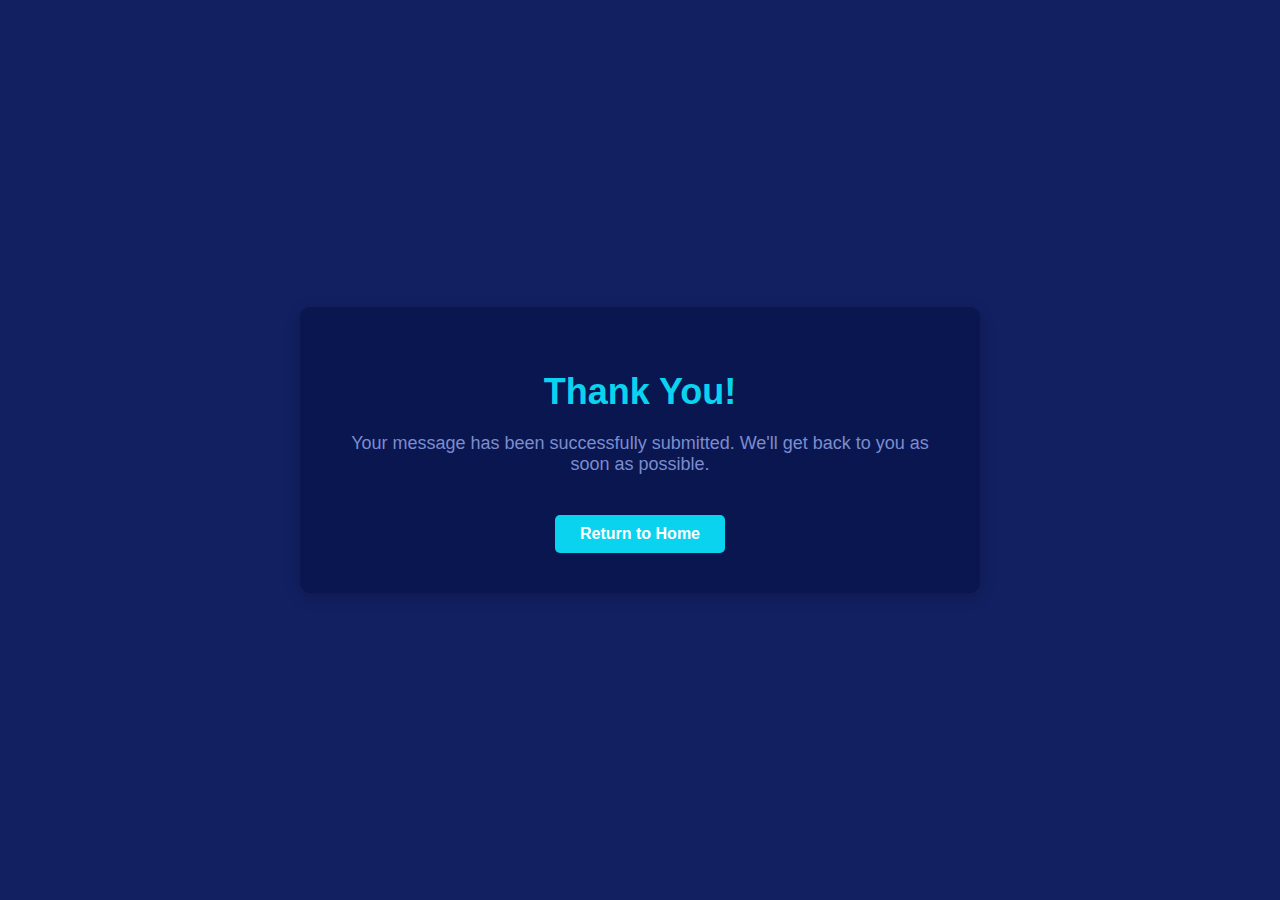
<file: thanks.html>
<!DOCTYPE html>
<html lang="en">
<head>
  <meta charset="UTF-8">
  <meta name="viewport" content="width=device-width, initial-scale=1.0">
  <meta http-equiv="X-UA-Compatible" content="ie=edge">
  <title>Thank You</title>
  <style>
    /* Global Styles */
    body {
      margin: 0;
      padding: 0;
      font-family: Arial, sans-serif;
      background-color: #122062; /* Light blue color */
      color: #ffffff; /* Primary color */
      display: flex;
      justify-content: center;
      align-items: center;
      height: 100vh;
      text-align: center;
    }

    /* Container for the message */
    .thank-you-container {
      background-color: #091650; /* Blue color */
      padding: 40px;
      border-radius: 10px;
      box-shadow: 0 4px 15px rgba(0, 0, 0, 0.2);
      max-width: 600px;
      margin: 0 20px;
    }

    /* Title */
    h1 {
      font-size: 36px;
      margin-bottom: 20px;
      color: #0ad3ef; /* Accent color */
    }

    /* Paragraph */
    p {
      font-size: 18px;
      color: #7c8cce; /* Text color */
      margin-bottom: 40px;
    }

    /* Button to go back to home */
    .btn {
      display: inline-block;
      padding: 10px 25px;
      font-size: 16px;
      font-weight: bold;
      color: #ffffff; /* Primary color */
      background-color: #0ad3ef; /* Accent color */
      border: none;
      border-radius: 5px;
      cursor: pointer;
      text-decoration: none;
    }

    .btn:hover {
      background-color: #0ac4da; /* Slightly darker accent on hover */
    }
  </style>
</head>
<body>

  <div class="thank-you-container">
    <h1>Thank You!</h1>
    <p>Your message has been successfully submitted. We'll get back to you as soon as possible.</p>
    <a href="/" class="btn">Return to Home</a>
  </div>

</body>
</html>
</file>
<file: assets/css/super-classes.css>
/*------------------------------------------------------------------
[Table of contents]

1. h1
2. h2
3. h5
4. p
5. contact-btn

-------------------------------------------------------------------*/


h1{
    font-size: 66px;
    color: var(--primary--color);
    line-height: 83px;
    font-weight: 900;
}
h2{
    font-size: 48px;
    line-height: 48px;
    font-weight: 900;
    color: var(--primary--color);
}
h5{
    font-size: 18px;
    line-height: 18px;
    color: var(--accent);
    text-transform: uppercase;
    font-weight: normal;
    margin-bottom: 24px;
    letter-spacing: 4.5px;
}
p{
    font-size: 18px;
    line-height: 32px;
    color: var(--text-color);
}
.contact-btn{
    padding: 15px 43px 14px 43px;
    background-color: var(--accent);
    font-size: 18px;
    font-weight: 500;
    border-radius: 29px;
    color: var(--primary--color);
    display: inline-block;
}
.contact-btn:hover{
    background:none;
    color: var(--primary--color);
    box-shadow: 0 0 0 1px inset var(--accent);
}
.overlay-content{
    position: relative;
    z-index: 1;
}
.dots-left-img, .dots-right-img {
    position: relative;
}
.dots-left-img::after{
    content: "";
    background: url(../image/dots-img.png) no-repeat center right;
    position: absolute;
    width: 100%;
    height: 100%;
    top: 0;
    right: 0;
}
.dots-right-img::before {
    content: "";
    background: url(../image/service-dots-img.png) no-repeat left center;
    width: 100%;
    height: 100%;
    position: absolute;
    top: 0;
    left: 0;
}
.bg-overly-img{
    position: relative;
}
.bg-overly-img:after{
    content: "";
    background:url(../image/overly-img.png) no-repeat center;
    background-size: cover;
    position: absolute;
    width: 100%;
    height: 100%;
    top: 0;
}
.list li i{
    position: absolute;
    left: -28px;
    color: var(--secondary--color);
    top: 7px;
}
</file>
<file: assets/css/style.css>
/*------------------------------------------------------------------
[Master Stylesheet]

Project:    cyber jet
first change:    05/01/2022
-------------------------------------------------------------------*/
/*------------------------------------------------------------------
[Table of contents]

1. Body
2. Header / #header
3. Navigation / #navbar
4. banner section / #banner
5. slider section / #slider
6. information section / #information
7. Effective section / #Effective 
8. Cyber Security section/ #Cyber Security
9. service section / #service
10. Pricing section / #Pricing
11. blog section / #blog
12. get start section / #get start
13. tabs section  / #tabs-section
14. Pricing page css / #Pricing page
15. contact page css / #contact page
16. team page css / #team page css
17. form section / #form
18. weight footer section / #weight footer
19. footer section / #footer
-------------------------------------------------------------------*/
/*------------------------------------------------------------------
# [Color codes]

# primary color: #ffffff
# secondary color: ##0ad3ef
# text color: #7c8cce
# accent: #0ad3ef
# blue color:#091650
# light blue color :#122062
# */
/*------------------------------------------------------------------
[Typography]

Body copy:     'Roboto', sans-serif;

-------------------------------------------------------------------*/
@import url('https://fonts.googleapis.com/css2?family=Roboto:wght@400;500;700&display=swap');
@import url('https://fonts.googleapis.com/css2?family=Oswald:wght@500&family=Roboto&display=swap');
@import url('https://fonts.googleapis.com/css2?family=Barlow&family=Oswald:wght@500&family=Roboto&display=swap');
body{
    font-family: 'Roboto', sans-serif;
}
*{
    margin: 0;
    padding: 0;
    box-sizing: border-box;
}
:root{
    --primary--color: #ffffff;
    --secondary--color:#0ad3ef;
    --text-color:#7c8cce;
    --accent:#0ad3ef;
    --blue-color:#091650;
    --light-blue-color:#122062;
  }
/*header-and-banner-sectrion*/
/*navbar-start*/

.nav-item{
    padding: 0 27px;
}
.nav-link{
    font-size: 18px;
    font-weight: 400;
}
.nav-link:hover{
    color: var(--accent) !important;
}
.header-con .form-inline a{
    text-decoration: none;
}
.nav-item:last-child{
    margin-right: 33px;
}
/*navbar-start*/
.header-and-banner-con{
    background-color: var(--blue-color);
    position: relative;
}
.header-and-banner-con::after{
    content: "";
    background: url(../image/banner-overlay-img.png) no-repeat center;
    background-size: cover;
    width: 100%;
    height: 100%;
    position:absolute;
    top: 0;
    
}
.header-and-banner-con{
    padding-top: 45px;
}
/*banner-section-start*/
.banner-heading h1 {
    margin-bottom: 14px;
}
.banner-right-con{
    position: relative;
    right: 18%;
    top: -8px;
}
.contact-banner-btn:hover{
    box-shadow: 0 0 0 1px inset #2152a1 !important;
}
.banner-content P{
    color: #c1cbf3;
}
.banner-main-con{
    padding-top: 124px;
    padding-bottom: 45px;
    overflow: hidden;
}
.banner-heading h1{
    margin-bottom: 14px;
}
.banner-content p{
    margin-bottom: 38px;
    margin-right: 36px;
}
.banner-btn a{
    text-decoration: none;
}
.contact-banner-btn{
    background: #2152a1;
    margin-left: 12px;
}
.header-con .contact-btn{
    text-decoration: none;
}
/* Upwork Reviews Section */
.upwork-reviews-section .contact-btn {
  display: inline-block;
  padding: 10px 20px;
  background-color: #0ad3ef;
  color: #ffffff;
  border-radius: 5px;
  text-decoration: none;
  transition: background-color 0.3s ease;
}

.upwork-reviews-section .contact-btn:hover {
  background-color: #0a9fef;
}

.upwork-reviews-section .review-btn {
  margin-top: 20px;
}

.star-rating .fa-star {
  color: #ffd700; /* Gold color for stars */
}

.star-rating .checked {
  color: #ffd700;
}
/*banner-section-end*/
/*header-and-banner-sectrion*/
/*slider-section*/
.slider-con{
    background:var(--blue-color);
    padding-top: 70px;
    padding-bottom: 93px;
    overflow: hidden;
}
.partner-box{
    background: #16256d;
    padding: 28px 0;
    width: 100%;
    border-radius: 15px;
}
.slider-heading h2{
    margin-bottom: 40px;
}
.partner-box:hover{
    background:var(--accent);
}
.partner-box:hover figure img{
    filter:  brightness(0) invert(1);
    transition: transform 0.5s  ease-in-out;
}
/*slider-section*/
/*information-main-section*/
.informationmain-con{
    background: var(--blue-color);
    padding-top:90px;
    padding-bottom:120px;
    position: relative;
    overflow: hidden;
}
.informationmain-right-con{
    padding-top: 30px;
    
}
.informationmainleft-sec-img img{
    margin-left: -115px;
}
.informationmain-right-heading h2{
    line-height: 62px;
    margin-bottom: 25px;
}
.informationmain-right-heading h5{
    margin-bottom: 14px;
}
.informationmain-right-content p{
    margin-bottom: 24px;
}
.informationmain-right-content ul li{
    position: relative;
    list-style: none;
    margin-left: 27px;
    font-size: 18px;
    line-height: 32px;
    color: var(--text-color);
}
/*information-main-section*/
/*Effective-section*/
.Effective-con{
    background:#122062 ;
    padding: 120px 0;
    overflow: hidden;
}
.Effective-sec-heading h2{
    padding: 0 100px 0 90px;
    line-height: 56px;
    margin-bottom: 36px;
}
.Effective-sec-item{
    background: #16256e;
    padding:45px 30px 32px 30px;
    border-radius: 15px;
    border: 1px solid transparent;
}
.Effective-sec-item img{
    transition: transform 0.5s  ease-in-out;
}
.Cyber-Security-left-card-con img{
    transition: transform 0.5s  ease-in-out;
}
.Pricing-box-con img{
    transition: transform 0.5s  ease-in-out;
}
.tab-sec-img img{
    transition: transform 0.5s  ease-in-out;
}
#tsum-tabs [id^="tab"] + label img{
    transition: transform 0.5s  ease-in-out;
}
.Effective-sec-item:hover figure img,
.Cyber-Security-left-card-con:hover figure img,
.partner-box:hover figure img,
.Pricing-box-con:hover figure img,
.tab-sec-img img:hover,
#tsum-tabs [id^="tab"]:hover + label img
{
    transform: translateY(-10px);
}
.Effective-sec-item-img figure,
#tsum-tabs label img{
    margin-bottom: 11px;
}
.Effective-sec-item:hover{
    border-color: var(--accent);
}
.Effective-sec-heading h5{
    margin-bottom: 18px;
}
.Effective-sec-item-title h4,
.Effective-sec-item-title span{
    font-size: 19px;
    line-height: 28px;
    color: var(--primary--color);
    padding: 14px 70px 11px 0;
    letter-spacing: 0.5px;
}
.Effective-sec-item-title p{
    line-height: 26px;
}
.Effective-link a{
    text-decoration: none;
    margin-top: 50px;
}
/*Effective-section*/
/*Cyber-Security-section*/
.Cyber-Security-con{
    background: #122062;
    padding: 120px 0;
    overflow: hidden;
}
.Cyber-Security-left-card-con{
    background: #16256e;
    padding: 38px 0 38px 0;
    border-radius: 15px;
    border: 1px solid transparent;
}
.Cyber-Security-left-card-con:hover{
    border-color: var(--accent);
}
.Cyber-Security-left-card-title p{
    line-height: 26px;
}
.Cyber-Security-left-card-title h3{
    font-size: 36px;
    line-height: 28px;
    color: var(--primary--color);
    margin-bottom: 14px;
    font-family: 'Oswald', sans-serif;
}
.Cyber-Security-left-card-img figure{
    margin-bottom: 26px;
}
.Cyber-Security-left-main-con{
    margin-bottom: 28px;
}
/*Cyber-Security-section*/
/*Cyber-Security-right-heading*/
.Cyber-Security-right-heading-con{
    padding-top: 40px;
    padding-left: 8px;
}
.Cyber-Security-right-heading-con h5{
    margin-bottom: 16px;
}
.Cyber-Security-right-heading-con h2{
    line-height: 62px;
    margin-bottom: 18px;
}
.Cyber-Security-right-heading-con p{
    margin-bottom: 40px;
}
.Cyber-Security-right-heading-con a{
    text-decoration: none;
}
/*Cyber-Security-right-heading*/
/*service-main-con*/
.service-main-con {
    position: relative;
    overflow: hidden;
}
.service-main-left-top-con{
    padding-right: 20px;
}
.service-main-left-top-con{
    background: var(--blue-color);
}
.service-main-left-con{
    padding: 120px 0;
}
.service-skill-sttaf-con{
    margin-top: 40px;
}
.service-main-right-con{
    background: url(../image/service-right-bg-img.png) no-repeat center right;
    background-size: cover;
    height: 100%;
}
.service-main-left-con h2{
    line-height: 60px;
    margin-bottom: 20px;
}
.service-main-left-con h5{
    margin-bottom: 16px;
}
.service-main-left-con p{
    margin-bottom: 14px;
}
.service-box-content{
     position: absolute;
    z-index: 1;
    right: 0;
    bottom: 0; 
    background: var(--accent);
    padding: 47px 43px 48px 42px;
    width: 25%;
    border-top-left-radius: 15px;
    color: var(--primary--color);
}
.service-left-con h2{
    line-height: 60px;
    margin-bottom: 20px;
}
.service-box-content figure{
    margin-bottom: 22px;
}
.service-box-content h6{
    font-size: 20px;
    line-height: 20px;
    margin-bottom: 10px;
}
.service-box-content p{
    line-height: 26px;
    color: var(--primary--color);
    margin-bottom: 18px;
}
.service-box-content a{
    text-decoration: none;
    font-size: 18.5px;
    line-height: 18px;
    color: var(--primary--color);
}
.service-box-content a .fas{
    font-size: 14px;
}
.service-left-con h5{
    font-size: 18.5px;
    margin-bottom: 17px;
}
.service-left-con p:nth-child(3){
    margin-bottom: 12px;
}
.service-left-con p:last-child{
    padding-right: 22px;
    margin-bottom: 40px;
}
.service-skill-sttaf-item-title{
    width: 128px;
    height: 128px;
}
.service-skill-sttaf-item-con{
    color: var(--primary--color);
}
.service-skill-sttaf-item-title h4{
    font-size: 36px;
    font-family: 'Oswald', sans-serif;
}
.service-skill-sttaf-item-heading h3{
    font-size: 20px;
    font-weight: 900;
    margin-top: 26px;
}
.service-box-content a:hover{
    color:var(--light-blue-color);
}
.circle-wrap {
    width: 128px;
    height: 128px;
      border:2px solid #26388a;
      border-radius: 50%;
  }

  .circle-wrap .circle .mask,
  .circle-wrap .circle .fill {
      width: 128px;
      height: 128px;
      position: absolute;
      border-radius: 50%;
      top: 0;
  }

  .circle-wrap .circle .mask {
      clip: rect(0px, 150px, 150px, 74px);
  }

  .circle-wrap .circle .mask .fill {
      clip: rect(0px, 75px, 150px, 0px);
      border:2px solid #09d2ee;
  }

  .circle-wrap.firstPercentage .circle .mask.full,
  .circle-wrap.firstPercentage .circle .fill {
      animation: firstPercentage ease-in-out 4s forwards;
  }

  .circle-wrap.secondPercentage .circle .mask.full,
  .circle-wrap.secondPercentage .circle .fill {
      animation: secondPercentage ease-in-out 4s forwards;
  }

  .circle-wrap.thirdPercentage .circle .mask.full,
  .circle-wrap.thirdPercentage .circle .fill {
      animation: thirdPercentage ease-in-out 4s forwards;
  }
  @keyframes firstPercentage {
      0% {
          transform: rotate(0deg);
      }
      100% {
          transform: rotate(160deg);
      }
  }

  @keyframes secondPercentage {
      0% {
          transform: rotate(0deg);
      }
      100% {
          transform: rotate(140deg);
      }
  }

  @keyframes thirdPercentage {
      0% {
          transform: rotate(0deg);
      }
      100% {
          transform: rotate(130deg);
      }
  }

  @keyframes fadeIn {
      0% {
          opacity: 0;
      }
      100% {
          opacity: 1;
      }
  }
.static-txt{
    font-size: 22px;
    top: -5px;
    right: -8px;
    line-height: 22px;
}
.static-txt2{
    font-size: 36px;
    line-height: 28px;
    font-family: 'Oswald', sans-serif;
}
/*service-main-con*/
/*Pricing-con*/
.Pricing-con{
    background:var(--blue-color);
    padding: 120px 0;
    position: relative;
    overflow: hidden;
}
.Pricing-box-con{
    background: #16256e;
    border-radius: 15px;
    padding: 52px 45px 60px 45px;
    border: 1px solid transparent;
}
.Pricing-box-con:hover{
    border-color: var(--accent);
}
.Pricing-title h2{
    margin-bottom: 40px;
}
.Pricing-box-link a{
    padding: 12px 33px 10px 33px;
    text-decoration: none;
}
.Pricing-box-heading h4{
    font-size: 20px;
    line-height: 20px;
    margin-bottom: 20px;
    color: var(--primary--color);
}
.Pricing-box-heading h2{
    margin-bottom: 12px;
    color: var(--accent);
    font-family: 'Oswald', sans-serif;
}
.Pricing-box-img figure{
    margin-bottom: 38px;
    margin-left: 10px;
}
.Pricing-box-heading p{
    margin-bottom: 19px;
    font-size: 16px;
    line-height: 26px;
}
.Pricing-box-list ul{
    margin-bottom: 26px;
}
.Pricing-box-list ul li{
    font-size: 18px;
    line-height: 34px;
    color: #7c8cce;
    position: relative;
    margin-left: 30px;
}
/*Pricing-con*/
/*blog-post-con*/
.blog-post-con{
    background: var(--blue-color);
    padding-bottom: 174px;
    overflow: hidden;
}
.blog-post-heading h5{
    margin-bottom: 22px;
}
.blog-post-heading h2{
    margin-bottom: 39px;
}
.blog-post-item-title a{
    text-decoration: none;
}
.blog-post-item-title a h4{
    font-size: 28px;
    line-height: 39px;
    color: var(--primary--color);
    padding-right: 94px;
}
.blog-post-item-title h6{
    font-size: 16px;
    line-height: 26px;
    color: #c4c3c3;
    margin-bottom: 11px;
}
.blog-post-item-title-link{
    font-size: 18px;
    color: var(--primary--color);
}
.blog-post-item-title-link:hover{
    color: var(--accent);
}
.blog-post-item-img{
    position: relative;
}
.blog-post-item-title{
    position: absolute;
    bottom: 35px;
    left: 44px;
}
.blog-post-item-title-link i{
    font-size: 14px;
}
.blog-post-item-img a figure img {
    transition: all .4s ease;
}
.blog-post-item{
    overflow: hidden;
    border-radius: 8px;
}
.blog-post-item .blog-post-item-img a figure img:hover {
    transform: scale(1.05) rotate(2deg);
}
/*blog-post-con*/
/*get-start-con*/
.get-start-con{
    background: #122062;
    padding: 120px 0;
}
.get-start-title h1{
    padding: 0 150px;
    margin-bottom: 30px;
}
.get-start-link a{
    text-decoration: none;
    padding: 15px 50px 14px 50px;
}
/*get-start-con*/
/*form-main-con*/
.form-main-con{
    background: var(--blue-color);
    padding: 120px 0;
    overflow: hidden;
}
.form-title-con h2{
    margin-bottom: 44px;
}
.form-inner-con input,
.form-inner-con textarea{
   width: 100%;
    border: 1px solid #1f327c;
    background: transparent;
    padding: 10px 24px 10px 22px;
    border-radius: 6px;
    font-size: 16px;
    line-height: 36px;
    color: var(--primary--color);
}
.form-inner-con input:hover,
.form-inner-con textarea:hover{
    border-color: var(--accent);
}
.form-inner-con input:focus,
.form-inner-con textarea{
    outline: none;
    background: none;
}
.form-inner-con input::placeholder,
.form-inner-con textarea::placeholder{
    font-size: 16px;
    color: #7c8cce;
}
.form-inner-con textarea{
    margin:30px 0 44px 0;
    height: 140px;
    resize: none;
}
.form-inner-con button{
    padding: 15px 56px 14px 57px;
    border: none;
    cursor: pointer;
}
.Map-main-con{
    overflow: hidden;
}
/*form-main-con*/
/*weight-footer-main-con*/
.weight-footer-main-con{
    background: #122062;
    overflow: hidden;
}
.weight-footer-item-con{
    padding: 112px 0;
}
.weight-footer-item-img figure{
    margin-bottom: 24px;
}
.weight-footer-item-title h3{
    font-size: 20px;
    line-height: 28px;
    color: var(--primary--color);
    margin-bottom: 18px;
}
.weight-footer-item-form-input input{
    width: 88%;
    background: transparent;
    border: none;
    font-size: 16px;
    line-height: 36px;
    color: var(--primary--color);
}
.weight-footer-item-form-input input:focus{
    outline: none;
}
.weight-footer-item-form-input input::placeholder{
    font-size: 16px;
    color: #7c8cce;
}
.weight-footer-item-form-input{
    border: 1px solid #1f327c;
    border-radius: 6px;
    padding: 10px 16px 10px 22px;
    margin-bottom: 18px;
}
.weight-footer-item-form-input button{
    background: transparent;
}
.weight-footer-item-form-input button:focus{
    outline: none;
}
.weight-footer-item-form-input:hover{
    border-color: var(--accent);
}
.weight-footer-item-link a{
    text-decoration: none;
}
.weight-footer-item-link ul li,
.weight-footer-item-content p{
    line-height: 30px;
    margin-bottom: 10px;
    font-size: 16px;
    color: var(--text-color);
}
.weight-footer-item-link ul li a{
    color: var(--text-color);
}
.weight-footer-item-content p{
    padding-right: 24px;
    margin-bottom: 7px;
}
.social-icon-list li{
    margin-top: 10px;
    margin-right:20px;
}
.weight-footer-item-content a i{
    font-size: 13px;
    color: var(--primary--color);
}
.checkbox-details,
.footer-con p{
    font-size: 14px;
    color: var(--text-color);
}
.footer-con{
    border-top: 1px solid #2a3772;
}
.footer-con p{
    margin: 19px 0;
}
.weight-footer-item-link a p:hover,
.weight-footer-item-content a i:hover{
    color: var(--accent);
}
.weight-footer-item-link{
    display: inline-block;
}
.form-group input {
    display: none;
  }  
  .form-group label {
    position: relative;
  }  
  .form-group label:before {
    content:'';
    -webkit-appearance: none;
    background-color: transparent;
    border: 2px solid var(--accent);
    box-shadow: 0 1px 2px rgba(0, 0, 0, 0.05), inset 0px -15px 10px -12px rgba(0, 0, 0, 0.05);
    padding: 8px;
    display: inline-block;
    position: relative;
    vertical-align: middle;
    cursor: pointer;
    margin-right: 10px;
    border-radius: 4px;
  }
  .weight-footer-item-form-input button{
      cursor: pointer;
  }
  .form-group input:checked + label:after {
    content: '';
    display: block;
    position: absolute;
    top: 2px;
    left: 7px;
    width: 6px;
    height: 14px;
    border: solid var(--accent);
    border-width: 0 2px 2px 0;
    transform: rotate(45deg);
  }
  .weight-footer-item1{
      margin-top: 7px;
  }
/*weight-footer-main-con*/
/*about-page-css*/
/*about-page-banner*/
.about-page-banner-title h1{
    margin-bottom: 16px;
}
.about-page-banner-title p{
    padding: 0 250px;
    color: #c1cbf3;
}
.about-page-Effective-con{
    background: transparent;
}
.about-page-main-banner-con{
    padding: 120px 0 124px 0;
}
/*about-page-banner*/
/*about-page-Cyber-main-con*/
.about-page-Cyber-main-con{
    padding: 100px 0;
}
.about-page-Cyber-Security-link{
    margin-top: 46px;
}
.about-page-Cyber-Security-link a{
    text-decoration: none;
}
/*about-page-Cyber-main-con*/
/*about-page-blog-post-sectino*/
.about-page-blog-post-con{
    padding-top: 120px;
}
.blog-post-details-sec-title h4{
    color: var(--primary--color);
    font-size: 20px;
    line-height: 28px;
    margin-bottom: 12px;
    margin-top: -5px;
}
.blog-post-details-sec-content p{
    line-height: 28px;
}
.blog-post-details-heading-sec{
    padding-left: 56px;
    padding-right: 8px;
}
.blog-post-details-con{
    padding-bottom: 116px;
}
.about-page-blog-post-item .blog-post-item-title a h4{
    line-height: 26px;
    margin-bottom: 0px !important;
    font-size: 20px;
}
.about-page-blog-post-item .blog-post-item-title{
    bottom: 24px;
}
.about-page-blog-post-item .blog-post-item-title a h6{
    font-family: 'Barlow', sans-serif;
    font-size: 18px;
    line-height: 30px;
}
.about-page-blog-post-item .blog-post-item-title a i{
    font-size: 13px;
}
.about-page-blog-post-item .blog-post-item-title a .fa-twitter{
    padding-left: 16px;
        padding-right:12px;
}
.about-page-blog-post-item .blog-post-item-title a i:hover{
    color: var(--accent) !important;
}
.blog-post-item-title a h4:hover,
.blog-post-item-title a h6:hover{
    color: var(--accent) !important;
}
/*about-page-blog-post-sectino*/
/*about-page-css*/
/*service-page-css*/
.service-Effective-tabs-con{
    background: var(--blue-color);
}
.service-box-link{
    color: var(--accent);
    text-decoration: none !important;
    margin-top: 19px;
    display: inline-block;
}
.service-box-link:hover{
    color: var(--primary--color);
}
.service-Effective-con .Effective-sec-item-title h4{
    padding: 12px 0px 7px 0;
}
.service-Effective-con .Effective-sec-item{
    padding: 39px 30px 32px 30px;
}
.service-Effective-con .Effective-sec-item-img figure{
    margin-bottom: 8px;
}
.service-Effective-con-item{
    margin-bottom: 30px;
}
/*service-page-css*/
/*tabs-section*/
#tsum-tabs h1 {
    padding: 50px 0;
    font-weight: 400;
    text-align: center;
  }  
  #tsum-tabs p {
    margin: 0 0 5px;
    padding-right: 58px;
  }
  .tab-description p:last-child{
      padding-right: 75px !important;
      border-left: 2px solid var(--accent);
      padding-left: 15px;
  }
  .tab-sec-img{
      margin-left: -7px;
  }  
  #tsum-tabs section {
    display: none;
    padding: 67px 0 0;
  }  
  #tsum-tabs input {
    display: none;
  }  
  #tsum-tabs label {
    display: inline-block;
    width: 22%;
    text-align: center;
    margin: 0 15px;
  }  
  #tsum-tabs label:before {
    font-family: fontawesome;
    font-weight: normal;
    margin-right: 10px;
  }  
  #tsum-tabs label:hover {
    color: #888;
    cursor: pointer;
  }   
  #tsum-tabs #tab1:checked ~ #content1,
  #tsum-tabs #tab2:checked ~ #content2,
  #tsum-tabs #tab3:checked ~ #content3,
  #tsum-tabs #tab4:checked ~ #content4 {
    display: block;
  }
  #tsum-tabs .Effective-sec-item{
      text-align: center;
      position: relative;
  }
  #tsum-tabs .Effective-sec-item:hover{
      border-color: transparent;
  }
  #tsum-tabs [id^="tab"]:checked + label img{
    filter:  brightness(0) invert(1);
  }
  #tsum-tabs .Effective-sec-item-title h4,
  #tsum-tabs .Effective-sec-item-title span
  {
      padding: 0 39px;
  }

  #tsum-tabs [id^="tab"]:checked + label{
    background: var(--accent);
}
#tsum-tabs [id^="tab"]:checked + label:after{
    content: "";
    display: inline-block;
    width: 0;
    height: 0;
    position: absolute;
    border-style: solid;
    border-width: 10px 15px 0 15px;
    border-color: var(--accent) transparent transparent transparent;
    left: 50%;
    transform: translate(-15px, 97px);
    top: 50%;
  } 

  @media screen and (max-width: 650px) {
    #tsum-tabs label {
      font-size: 0;
    }
    #tsum-tabs label:before {
      margin: 0;
      font-size: 18px;
    }
  }
  
  @media screen and (max-width: 400px) {
    #tsum-tabs label {
      padding: 15px;
    }
  }
  .tabs-content h3{
      font-size: 28px;
      line-height: 32px;
      margin-bottom: 18px;
      color: var(--primary--color);
  }
  /*tabs-section*/
  /*Pricing-page-css*/
  /*Pricing-page-card*/
  .Pricing-page-card{
      background: transparent;
  }
  .Pricing-page-form-con{
      padding-top: 88px;
  }
  /*Pricing-page-card*/
  /*Pricing-page-css*/
/*contact-page-css*/
  .Map-main-inner-con iframe{
    height: 520px;
    filter: brightness( 100% ) contrast( 100% ) saturate( 0% ) blur( 0px ) hue-rotate( 0deg );
  }
  .contact-box-card .Effective-sec-item{
      padding: 52px 40px;

  }
  .contact-form-con{
      background: transparent;
  }
  .contact-box-card .Effective-sec-item .Effective-sec-item-img figure{
      margin-bottom: 35px;
  }
  .contact-box-card .Effective-sec-item .Effective-sec-item-title h4{
      padding-bottom: 14px;
  }
  .contact-box-card .Effective-sec-item .Effective-sec-item-title p{
      line-height: 30px;
  }
  /*contact-page-css*/
/*team-page-css*/
  .team-page-blog{
      background: transparent;
  }
  .Testimonials-item-con{
      background: #16256e;
      padding: 49px 59px 50px 72px;
      border-radius: 15px;
  }
  .Testimonials-section-con{
      background: #122062;
      padding: 120px 0 185px 0;
      overflow: hidden;
  }
  .Testimonials-item-auter-heading h6{
      color: var(--primary--color);
      font-size: 18px;
      line-height: 18px;
      margin-bottom: 5px;
  }
  .Testimonials-item-auter-heading{
      padding-left: 16px;
      display: inline-block;
  }
  .Testimonials-item-content P{
      font-size: 20px; 
      margin-bottom: 28px;    
  }
  .Testimonials-section-heading h2{
      margin-bottom: 39px;
  }
  .Testimonials-item-auter-heading p{
    font-family: 'Barlow', sans-serif;
    font-size: 16px;
    line-height: 20px;
  }
  .Testimonials-item-auter-heading{
      margin-top: 5px;
  }
  .Testimonials-item-content{
      position: relative;
  }
  .Testimonials-item-content::before{
      content: ",,";
      font-size: 64px;
      color: var(--accent);
      position: absolute;
      transform: rotate(180deg);
      top: -12px;
      left: -40px;
  }
  .carousel-indicators li{
      width: 15px;
      height: 15px;
      border-radius: 50%;
      background: #1f327c;
  }
  .carousel-indicators .active{
      background: var(--accent);
  }
  .carousel-indicators{
      bottom: -85px;
  }
  .Team-blog-con{
      margin-bottom: 30px;
  }
  /*team-page-css*/

/*****blog css******/
.single-post01 .post-item-description,
.post-item.border > .post-item-wrap > .post-item-description{
    color: #676767;
}
.single-post01 .post-item-description h2,
.single-post01 .comments .comment .text .name,
.sidebar .widget-title,
.sidebar > h4,
.page-title h1{
    color: #1f1f1f;
}
.color01,.color01 a{
    color: #777;
}
.single-post01 .blockquote {
    border-left: 3px solid #676767;
}
.single-post01 .post-tags a,
.post-next span,
.post-prev span,
.single-post01 .post-navigation .post-next,
.single-post01 .post-navigation .post-prev,
.sidebar .post-thumbnail-content a,
.sidebar .widget-categories ul li a,
.sidebar .nav-tabs .nav-link,
.breadcrumb ol li a,
.breadcrumb ul li a,
.pagination .page-item:not(.disabled).active > .page-link,
.pagination .page-item:not(.disabled):active > .page-link,
.pagination .page-item:not(.disabled):focus > .page-link,
.pagination .page-item:not(.disabled):hover > .page-link,
.pagination .page-item:not(.disabled) > .page-link,
#blog .post-item.border .post-item-wrap .post-item-description a{
    color: #565656;
}
.single-post01 .post-navigation,
.single-post01 .comments .comment,
.pagination .page-item:not(.disabled) > .page-link{
    background-color: #fff;
}
.single-post01 .post-tags a {
    border: 1px solid #c4c4c4;
}
.single-post01 .post-tags a:hover {
    border: 1px solid #2250fc;
}
.single-post01 .comments,.single-post01 .post-navigation {
    border-top: 1px solid #eee;
}
.single-post01 .post-item-description .post-meta {
    border-bottom: 1px solid #f3f3f3;
}
.single-post01 .comment .comment_date {
    color: #888;
}
.single-post01 .text .comment-reply-link,
.respond-comment span,
.single-post01 .comment_number span,
.sidebar .nav-tabs .nav-link.active,
.sidebar .widget-tweeter li a,
.sidebar .widget-twitter li a,
.sidebar .cat-count-span,
.single-post01 .post-item-description .post-meta-date:hover,
.single-post01 .post-item-description .post-meta-date a:hover,
.single-post01 .post-item-description .post-meta-category:hover,
.single-post01 .post-item-description .post-meta-category a:hover, .single-post01 .post-item-description .post-meta-comments:hover, .single-post01 .post-item-description .post-meta-comments a:hover,
.single-post01 .post-tags a:hover,
.post-navigation .post-prev-title:hover span,
.post-navigation .post-next-title:hover span,
.post-navigation .post-prev:hover,
.post-navigation .post-next:hover,
.single-post01 .post-navigation .post-prev:hover,
.single-post01 .post-navigation .post-next:hover,
.post-navigation .post-next:hover span,
.post-navigation .post-prev:hover span,
.sidebar .post-thumbnail-list a:hover,
.sidebar .widget-categories ul li a:hover,
#blog .post-item .post-item-description .post-meta-comments a:hover,
#blog .post-item .post-item-description > h2 > a:hover,
.load-more a:hover,
#blog .post-item.border .post-item-wrap .post-item-description a:hover{
    color: var(--accent);
}
/* .form-group label:not(.error),
#blog .post-item .post-item-description > h2,
#blog .post-item .post-item-description > h2 > a{
    color: #444;
} */
.form-gray-fields .form-control {
    color: #333;
    background-color: rgba(238,238,238,.6);
}
.form-gray-fields .btn:hover,
.widget-newsletter .btn:hover{
    opacity: 0.9;
}
.single-post01 .form-control{
    border: 1px solid #ececec;
}
.sidebar .widget {
    border-bottom: 1px solid #eee;
}
.sidebar .nav-tabs,.sidebar .nav-tabs .nav-link {
    border-bottom: 2px solid #ececec;
}
.sidebar .nav-tabs .nav-link.active {
    background-color: transparent;
    border-bottom: 2px solid var(--accent);
}
.sidebar .post-thumbnail-entry,
.sidebar .widget-categories ul li{
    border-bottom: 1px solid #f3f3f3;
}
.sidebar .post-thumbnail-entry .post-category,
.sidebar .post-thumbnail-entry .post-date {
    color: #aaa;
}
.sidebar .widget-tweeter small,
.sidebar .widget-twitter small {
    color: #999;
}
.sidebar .tags a {
    color: #4c5667;
    border: 2px solid #f3f3f3;
}
.sidebar .tags a.active,
.sidebar .tags a:active,
.sidebar .tags a:focus,
.sidebar .tags a:hover,
.form-gray-fields .btn,
.widget-newsletter .btn{
    border-color: var(--accent);
    background-color:var(--accent);
}
.single-post01 .form-gray-fields .form-control:focus{
    border-color: #66afe9;
    -webkit-box-shadow: inset 0 1px 1px rgba(0,0,0,.075),0 0 8px rgba(102,175,233,.6);
    box-shadow: inset 0 1px 1px rgba(0,0,0,.075),0 0 8px rgba(102,175,233,.6);
}
.post-item.border .post-meta-category,
.load-more a{
    background-color: var(--accent);
}
#loader,#loader:before,
#loader:after{
    border-top-color: #3795d2;
}
#loader-wrapper .loader-section {
    background: #222;
}
#blog .post-item.border .post-meta-category,
.sidebar .tags a.active,
.sidebar .tags a:active,
.sidebar .tags a:focus,
.sidebar .tags a:hover,
.form-gray-fields .btn,
.widget-newsletter .btn,
#blog .post-item.border .post-meta-category a:hover{
    color: #fff;
}
#blog .post-item .post-meta-category,
#blog .post-item .post-meta-comments,
.single-post01 .post-item-description .post-meta-category a,
#blog .post-item.border .post-item-wrap .post-item-description .post-meta-comments a,
#blog .post-item .post-item-description .post-meta-date,
#blog .post-item-description .post-meta-comments a{
    color: #c2c2c2;
}
.pagination .page-item:not(.disabled).active > .page-link, .pagination .page-item:not(.disabled):active > .page-link, .pagination .page-item:not(.disabled):focus > .page-link, .pagination .page-item:not(.disabled):hover > .page-link {
    background-color: #edf1f6;
    border-color: #e4e4e4;
    box-shadow: none;
}
.pagination .page-item:not(.disabled) > .page-link {
    border-color: #ececec;
}
.load-more a:hover{
    box-shadow:0 0 0 2px var(--accent);
}
#blog .post-item .post-item-description > h2,
.post-item-description p,
.comment p
{
    color: #444 !important;
}
.blog-posts{
    padding: 100px 0;
}
/****************/
.team-detail-con{
    background: var(--blue-color);
    padding: 100px 0 100px 0;
}
.team-contanct span:first-child,
.team-contanct span:nth-child(4){
    color: var(--secondary--color);
}
.team-contanct{
    margin-bottom: 20px;
}
.team-social-icon a{

    display: inline-block;
    text-decoration: none;
    
}
.team-social-icon a i{
    font-size: 16px;
    color: var(--primary--color);
    border-radius: 50%;
    width: 28px;
    height: 28px;
    background: var(--accent);
    border: 1px solid transparent;
}

.skills{
    background-color:#ddd;
    width:100%;
    height:8px;
    position:relative;
    margin:62px 0;
    border-radius: 8px;
  }
  .title-bar{
    position:absolute;
    top: 0;
  }
  .skills span {
    float: right;
    margin-top: -24px;
    margin-right: 5px;
    border-radius: 6px;
    color: #fff;
  }  
  .skillbar{
    background-color:var(--accent);
    width:0px;
    height:8px;
    border-radius: 8px;
  }
  .team-professional-con{
    background: #122062;
    padding: 100px 0;
  }
  .team-professional-con h2{
      margin-bottom: 38px;
  }
  .title-bar h5 {
    position: relative;
    top: -24px;
    color: var(--primary--color);
    letter-spacing: normal;
}
.team-professional-con ul li{
    font-size: 18px;
    line-height: 34px;
    color: #7c8cce;
    position: relative;
    margin-left: 30px;
}
.team-blog-post{
    padding-top: 100px;
}
.team-professional-con,
.team-detail-con
{
    overflow: hidden;
}
.team-social-icon a i:hover{
    border-color:var(--accent);
    background: transparent;
}
</file>
<file: assets/css/mobile.css>
@media only screen and (max-width: 1540px){
    .banner-right-con img{
        width: 45vw;
        max-width: 45vw;
    }
    .informationmainleft-sec-img img{
        width: 38vw;
        max-width: 38vw;
    }
    .service-main-left-con{
        margin-left: -128px;
    }
}
@media only screen and (max-width: 1200px){
    .nav-item{
        padding: 0 18px;
    }
    .Pricing-box-list ul li{
        font-size: 14px;
    }
    .team-detail-con{
        padding-top: 0;
    }
    .Pricing-box-con{
        padding: 52px 40px 60px 40px;
    }
    .informationmainleft-sec-img img{
        margin-left: -21px;
    }
    .Effective-sec-item-title h4{
        font-size: 18px;
    }
    #tsum-tabs .Effective-sec-item-title span{
        font-size: 19px;
    }
    .Effective-sec-item{
        padding-right: 16px;
        padding-left: 16px;
    }
    h1{
        font-size: 60px;
    }
    h2{
        font-size: 40px;

    }
    .informationmain-right-content ul li::before{
        left: -230px;
    }
    .contact-box-card .Effective-sec-item{
        padding: 52px 36px;
    }
    .service-main-left-top-con{
        padding-left: 15px;
        padding-right: 15px;
    }
    .service-main-left-con{
        margin-left: 0;
    }
    #tsum-tabs label{
        margin: 0 10px;
    }
     #tsum-tabs .Effective-sec-item-title span{
         padding: 0 20px;
     }
     .service-skill-sttaf-con{
         margin-left: -28px;
     }
     .team-detail-con{
         padding-bottom: 80px;
     }
     .team-professional-con {
        padding: 80px 0;
    }
    .team-professional-con h2 {
        margin-bottom: 28px;
    }
    .blog-posts {
        padding: 80px 0;
    }
}
@media only screen and (max-width: 991px){
    .header-and-banner-con::after{
        background-position-y: -165px;
    }
    .navbar-toggler.collapsed span:nth-child(3){
        transform: rotate(0deg);
    }
    .header-con .contact-btn{
        margin-left: 22px;
    }
    .navbar-toggler.collapsed span:nth-child(2){
        opacity: 1;
    }
    .navbar-toggler.collapsed span:nth-child(1){
        transform: rotate(0deg);
    }
    .navbar-toggler span:nth-child(1){
        transform: rotate(45deg);
        transform-origin: 0% 186%;
    }
    .navbar-toggler span:nth-child(2){
        opacity: 0;
    }
    .navbar-toggler span.navbar-toggler-icon {
        transition: all 0.15s;
    }
    .navbar-toggler span:nth-child(3) {
        transform: rotate(-45deg);
        transform-origin: 24% 2%;
    }
    .navbar-collapse{
        background: var(--light-blue-color);
        padding:8px 0;
        min-width: 35% !important;
        float: right;
        position: absolute;
        right: 0;
        top: 48px;
        z-index: 2;
    }
    .banner-right-con img {
        width: 49vw;
        max-width: 49vw;
    }
    .navbar-brand img{
        height: 48px;
    }
    .banner-main-con,
    .slider-con,
    .Effective-con,
    .informationmain-con,
    .Cyber-Security-con,
    .Pricing-con,
    .form-main-con,
    .get-start-con,
    .Testimonials-section-con,
    .service-main-left-con{
        padding: 70px 0;
    }
    .weight-footer-item-con{
        padding: 50px 0;
    }
    .about-page-blog-post-con{
        padding-top: 70px !important;
    }
    .blog-post-con,
    .blog-post-details-con{
        padding-bottom: 70px !important;
    }
    .navbar-toggler-icon {
        border-bottom: 2px solid var(--primary--color);
        display: block;
        height: 10px;
        background-image: none !important;
    }
   
    .banner-right-con{
        right: 28%;
    }
    .navbar-toggler{
        border:none;
        background: none;
        margin-top: -8px;
    }
    .navbar-toggler:focus{
        outline: none;
    }
    .informationmain-right-content ul{
        display: none;
    }
    .header-con .form-inline a{
        margin-left: 18px;
    }
    .nav-item{
        padding:10px 30px;
    }
    .nav-item:last-child,
    .banner-main-con{
        padding-bottom: 0;
    }
    h1{
        font-size: 40px;
        line-height: 50px;
    }
    p{
        font-size: 16px;
        line-height: 24px;
    }
    .contact-btn{
        padding: 15px 30px;
        font-size: 16px;
        line-height: 16px;
    } 
    .informationmain-con{
        padding-top: 0;
    }
    h5{
        font-size: 14px;
        margin-bottom: 12px;
        line-height: 14px;
    }
    .slider-heading h2{
        margin-bottom: 30px;
    }
    h2{
        font-size: 30px;
        line-height: 40px;
    }
    .informationmainleft-sec-img img{
        margin-left: -32px;
    }
    .informationmain-right-heading h2{
        line-height: 40px;
    }
    .Effective-sec-heading h2,
    .Cyber-Security-right-heading-con h2{
        line-height: 40px;
        margin-bottom: 24px;
    }
    .dots-left-img::after,
    .dots-right-img::before{
        background-size: contain;
        width: 105px;
        top: -180px;
    }
    .informationmain-right-con{
        padding-top: 0;
    }
    .Effective-sec-heading h5{
        margin-bottom: 12px;
    }
    .Effective-sec-item{
        padding: 36px;
    }
    .header-and-banner-con{
        padding-top: 20px;
    }
    .Cyber-Security-right-con{
        order: 1;
    }
    .Cyber-Security-left-con{
        order: 2;
    }
    .Cyber-Security-right-heading-con{
        padding: 0 0 30px 0;
        text-align: center;
    }
    .informationmain-right-content p,
    .service-Effective-con-item{
        margin-bottom: 0;
    }
    .Cyber-Security-right-heading-con h5{
        margin-bottom: 10px;
    }
    .Cyber-Security-right-heading-con p{
        margin-bottom: 30px;
    }
    .Pricing-title h2,
    .blog-post-heading h2,
    .form-title-con h2,
    .Testimonials-section-heading h2{
        line-height: 34px;
        margin-bottom: 24px;
    }
    .blog-post-heading h5{
        margin-bottom: 12px;
    }
    
    .Pricing-box-list ul{
        display: inline-block;
    }
    .blog-post-item-title a h4{
        font-size: 18px;
        line-height: 26px;
        margin-bottom: 4px !important;
        padding-right: 52px;
    }
    .blog-post-item-title h6{
        line-height: 16px;
    }
    .get-start-title h1{
        padding: 0 100px;
    }
    .form-inner-con input,
.form-inner-con textarea{
    padding: 10px 20px;
}
.Pricing-box-con{
 padding: 20px 20px 30px 20px;   
}
.Pricing-box-img figure img {
    width: 75px;
    height: 100px;
}
.Pricing-box-heading h4{
    font-size: 18px;
    margin-bottom: 10px;
}
.Pricing-box-heading h2{
    margin-bottom: 4px;
}
.Pricing-box-heading p{
    margin-bottom: 10px;
}
.Pricing-box-list ul{
    margin-bottom: 16px;
}
.Pricing-box-list ul li {
    font-size: 12px;
    line-height: 28px;
}
.Pricing-box-list ul li::before {
    display: none;
}
.form-inner-con textarea{
    margin: 30px 0;
}
.blog-post-item-title{
    bottom: 20px;
    left: 35px;
}
.Pricing-box-main-con{
    padding-left: 8px;
    padding-right: 8px;
}
.weight-footer-item-img figure img{
    width: 150px;
}
.weight-footer-item-img figure{
    margin-bottom: 12px;
}
.blog-post-item-title-link,
.blog-post-item-title h6,
.weight-footer-item-content p,
.weight-footer-item-link ul li{
    font-size: 14px;
}
.Pricing-box-link a{
    padding: 10px 26px;
    font-size: 14px;
}
.blog-post-item-title-link i{
    font-size: 12px;
}
.weight-footer-item-form-input{
    padding: 5px 12px;
}
.weight-footer-item-title h3{
    font-size: 18px;
}
.form-group label::before{
    padding: 5px;
}
.form-group input:checked + label::after{
    top: 6px;
    left: 4px;
    width: 5px;
    height: 9px;
}
.about-page-main-banner-con{
    padding-bottom: 70px !important;
}
.about-page-banner-title p{
    padding:0 70px;
}
.blog-post-details-sec-img{
    float: none !important;
    margin-bottom: 18px;
}
.blog-post-details-heading-sec{
    padding: 0;
}
.blog-post-details-sec-title h4{
    font-size: 18px;
}
.about-page-blog-post-item .blog-post-item-title a h4{
    line-height: 25px;
    font-size: 18px;
}
.about-page-blog-post-item .blog-post-item-title a h6{
    font-size: 16px;
    line-height: 20px;
}
.service-Effective-con .Effective-sec-item{
    padding: 20px;
}
.contact-box-card .Effective-sec-item{
    padding: 25px;
}
.service-Effective-con .Effective-sec-item-title h4{
    font-size: 16px;
}
.service-Effective-con .Effective-sec-item-title p{
    font-size: 14px;
}
.contact-box-card .Effective-sec-item-title p{
    line-height: 24px;
}
.service-Effective-con-item > div{
    padding-left: 8px;
    padding-right: 8px;
}
#tsum-tabs .Effective-sec-item {
    padding: 14px 0;
    margin:0 8px;
}
#tsum-tabs [id^="tab"]:checked + label::after{
    transform: translate(-15px, 65px);
}
#tsum-tabs .Effective-sec-item-title span{
    padding: 0 33px;
}
.Effective-sec-item-title h4,
#tsum-tabs label span{
    font-size: 14px !important;
    line-height: 22px;
}
.tabs-content h3 {
    font-size: 22px;
}
#tsum-tabs p{
    padding-right: 0 !important;
    margin: 0 0 15px;
}
#tsum-tabs section{
    padding-top: 24px;
}
.contact-box-card .Effective-sec-item .Effective-sec-item-img figure {
    margin-bottom: 16px;
}
.Map-main-inner-con iframe {
    height: 350px;
}
.team-page-blog {
    padding-top: 0 !important;
}
.Testimonials-item-con{
    padding: 45px;
}
.carousel-indicators {
    bottom: -40px;
}
#tsum-tabs label{
    padding: 0 8px;
}
#tsum-tabs .Effective-sec-item-title h4{
    line-height: 18px;
}
#content4 .tabs-content .row > div:last-child .tab-sec-img img{
    width: 80%;
}
.service-main-right-con{
    height: 500px;
}
.service-main-left-con{
    padding-left: 120px;
    padding-right: 120px;
    text-align: center;
}
.service-box-content{
    width: 70%;
}
.service-skill-sttaf-item-title{
    margin: 0 auto;
}
.service-main-left-con h2{
    padding: 0 27px 0 27px;
    line-height: 34px;
}
.list li i{
    left: -15px;

}
.team-member-detail{
    margin-top: 15px;
}
.team-member-detail p,
.team-member-detail h5
{
    margin-bottom: 10px;
}
.team-contanct {
    margin-bottom: 10px;
}
.team-professional-con h2 {
    margin-bottom: 14px;
}
.skills{
    margin: 50px 0;
}
.team-professional-con ul li{
    margin-left: 16px;
}
.team-professional-con li i {
    left: -22px;
}
.team-professional-con {
    padding: 70px 0;
}
.team-professional-con ul li {
    font-size: 16px;
}
.blog-posts {
    padding: 60px 0;
}
}
@media only screen and (max-width: 870px){
    .informationmainleft-sec-img img{
        width: 45vw;
        max-width: 45vw;
    }
}
@media only screen and (max-width: 767px){
    .header-and-banner-con::after {
        background-position-y: center;
    }
    .banner-con,
    .informationmain-con{

        text-align: center;
    }
    .navbar-collapse{
        min-width: 50% !important;
    }
    .banner-main-left-con,
    .informationmain-right-con{
        order: 2;
    }
    .banner-right-con,
    .informationmain-left-con{
        order: 1;
    }
    .banner-right-con img{
        width: 100%;
        max-width: 100%;
    }
    .banner-right-con{
        right: 0;
    }
    .Pricing-box-list ul li{
        font-size: 14px;
    }
    .banner-main-con,
    .slider-con,
    .informationmain-con,
    .Effective-con,
    .Cyber-Security-con,
    .Pricing-con,
    .form-main-con,
    .get-start-con,
    .Testimonials-section-con,
    .service-main-left-con,
    .team-professional-con
    {
        padding-top: 50px;
        padding-bottom: 50px;
    }
    
    .about-page-blog-post-con{
        padding-top: 50px !important;
    }
    .about-page-main-banner-con{
        padding-bottom: 50px !important;
    }
    .weight-footer-item-con{
        padding: 40px 0;
    }
    .blog-post-con,
    .blog-post-details-con{
        padding-bottom: 50px !important;
    }
    .slider-con,
    .informationmain-con
    {
        padding-top: 0;
    }
    .banner-content p{
        /* margin-right: 0; */
        padding-right: 0;
    }
    .informationmain-right-con{
        padding-top: 30px;
    }
    .informationmainleft-sec-img img{
        margin-left: 0;
    }
    .banner-right-con img,
    .informationmainleft-sec-img img{
        width: 90%;
        max-width: 90%;
    }
    h1{
        font-size: 35px;
        line-height: 42px;
    }
    h2{
        font-size: 28px;
        line-height: 34px;
    }
    .banner-heading h1{
        padding-right: 47px;
    }
    .header-and-banner-con {
        padding-top: 25px;
    }
    h5{
        line-height: 12px;
        margin-bottom: 10px;
    }
    .informationmain-right-heading h5{
        margin-bottom: 10px;
    }
    .Effective-sec-heading h2{
        padding-left: 0;
        padding-right: 0;
        line-height: 34px;
    }
    .informationmain-right-heading h2{
        line-height: 30px;
        margin-bottom: 16px;
    }
    .Effective-sec-item3{
        margin-bottom: 24px;
    }
    .get-start-title h1{
        padding: 0 70px;
    }
    .form-inner-con input,
.form-inner-con textarea{
    margin-bottom: 16px;
}
.form-inner-con textarea{
    margin-top: 0;
}
.weight-footer-item{
    text-align:center;
}
.weight-footer-item-content p{
    padding-right: 0;
}
.Pricing-box-main-con,
.service-Effective-con-item > div{
    padding-left: 15px;
    padding-right: 15px;
}
.about-page-banner-title p {
    padding: 0;
}
.blog-post-item-img a figure img{
    width: 100%;
}
#tsum-tabs label{
    margin-bottom: 24px !important;
    width: 45%;
    display: inline-block;
}
#tsum-tabs section{
    padding-top: 0;
}
.tabs-content{
    display: inline-block;
    text-align: center;
    margin-top: 30px;
}
.tab-description p:last-child,
.carousel-item .row > div:last-child{
    display: none;
}
#tsum-tabs [id^="tab"]:checked + label::after {
    transform: translate(-15px, 54px);
}
.team-page-blog{
    padding-top: 0 !important;
}
.tab-sec-img img{
    width: 60%;
}
.weight-footer-item-con .row > div:nth-child(2) .weight-footer-item,
.weight-footer-item-con .row > div:nth-child(3) .weight-footer-item{
    text-align: left;
}
.service-main-left-con{
    padding-left: 15px;
    padding-right: 15px;
}
.service-box-content{
    padding: 30px 42px;
}
.service-box-content h6 {
    font-size: 18px;
    line-height: 12px;
}
.service-box-content p {
    line-height: 26px;
    color: var(--primary--color);
    margin-bottom: 8px;
}
.service-box-content a{
    font-size: 14.5px;
}
.blog-posts {
    padding: 50px 0;
}
.blockquote {
    margin-left: 25px !important;
}
#blog .post-item .post-item-description > h2 {
    font-size: 20px !important;
}
.post-item-description{
	padding-right: 0 !important;
}
}
@media only screen and (max-width: 575px){
    h1{
        font-size: 30px;
        line-height: 42px;
    }
    p{
        font-size: 15px;
        line-height: 26px;
    }
    .team-detail-con img{
        width: 250px;
    }
    .team-member-detail p, .team-member-detail h5 {
        margin-bottom: 5px;
    }
    .contact-btn{
        padding: 12px 24px;
        font-size: 15px;
    }
    h2{
        font-size: 22px;
    }
    h5{
        font-size: 12px;
    }
    .slider-item-con{
        max-width: 47%;
    }
    .banner-heading h1{
        padding-right: 0;
    }
    .banner-content p{
        margin-bottom: 24px;
    }
    .Effective-link a{
        margin-top: 35px;
    }
    .Effective-sec-heading h2{
        line-height: 29px;
    }
    .navbar-collapse {
        min-width: 100% !important;
        top: 50px;
    }
    .Cyber-Security-left-main-con,
    .service-Effective-con-item{
        margin-bottom: 0;
    }
    .Cyber-Security-right-heading-con h2{
        margin-bottom: 16px;
        line-height: 32px;
    }
    .Cyber-Security-left-card-con{
        margin-bottom: 24px;
    }
    .get-start-title h1{
        padding: 0;
    }
    .weight-footer-item1-content{
        padding: 0 !important;
    }
    .blog-post-details-heading-sec {
        padding-left: 20px !important;
        padding-right: 30px !important;
    }
    .weight-footer-item2-content{
        line-height: 22px !important;
    }
    .Newsletter-title,
    .service-skill-sttaf-con{
        display: none;
    }
    .about-page-banner-title p {
        padding: 0 30px;
    }
    .blog-post-details-sec-title h4{
        font-size: 18px;
        line-height: 22px;
    }
    .blog-post-details-sec-content p {
        line-height: 24px;
    }
    .blog-post-details-con{
        text-align: center;
    }
    .blog-post-item-title{
        left: 45px;
    }
    #tsum-tabs label{
        margin-bottom: 14px !important;
    }
    #tsum-tabs .Effective-sec-item{
        margin: 0 5px;
    }
    #tsum-tabs .Effective-sec-item-title span{
        padding: 0;
        font-size: 12px !important;
    }
    .Map-main-inner-con iframe {
        height: 300px;
    }
    .weight-footer-item-con .row > div:nth-child(2) .weight-footer-item,
.weight-footer-item-con .row > div:nth-child(3) .weight-footer-item{
    margin-left: 20px;
    margin-bottom: 23px !important;
}
.service-box-content{
    width: 95%;
}
#tsum-tabs .Effective-sec-item-title h4{
    padding: 0 32px;
}  
.blog-posts {
    padding: 40px 0;
}
}
</file>
<file: assets/css/custom-style.css>
/**************************************************
=-*=-*=-*=-*=-*=-*= Single Post =-*=-*=-*=-*=-*=-*=
**************************************************/
.single-post01 .post-image img,
.single-post01 .post-navigation,
.single-post01 .comment-list img,
.sidebar .widget,
.sidebar .widget-tweeter small,
.sidebar .widget-twitter small,
#loader-wrapper,
.post-image img,
.single-post01 .post-item-description .post-meta,
.sidebar .form-inline .input-group,
.sidebar .post-thumbnail-entry,
.fluid-width-video-wrapper iframe,
.fluid-width-video-wrapper object,
.fluid-width-video-wrapper embed,
#blog .post-item.border > .post-item-wrap > .post-item-description,
#blog img,#blog audio,#blog iframe{
	width: 100%;
}
.single-post01 .post-image img {
	height: auto;
}
.single-post01 .post-item-description {
	font-size: 16px;
	padding: 22px 0;
	line-height: 28px;
}
.single-post01 .post-item-description h2,
.single-post01 .post-item-description h2 > a {
	font-size: 34px;
	margin-top: 8px;
	line-height: 38px;
	margin-bottom: 12px;
}
.single-post01 .post-item-description .post-meta {
	padding: 12px 0;
	margin-bottom: 26px;
}
.single-post01 .post-item-description .post-meta-date,
.single-post01 .post-item-description .post-meta-date a,
.single-post01 .post-item-description .post-meta-category,
.single-post01 .post-item-description .post-meta-comments,
.single-post01 .post-item-description .post-meta-comments a,
.single-post01 .post-navigation .post-next,
.single-post01 .post-navigation .post-prev,
.sidebar .post-thumbnail-list a,
.sidebar .tags a,
.load-more a,
#blog .post-item.border .post-image .post-meta-category a,
#blog .post-item .post-item-description > h2,
#blog .post-item .post-item-description > h2 > a,
.breadcrumb ol li a, .breadcrumb ul li a,
.sidebar .widget-categories ul li a, .post-meta-category a{
	text-decoration: none; 
}
.single-post01 .post-meta-share a,
#blog .post-item.border .post-image .post-meta-category a,
.post-meta-category a
{
	color: #fff;
}
a.item-link{margin-top: 20px; display: inline-block}
.single-post01 .post-item-description .post-meta-date,
.single-post01 .post-item-description .post-meta-date a,
.single-post01 .post-item-description .post-meta-category,
.single-post01 .post-item-description .post-meta-category a,
.single-post01 .post-item-description .post-meta-comments,
.single-post01 .post-item-description .post-meta-comments a,
.single-post01 .post-tags a{
	font-size: 13px;
	margin-right: 16px;
}
.single-post01 .post-item-description .post-meta-category i,
.single-post01 .post-item-description .post-meta-comments i,
.single-post01 .post-item-description .post-meta-date i {
	margin-right: 4px;
}
.single-post01 .post-meta-share a{
	line-height: 16px;
}
.single-post01 .post-meta-share a i{
	font-size: 30px;
}
.single-post01 .post-item-description .blockquote {
	font-size: 16px;
	margin: 0 0 20px;
	padding: 10px 20px;
}
.single-post01 .post-item-description .blockquote .small,
.single-post01 .post-item-description .blockquote small {
	font-size: 80%;
}
.single-post01 .post-tags {
	margin-bottom: 40px;
}
.single-post01 .post-tags a {
	font-size: 12px;
	padding: 3px 10px;
	border-radius: 4px;
	margin-bottom: 10px;
}
.single-post01 .post-navigation,
.sidebar .post-thumbnail-list,
#loader,
#blog .post-item .post-meta-category,
#blog .post-item .post-meta-comments,
#blog .post-item .post-meta-date,
#blog .post-item.border .post-image,
.breadcrumb ol li, .breadcrumb ul li,
.sidebar .widget-categories ul li,
.single-post01 .comments .comment .text {
	position: relative;
}
.single-post01 .post-navigation,
.sidebar .tags a {
	display: inline-block;
}
.single-post01 .post-navigation {
	min-height: 64px;
	padding: 20px 0 0;
	vertical-align: top;
}
.single-post01 .post-navigation .post-next,
.single-post01 .post-navigation .post-prev,
.post-navigation .post-prev:before,
.post-navigation .post-all,
#loader:before,
#loader:after,
.fluid-width-video-wrapper iframe, .fluid-width-video-wrapper object, .fluid-width-video-wrapper embed,
#blog .post-item.border .post-meta-category,
.sidebar .widget-categories ul li:before,
.player,
.sidebar .widget-tweeter:not([data-avatar="true"]) li::before,
.sidebar .widget-twitter:not([data-avatar="true"]) li::before,
.post-navigation .post-next:after{
	position: absolute;
}
.single-post01 .post-navigation .post-next,
.single-post01 .post-navigation .post-prev {
	height: 44px;
	max-width: 40%;
	font-size: 16px;
}
.post-navigation .post-prev:before,
.post-navigation .post-next:after{
	left: 0;
	top:10px;
	font-size: 20px;
	padding-top: 2px;
	content: "\f104";
	font-family: FontAwesome;
	transition: all .3s ease;
	transform: translate3d(0,-50%,0);
}
.post-navigation .post-next:after {
	right: 0;
	left: inherit;
	content: "\f105";
	font-family: FontAwesome;
}
.post-navigation .post-prev-title {
	padding-left: 25px;
}
.post-navigation .post-next span,
.post-navigation .post-prev span {
	opacity: 0.7;
	font-size: 11px;
	margin-top: 3px;
	margin-bottom: -6px;
	text-transform: uppercase;
}
.post-navigation .post-all {
	top: 32px;
	right: 50%;
	left: auto;
	width: 12px;
	opacity: .7;
	font-size: 24px;
	text-align: center;
}
.single-post01 .post-navigation .post-next {
	right: 0;
	text-align: right;
}
.post-navigation .post-next-title {
	padding-right: 25px;
}
.single-post01 .comments {
	padding: 40px 0;
}
.single-post01 .comments .comment {
	padding: 10px 0;
}
.single-post01 .comments .comment_number {
	font-size: 18px;
	margin: 0 0 30px;
}
.single-post01 .comments .comment .image,
.sidebar .post-thumbnail-entry > img,
.sidebar .post-thumbnail-entry,
.single-post01 .post-item-description .post-meta,
.sidebar .widget{
	float: left;
}
.single-post01 .comments .comment .image {
	width: 64px;
	height: 64px;
}
.single-post01 .comment-list img {
	height: auto;
	border-radius:100%;
}
.single-post01 .comments .comment .text {
	min-height: 80px;
	padding: 0 0 0 86px;
}
.single-post01 .comments .comment .text .name {
	font-size: 16px;
}
.single-post01 .comments .comment .comment_date {
	font-size: 12px;
}
.single-post01 .comments .comment .text .comment-reply-link {
	opacity: 0.7;
	font-size: 9px;
	padding: 0 0 0 5px;
	text-transform: uppercase;
}
.single-post01 .text_holder{
	line-height: 24px;
}
.single-post01 .comment .comment {
	margin-left: 90px;
}
.respond-form {
	padding-top: 40px;
}
.respond-comment {
	font-size: 18px;
	margin: 0 0 30px;
}
.single-post01 .form-group label:not(.error) {
	font-size: 12px;
	margin-bottom: 4px;
	letter-spacing: .04em;
	text-transform: uppercase;
}
.single-post01 .form-gray-fields .form-control {
	border-color: transparent;
}
.single-post01 .form-gray-fields .form-control:focus{
	outline: 0;
}
.single-post01 .form-control{
	box-shadow: none;
	line-height: 18px;
	padding:10px 16px;
	border-radius: 5px;
	font-size: 12px;
	transition: all .3s ease;
}
.form-gray-fields .btn{
	font-size: 12px;
	padding:13px 22px 10px;
	text-transform: uppercase;
}
.sidebar {
	font-size: 12px;
}
.sidebar .widget {
	margin-bottom: 30px;
	padding-bottom: 30px;
}
.widget-newsletter .form-control{
	font-size: 14px;
	box-shadow: none;
	line-height: 18px;
	padding: 10px 16px;
	border-radius: 5px; height: auto;
}
.widget-newsletter .btn {
	font-weight: 600;
	height: 40px;
	padding: 8px 16px;
}
.widget-newsletter .btn{
	border-radius: 0 5px 5px 0;
}
.sidebar .nav-tabs {
	margin-bottom: 30px;
}
.sidebar .nav-tabs .nav-item {
	margin-bottom: -2px;
}
.tabs .nav-tabs .nav-link {
	border: 0;
	padding: 14px 24px;
	transition: .3s ease;
	border-top-left-radius: 5px;
	border-top-right-radius: 5px;
}
.sidebar .widget .tabs li > a {
	padding: 10px;
	font-size: 14px;
}
.sidebar .post-thumbnail-entry > img {
	height: 60px;
	width: 80px;
	margin-right: 16px;
	border-radius: 2px;
}
.sidebar .post-thumbnail-entry {
	padding-bottom: 10px;
	margin-bottom: 10px;
}
.sidebar .post-thumbnail-entry:last-child,
.sidebar .widget-categories ul li:last-child{
	margin: 0;
	padding-bottom:0;
	border-bottom: none;
}
.sidebar .post-thumbnail-entry > img {
	height: 48px;
	width: 64px;
	margin-right: 10px;
}
.sidebar .post-thumbnail-entry img + .post-thumbnail-content {
	padding-left: 72px;
}
.sidebar .post-thumbnail-list a {
	margin: -4px 0 0;
}
.sidebar .post-thumbnail-entry .post-category i,
.sidebar .post-thumbnail-entry .post-date i {
	margin-right: 2px;
}
.sidebar .post-thumbnail-entry .post-category,
.sidebar .post-thumbnail-entry .post-date {
	font-size: 10px;
}
.sidebar .widget-title,
.sidebar > h4 {
	font-size: 18px;
	line-height: 24px;
	margin-bottom: 20px;
	text-transform: uppercase;
}
.sidebar .widget-tweeter ul,
.sidebar .widget-twitter ul,
.sidebar .widget-categories ul{
	list-style: none;
}

.sidebar .widget-tweeter ul,
.sidebar .widget-twitter ul {
    margin-bottom: 0;
    padding-left: 14px;
}
.sidebar .widget-tweeter li,
.sidebar .widget-twitter li {
	font-size: 12px;
	margin-bottom: 18px;
	position: relative;
}
.sidebar .widget-tweeter:not([data-avatar="true"]) li::before,
.sidebar .widget-twitter:not([data-avatar="true"]) li::before {
    content: "\f111";
    margin-left: -14px;
    font-family: "Font Awesome 5 Free";
    font-weight: 900;
    font-size: 6px;
    top: 5px;
}
.sidebar .tags a {
	padding: 5px 14px;
	border-radius: 50px;
	margin: 0 2px 5px 0;
}
.sidebar .widget-categories ul{
	padding:0;
}
.sidebar .widget-categories ul li{
	margin-bottom: 10px;
	padding:0 0 10px 28px;
}
.sidebar .widget-categories ul li:before{
	position: absolute ; content: "";
	left:0;
	top: 12px;
	font-size: 20px;
	padding-top: 2px;
	background: url("../image/icon-folder.png"); width: 16px; height: 14px;
	transition: all .3s ease;
	transform: translate3d(0,-50%,0);
}
.sidebar .cat-count-span{
	float: right;
}
/************ PRELOADER CSS ************/
/* ====  Preloader styles ==== */
#loader-wrapper {
	position: fixed;
	top: 0;
	left: 0;
	height: 100%;
	z-index: 9999999999999;
}
#loader {
	left: 50%;
	top: 50%;
	width: 150px;
	height: 150px;
	margin: -75px 0 0 -75px;
	border-radius: 50%;
	border: 3px solid transparent;
	z-index: 1001;
	animation: spin 2s linear infinite;
}
#loader:before {
	content: "";
	top: 5px;
	left: 5px;
	right: 5px;
	bottom: 5px;
	border-radius: 50%;
	border: 3px solid transparent;
	animation: spin 3s linear infinite;
}
#loader:after {
	content: "";
	top: 15px;
	right: 15px;
	left: 15px;
	bottom: 15px;
	border-radius: 50%;
	border: 3px solid transparent;
	animation: spin 1.5s linear infinite;
}
#loader-wrapper .loader-section {
	position: fixed;
	top: 0;
	width: 51%;
	height: 100%;
	z-index: 1000;
	transform: translateX(0);
}
#loader-wrapper .loader-section.section-left {
	left: 0;
}
#loader-wrapper .loader-section.section-right {
	right: 0;
}
@keyframes spin {
	0% {
		transform: rotate(0deg);
	}
	100% {
		transform: rotate(360deg);
	}
}
.loaded #loader-wrapper .loader-section.section-left {
	transform: translateX(-100%);
	transition: all 0.7s 0.3s cubic-bezier(0.645, 0.045, 0.355, 1);
}
.loaded #loader-wrapper .loader-section.section-right {
	transform: translateX(100%);
	transition: all 0.7s 0.3s cubic-bezier(0.645, 0.045, 0.355, 1);
}
.loaded #loader {
	opacity: 0;
	transition: all 0.3s ease-out;
}
.loaded #loader-wrapper {
	visibility: hidden;
	transform: translateY(-100%);
	transition: all 0.3s 1s ease-out;
}
/*************************************************
=-*=-*=-*=-*=-*=-*= One Column =-*=-*=-*=-*=-*=-*=
**************************************************/
.breadcrumb,
#loader,
.sidebar .widget-tweeter small,
.sidebar .widget-twitter small,
.post-navigation .post-next span,
.post-navigation .post-prev span,
.sidebar .post-thumbnail-entry .post-category{
	display: block;
}
.breadcrumb {
	font-size: 14px;
	margin-bottom: 10px;
	letter-spacing: .5px;
	background-color: transparent;
	padding: 10px 0;
}
.breadcrumb ol, .breadcrumb ul{
	margin:0;
	padding: 0;
}
.breadcrumb ol li, .breadcrumb ul li {
	opacity: .8;
	display: inline;
}
.breadcrumb ol li + li::before,
.breadcrumb ul li + li::before {
	margin: 0 5px;
	content: ">";
	background-color: transparent;
	color: #fff;
}
.breadcrumb ol li.active,
.breadcrumb ol li:hover,
.breadcrumb ol li:last-child,
.breadcrumb ul li.active,
.breadcrumb ul li:hover,
.breadcrumb ul li:last-child {
	opacity: 1;
}
#blog .post-item.border > .post-item-wrap > .post-item-description {
	padding: 24px;
	line-height: 28px;
}
#blog .post-item.border .post-meta-category{
	top: 11px;
	z-index: 2;
	right: 10px;
	font-size: 13px;
	padding:7px 16px 4px;
	border-radius: 50px;
}
#blog .post-item .post-meta-category,
#blog .post-item .post-meta-comments,
#blog .post-item .post-meta-date {
	top: -4px;
	font-size: 12px;
	margin-right: 8px;
}
#blog .post-item .post-item-description > h2{
	font-size: 24px !important;
}
.blockquote p{
	font-style: italic;
}
.blockquote{
	margin-left: 72px !important;
}
.post-meta-share{
	display: none !important;
}
.post-item-description{
	padding-right: 20px !important;
}
#blog .post-item .post-item-description > h2,
#blog .post-item .post-item-description > h2 > a {
	font-size: 18px;
	font-weight: 600;
	line-height: 23px;
	margin-bottom: 16px;
	letter-spacing: -.1px;
}
.fluid-width-video-wrapper iframe, .fluid-width-video-wrapper object, .fluid-width-video-wrapper embed {
	top: 0;
	left: 0;
	height: 100%;
}
.fluid-width-video-wrapper{
	padding-top:56.3%;
}
.player{
	top:0;
}
.post-audio audio{
	bottom: 0;
    left: 0;
}
.pagination{
	padding-left:15px;
}
.fluid-width-video-wrapper {
	padding-top: 66.8%;
}
.hide-blog{
	display: none;
}
.load-more a{
	padding: 12px 25px;
	border-radius: 30px;
}
.load-more a:hover{
	background: none;
}
 .respond-form .form-group input{
	display: block;
}
.respond-form .form-group label:before{
	display: none;
}
.load-more a{
	color: #fff;
}
/*************************************************************
=-*=-*=-*=-*=-*=-*= Responsive Single Post =-*=-*=-*=-*=-*=-*=
*************************************************************/
@media screen and (max-width: 1199px) {
	.widget-newsletter .form-control {
		font-size: 12px;
		padding: 10px 10px;
	}
	.sidebar .widget .tabs li > a {
		font-size: 13px;
		padding: 10px 8px;
	}
	.sidebar .widget {
		margin-bottom: 20px;
		padding-bottom: 20px;
	}
	.single-post01 .post-item-description,
	.single-post01 .post-item-description .blockquote{
		font-size: 14px;
		line-height: 26px;
	}
	.single-post01 .post-navigation .post-next,
	.single-post01 .post-navigation .post-prev {
		font-size: 14px;
	}
	.single-post01 .post-item-description h2,
	.single-post01 .post-item-description h2 > a {
		margin-top: 0;
		font-size: 28px;
		line-height: 32px;
	}
}
@media screen and (max-width: 991px) {
	.respond-form {
		padding-top: 0;
	}
.single-post01 .post-item-description .post-meta-date, .single-post01 .post-item-description .post-meta-date a, .single-post01 .post-item-description .post-meta-category, .single-post01 .post-item-description .post-meta-category a, .single-post01 .post-item-description .post-meta-comments, .single-post01 .post-item-description .post-meta-comments a {
		margin-right: 5px;
	}
	.single-post01 .comments .comment .text {
		padding: 0;
	}
	.single-post01 .comments .comment .image {
		width: 48px;
		height: 48px;
		margin-right: 14px;
	}
	.single-post01 .text_holder {
		font-size: 12px;
		margin: 10px 0 0;
	}
	.single-post01 .comment .comment {
		margin-left: 30px;
	}
	.single-post01 .comments{
		padding: 30px 0 0;
	}
	.sidebar {
		margin: 20px 0 0;
	}
	.page-title h1 {
		font-size: 2rem;
	}
}
@media screen and (max-width: 767px) {
	.single-post01 .post-item-description h2,
	.single-post01 .post-item-description h2 > a {
		font-size: 24px;
		line-height: 26px;
	}
	#blog .post-item.border > .post-item-wrap > .post-item-description {
		line-height: 20px;
		font-size: 12px;
	}
}
@media screen and (max-width: 575px) {
	.single-post01 .text_holder p{
		margin: 0 0 8px;
	}
	.single-post01 .comments .comment .comment_date {
		font-size: 11px;
	}
	.single-post01 .post-item-description,
	.single-post01 .post-item-description .blockquote {
		font-size: 13px;
		line-height: 24px;
	}
	.single-post01 .post-item-description h2,
	.single-post01 .post-item-description h2 > a{
		margin:0;
	}
	.single-post01 .post-meta-share ul{
		margin:5px 0 0;
	}
	.single-post01 .post-item-description .post-meta-date, .single-post01 .post-item-description .post-meta-date a, .single-post01 .post-item-description .post-meta-category, .single-post01 .post-item-description .post-meta-category a, .single-post01 .post-item-description .post-meta-comments, .single-post01 .post-item-description .post-meta-comments a {
		font-size: 12px;
	}
	.single-post01 .respond-comment {
		 font-size: 16px;
	 }
	.page-title h1 {
		font-size: 1.8rem;
		padding: 1rem;
		padding-bottom: 0;
	}
	#blog .post-item .post-item-description > h2,
	#blog .post-item .post-item-description > h2 > a{
		font-size: 17px;
	}
}
</file>
